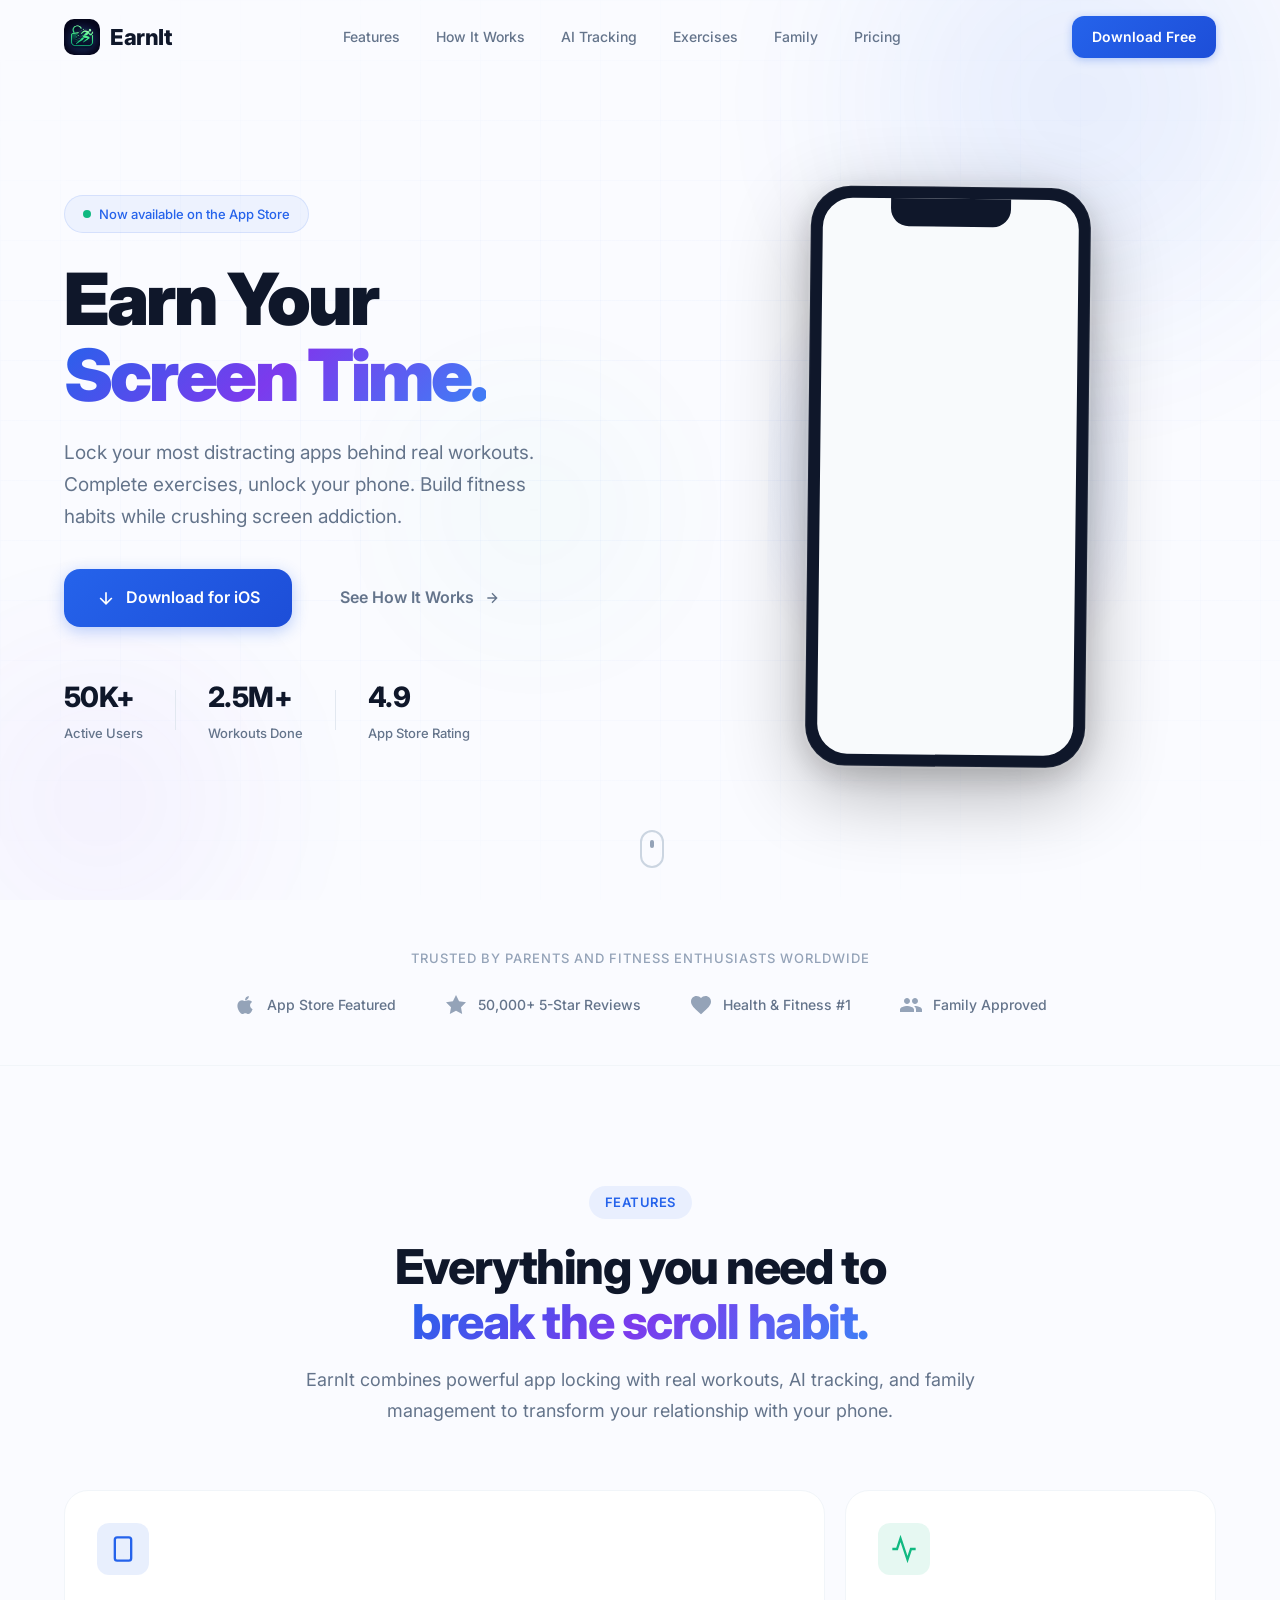
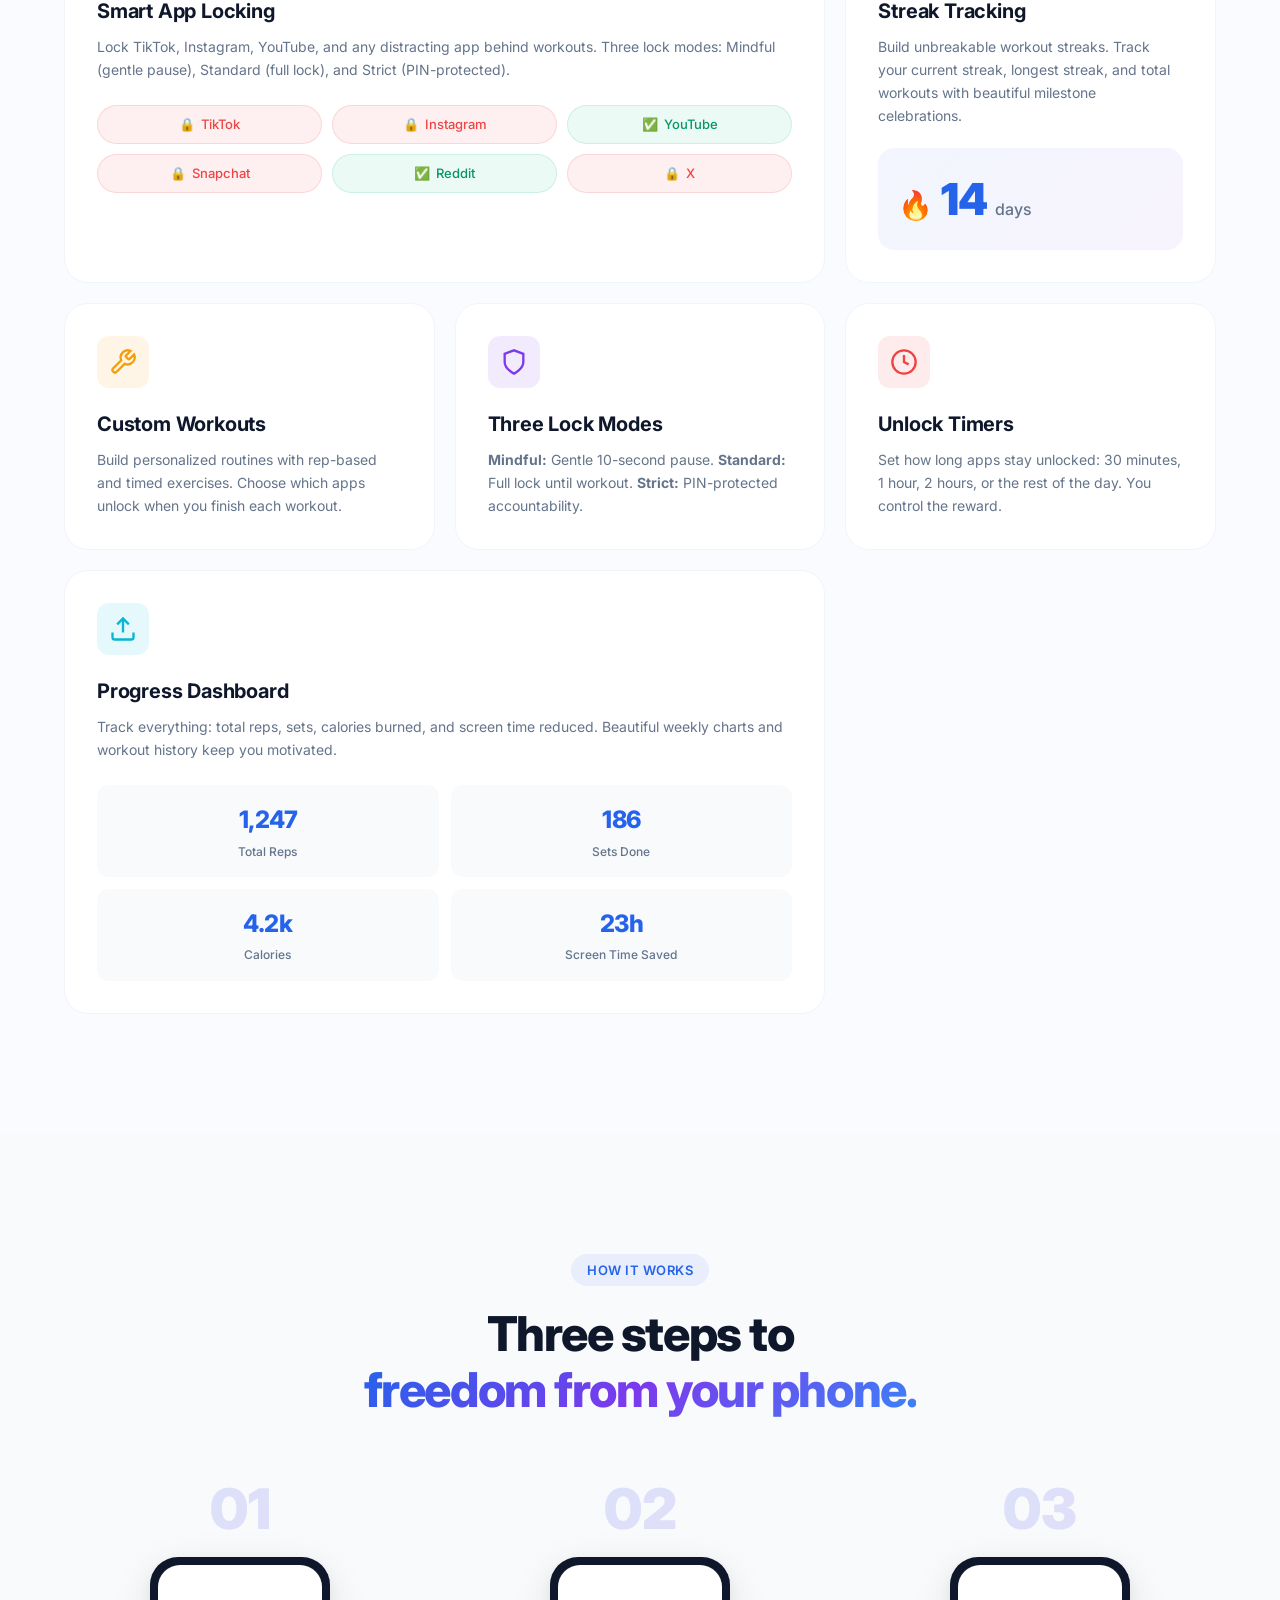
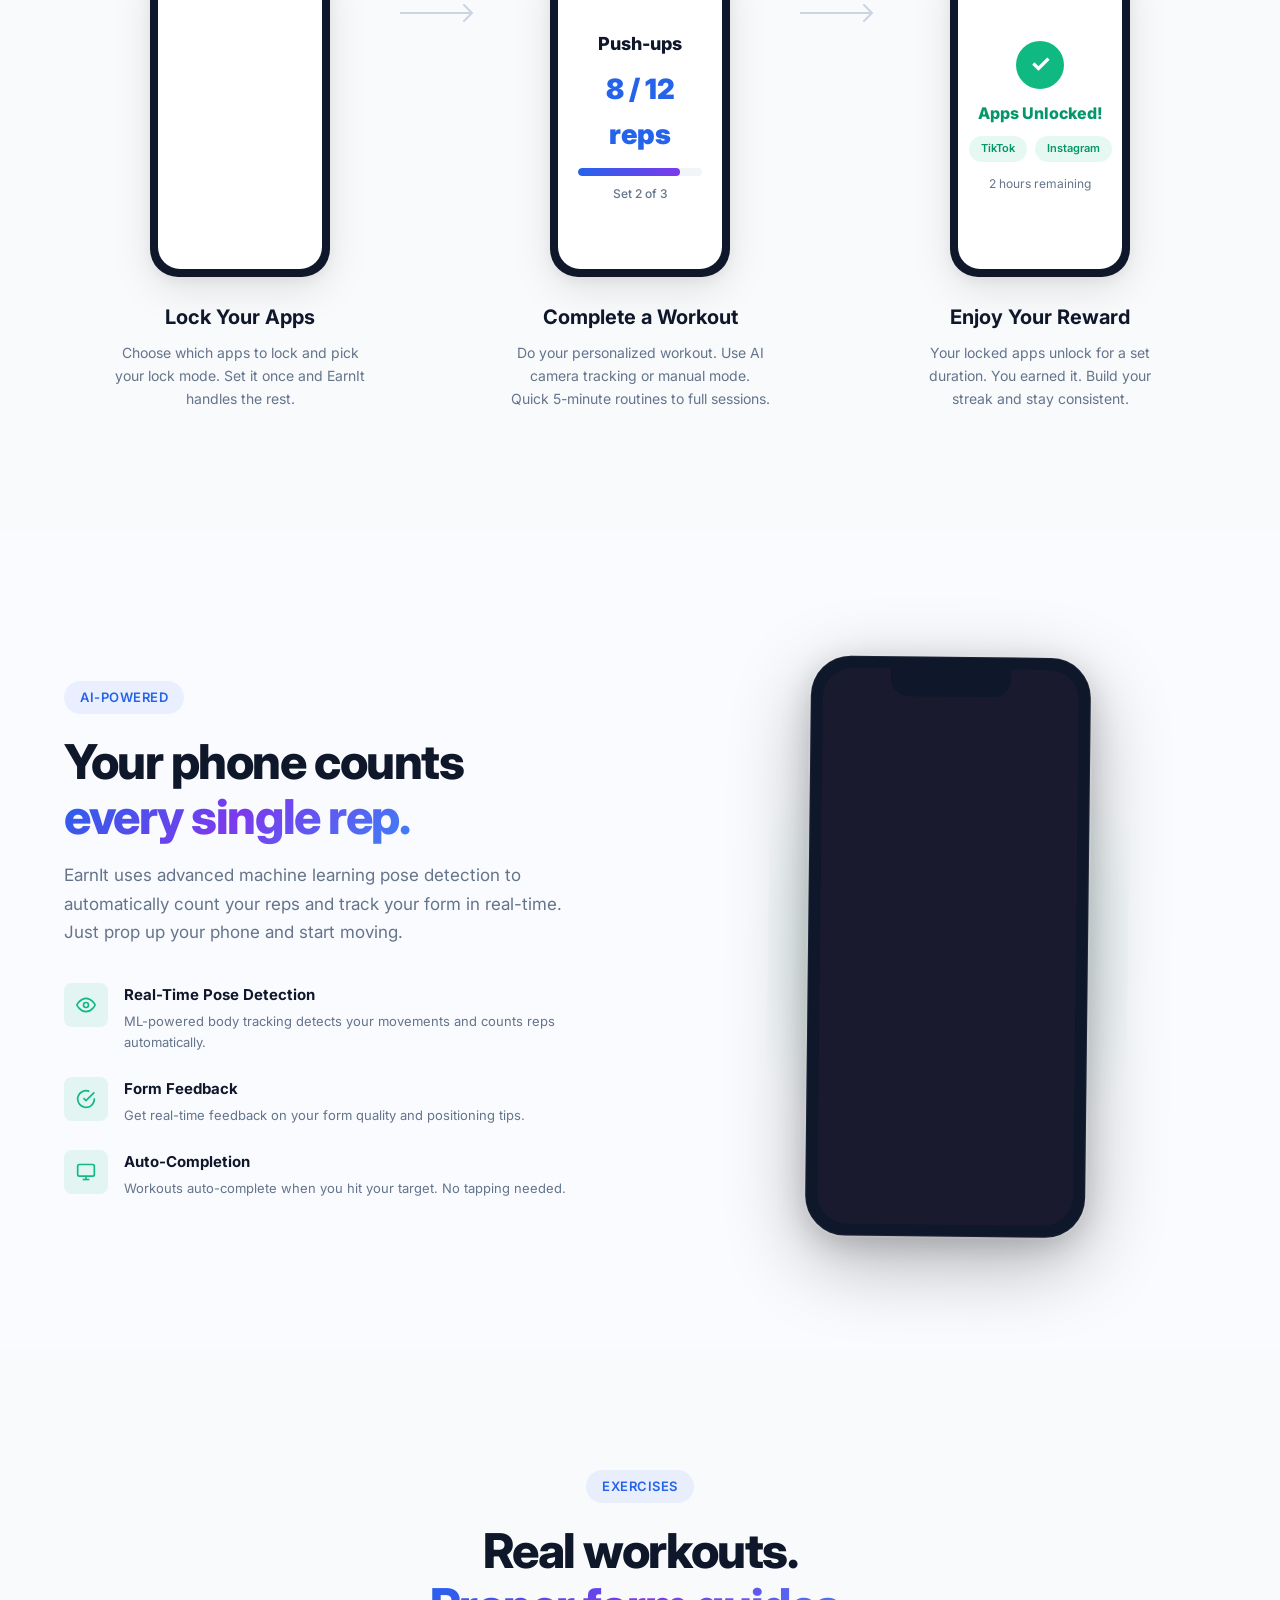
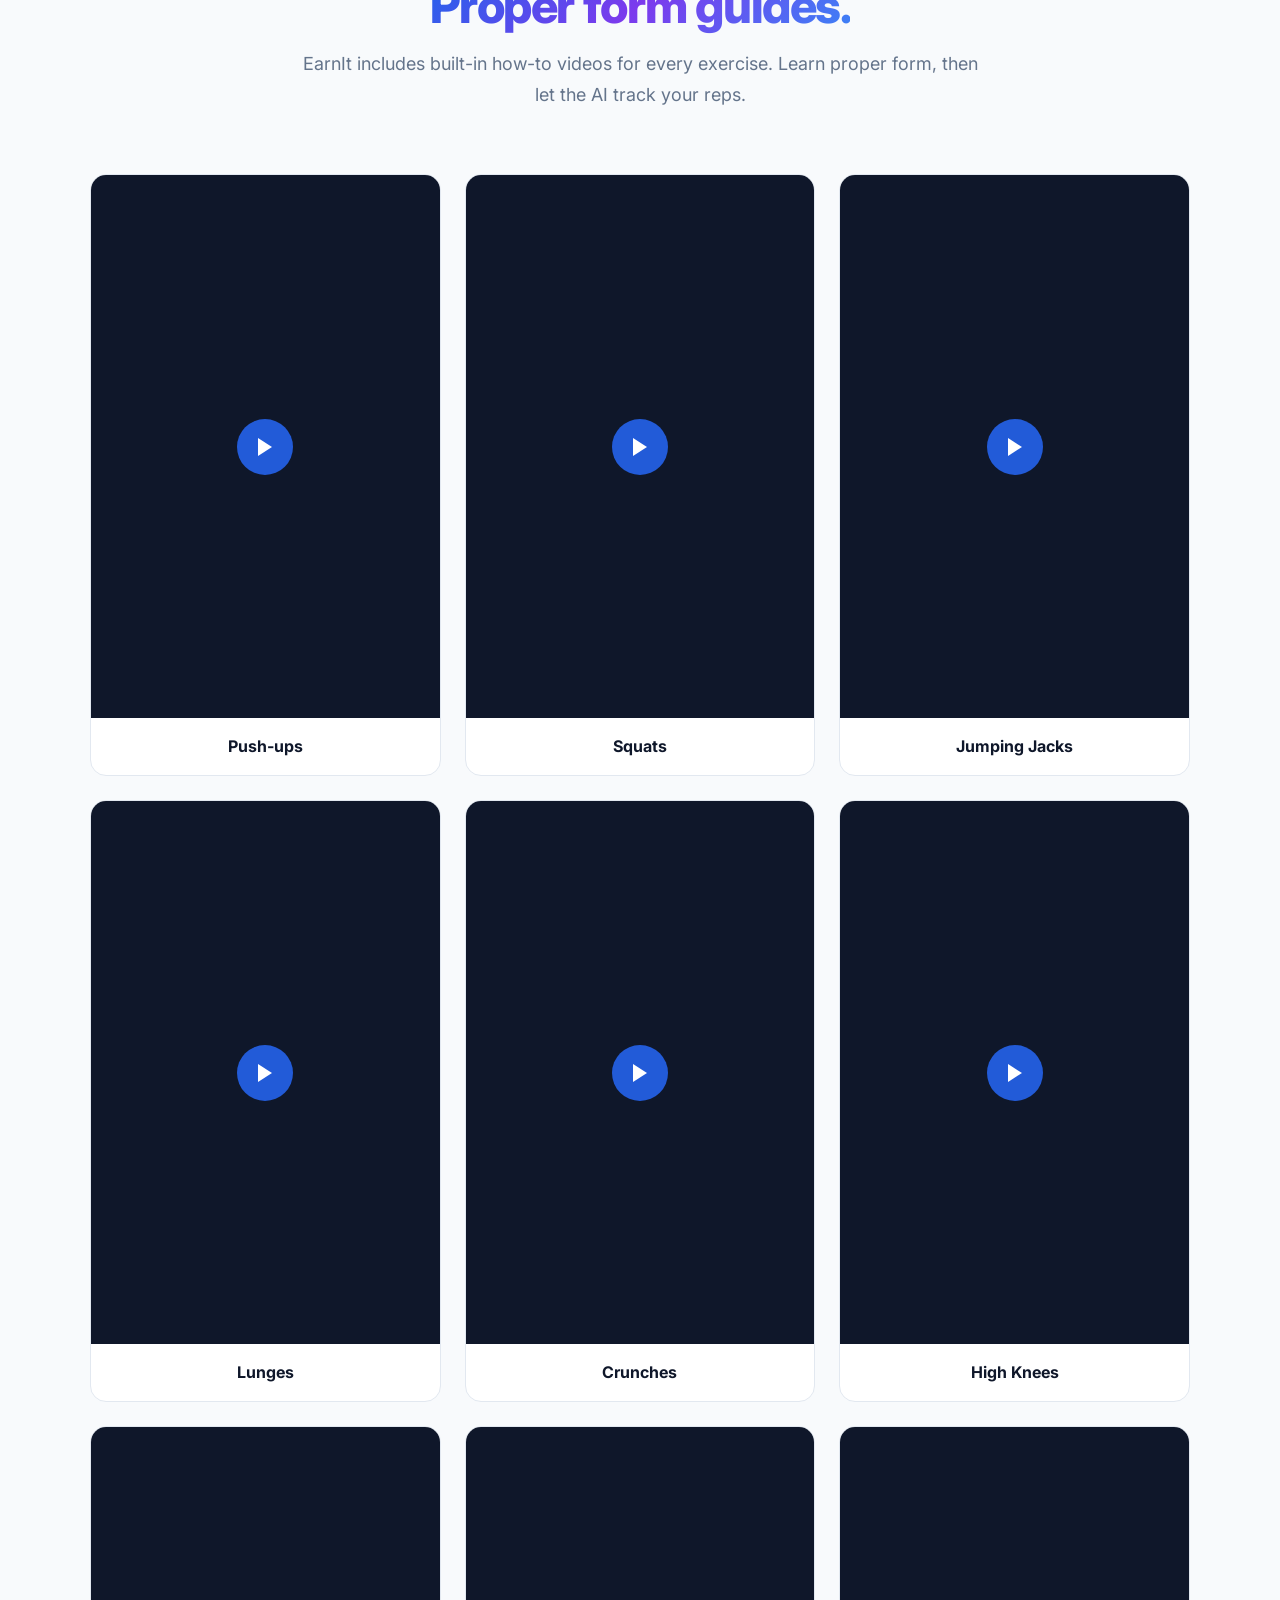
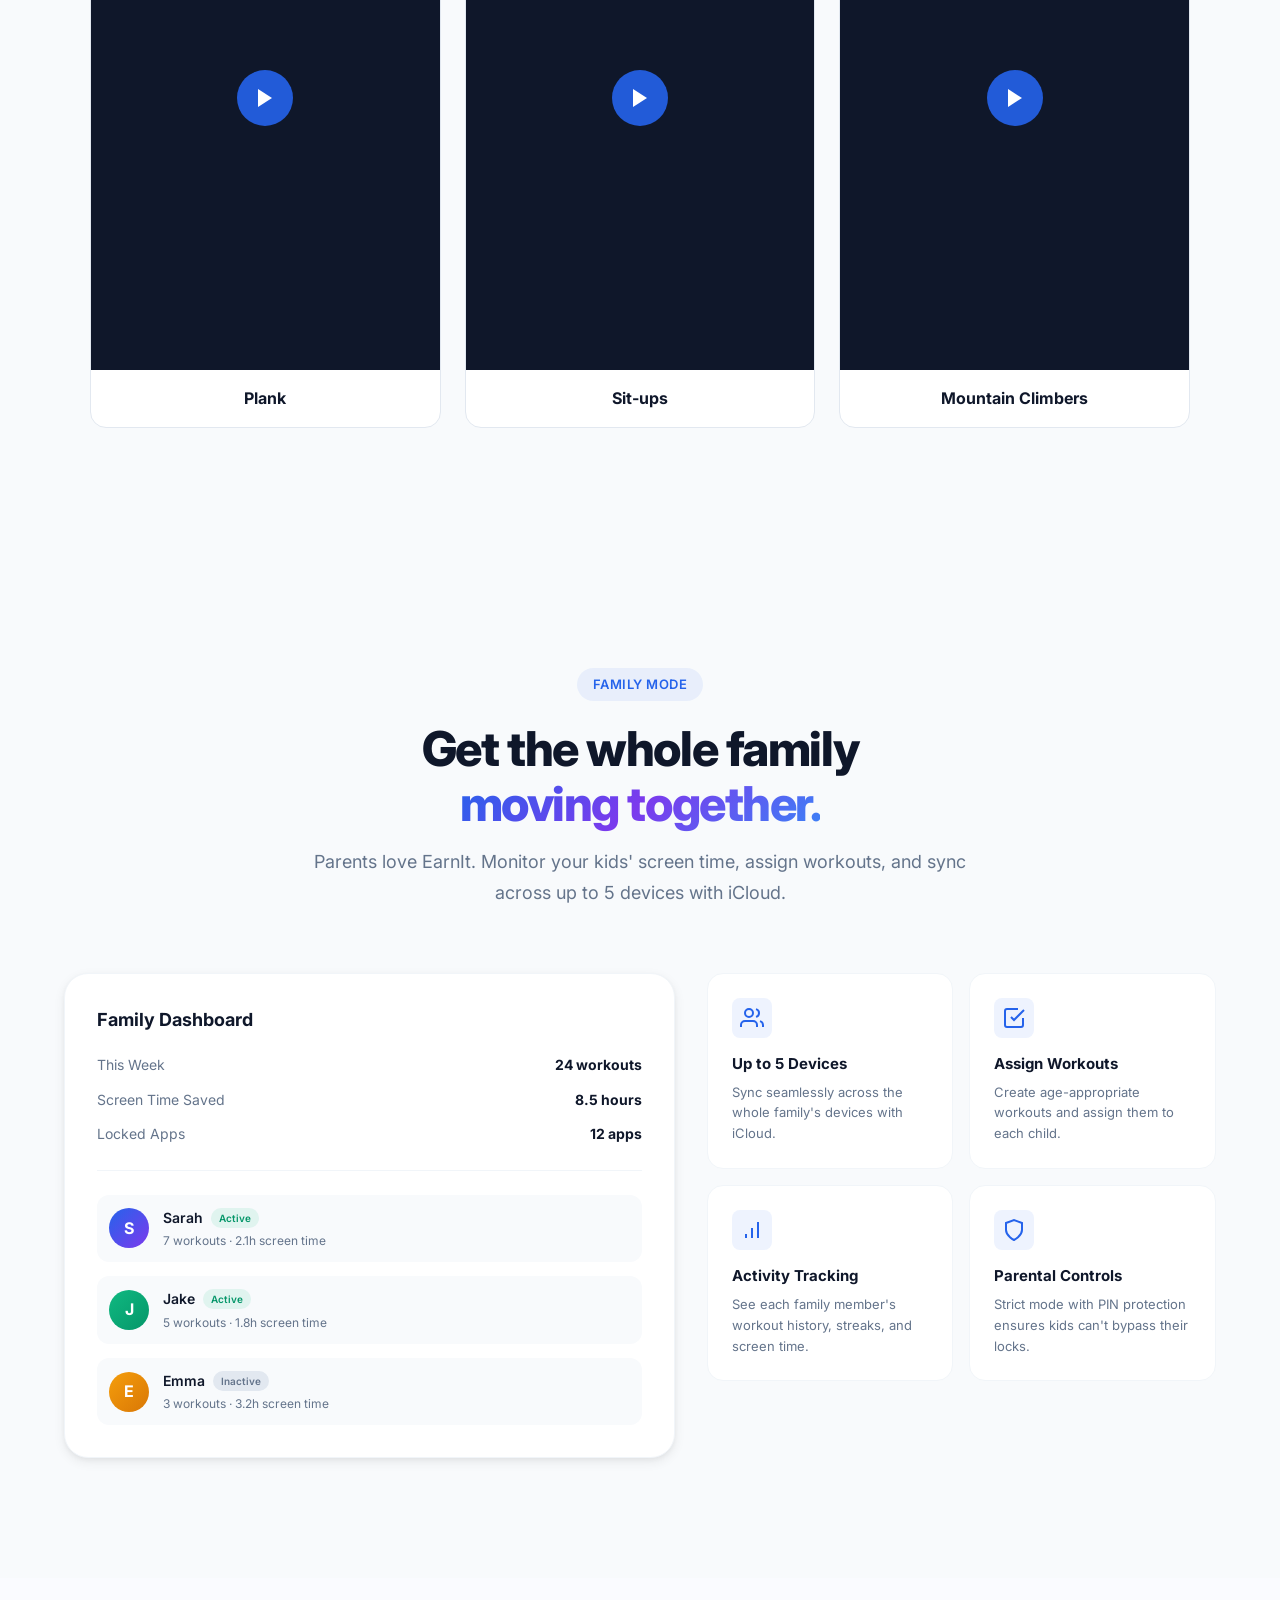
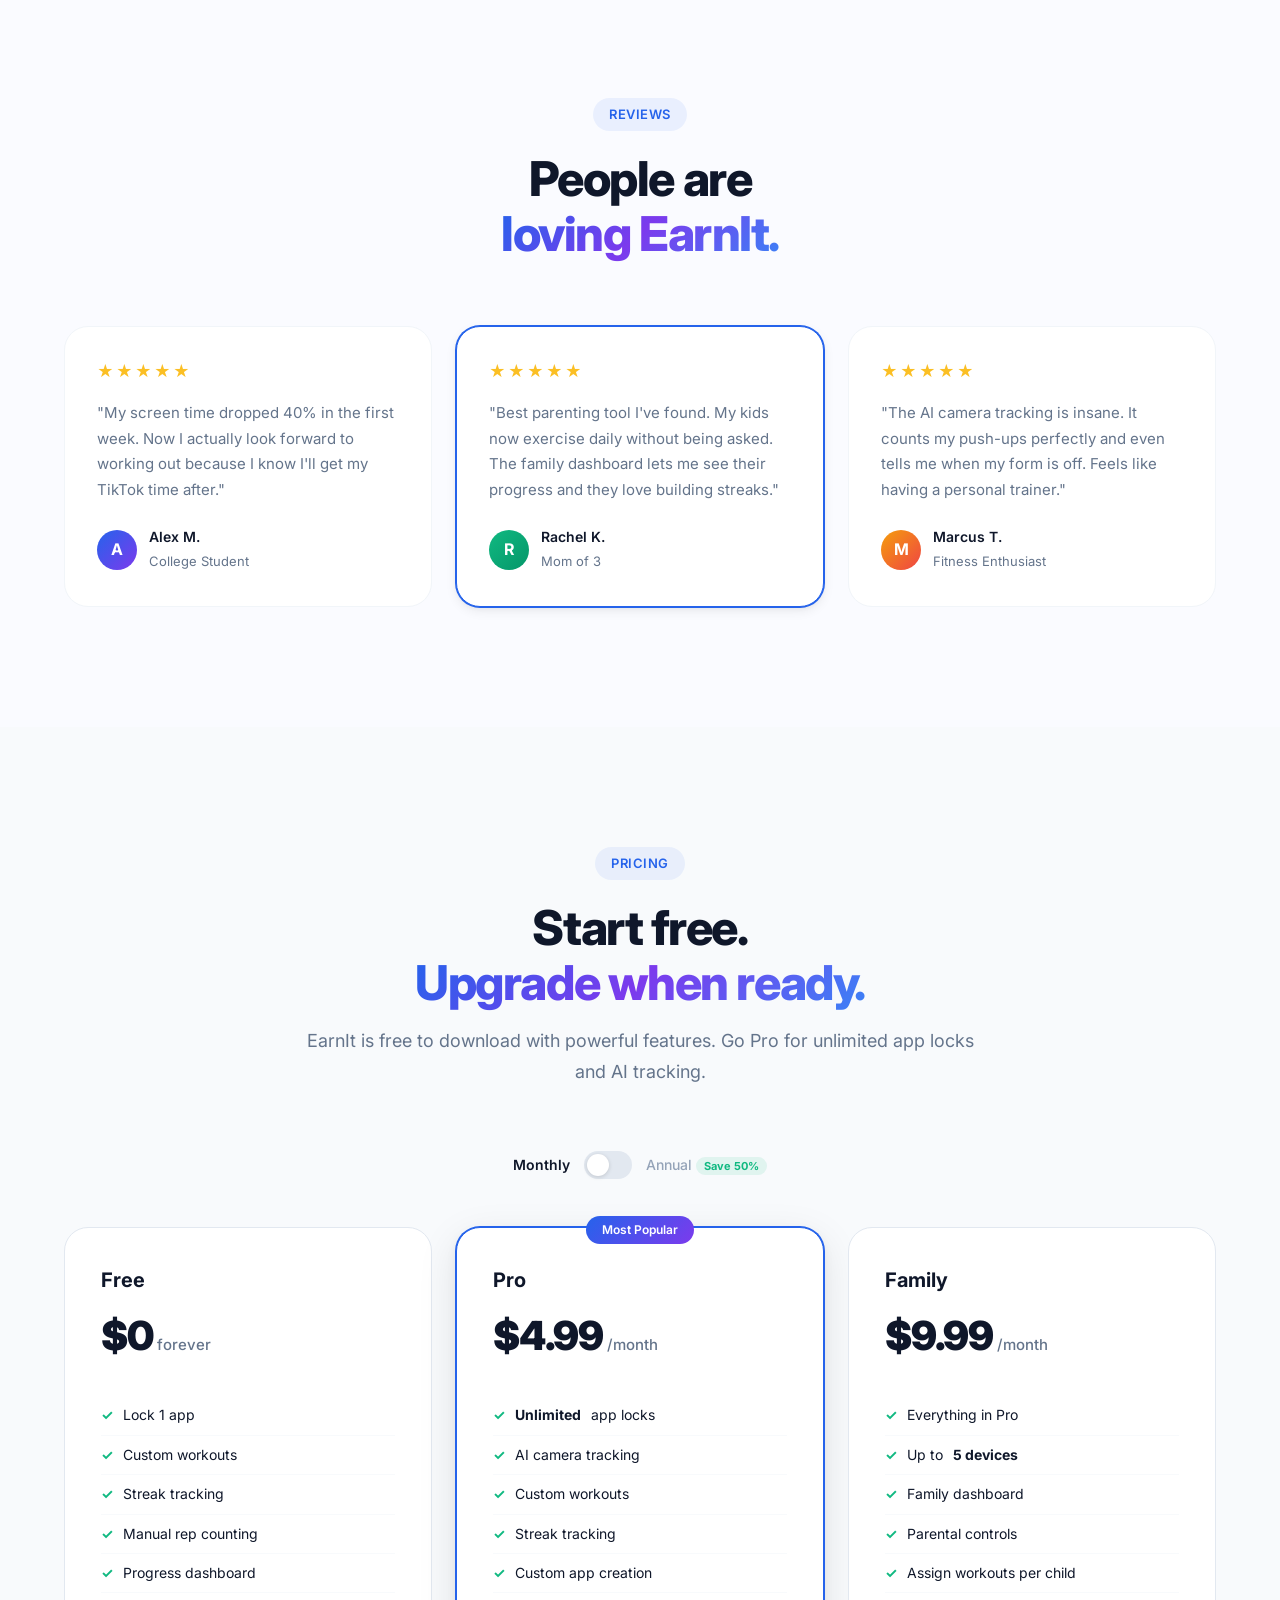
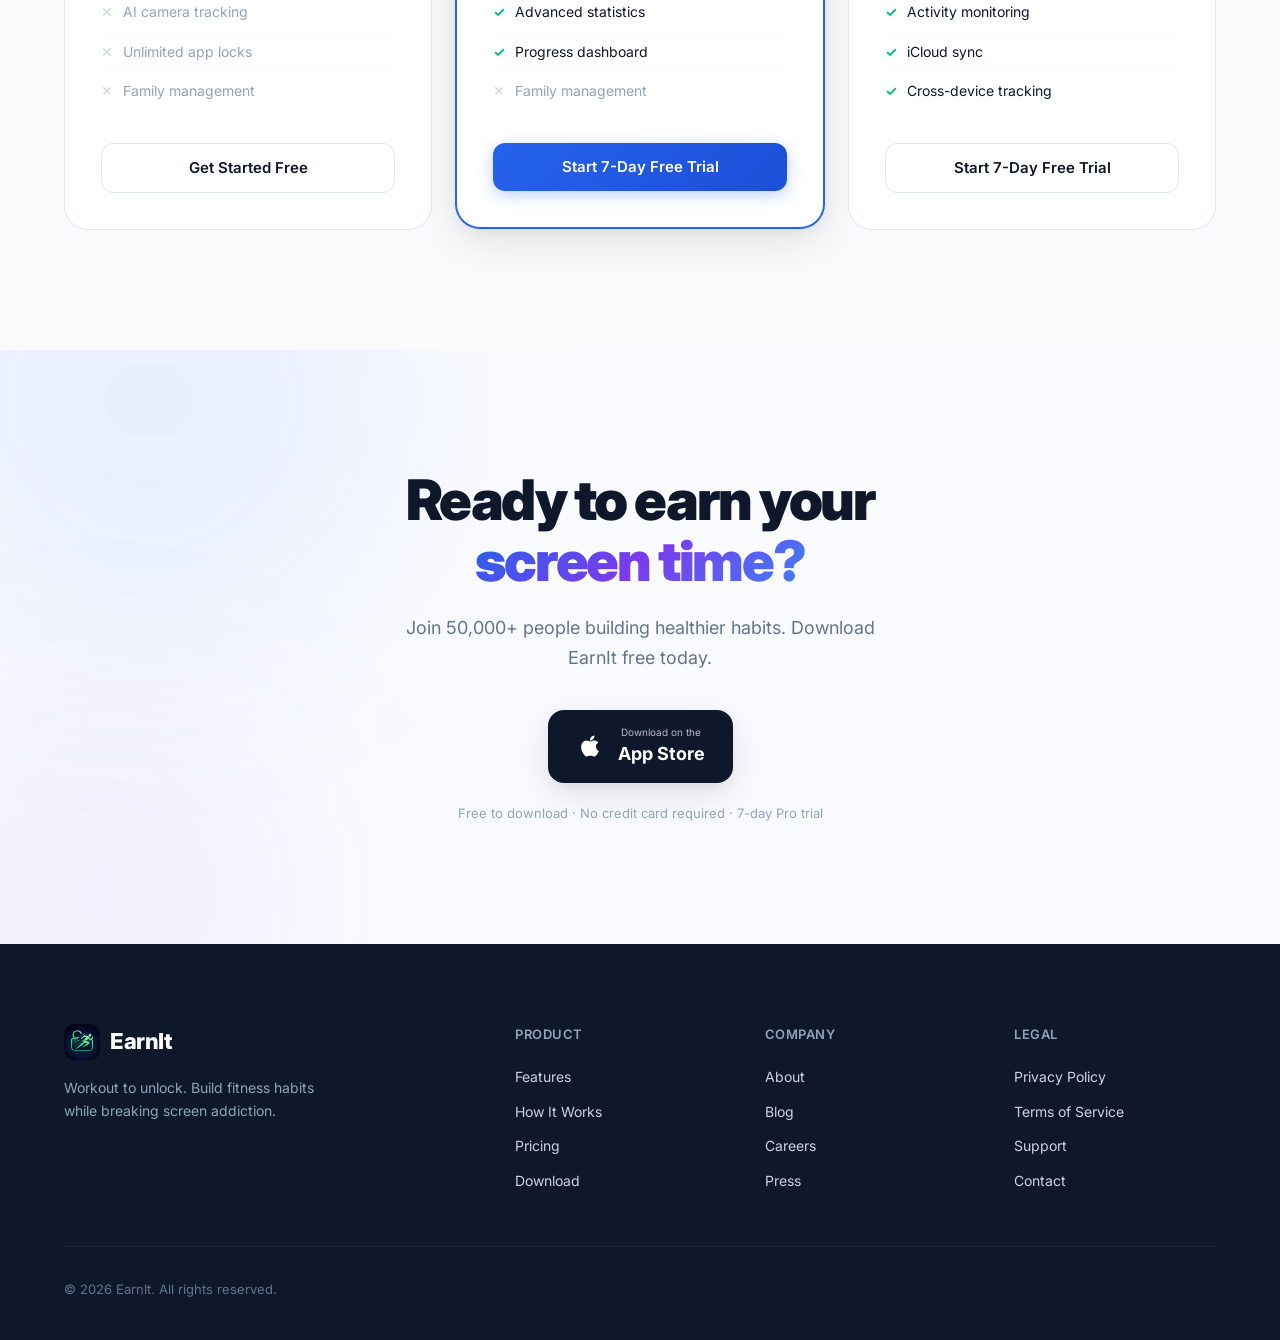
<file: index.html>
<!DOCTYPE html>
<html lang="en">
<head>
    <meta charset="UTF-8">
    <meta name="viewport" content="width=device-width, initial-scale=1.0">
    <title>EarnIt - Workout to Unlock Your Screen Time</title>
    <meta name="description" content="EarnIt transforms screen time into fitness motivation. Complete workouts to unlock your favorite apps. AI-powered pose detection, family management, and streak tracking.">
    <meta name="facebook-domain-verification" content="0tlsv6rp3xvr2057z1xq25v4c8hpdd" />
    <link rel="preconnect" href="https://fonts.googleapis.com">
    <link rel="preconnect" href="https://fonts.gstatic.com" crossorigin>
    <link href="https://fonts.googleapis.com/css2?family=Inter:wght@300;400;500;600;700;800;900&display=swap" rel="stylesheet">
    <link rel="stylesheet" href="styles.css">
    <link rel="icon" type="image/png" href="app-icon.png">
</head>
<body>
    <!-- Navigation -->
    <nav class="nav" id="nav">
        <div class="container nav-container">
            <a href="#" class="nav-logo">
                <img src="app-icon.png" alt="EarnIt" class="logo-icon-img">
                <span>EarnIt</span>
            </a>
            <div class="nav-links" id="navLinks">
                <a href="#features">Features</a>
                <a href="#how-it-works">How It Works</a>
                <a href="#ai-tracking">AI Tracking</a>
                <a href="#exercises">Exercises</a>
                <a href="#family">Family</a>
                <a href="#pricing">Pricing</a>
            </div>
            <a href="https://apps.apple.com/us/app/earnit-workout-to-unlock/id6760624453" class="nav-cta">Download Free</a>
            <button class="nav-toggle" id="navToggle" aria-label="Toggle menu">
                <span></span>
                <span></span>
                <span></span>
            </button>
        </div>
    </nav>

    <!-- Hero Section -->
    <section class="hero">
        <div class="hero-bg-effects">
            <div class="hero-gradient-orb orb-1"></div>
            <div class="hero-gradient-orb orb-2"></div>
            <div class="hero-gradient-orb orb-3"></div>
            <div class="hero-grid"></div>
        </div>
        <div class="container hero-container">
            <div class="hero-content">
                <div class="hero-badge">
                    <span class="badge-dot"></span>
                    Now available on the App Store
                </div>
                <h1 class="hero-title">
                    Earn Your
                    <span class="gradient-text">Screen Time.</span>
                </h1>
                <p class="hero-subtitle">
                    Lock your most distracting apps behind real workouts. Complete exercises, unlock your phone. Build fitness habits while crushing screen addiction.
                </p>
                <div class="hero-actions">
                    <a href="https://apps.apple.com/us/app/earnit-workout-to-unlock/id6760624453" class="btn btn-primary btn-lg">
                        <svg width="20" height="20" viewBox="0 0 24 24" fill="none" stroke="currentColor" stroke-width="2"><path d="M12 5v14M5 12l7 7 7-7"/></svg>
                        Download for iOS
                    </a>
                    <a href="#how-it-works" class="btn btn-ghost btn-lg">
                        See How It Works
                        <svg width="16" height="16" viewBox="0 0 24 24" fill="none" stroke="currentColor" stroke-width="2"><path d="M5 12h14M12 5l7 7-7 7"/></svg>
                    </a>
                </div>
                <div class="hero-stats">
                    <div class="hero-stat">
                        <span class="hero-stat-number" data-count="50000">0</span>
                        <span class="hero-stat-label">Active Users</span>
                    </div>
                    <div class="hero-stat-divider"></div>
                    <div class="hero-stat">
                        <span class="hero-stat-number" data-count="2500000">0</span>
                        <span class="hero-stat-label">Workouts Done</span>
                    </div>
                    <div class="hero-stat-divider"></div>
                    <div class="hero-stat">
                        <span class="hero-stat-number">4.9</span>
                        <span class="hero-stat-label">App Store Rating</span>
                    </div>
                </div>
            </div>
            <div class="hero-visual">
                <div class="phone-mockup">
                    <div class="phone-frame">
                        <div class="phone-notch"></div>
                        <div class="phone-screen">
                            <video class="phone-video" autoplay muted loop playsinline>
                                <source src="videos/onboarding-demo.mp4" type="video/mp4">
                            </video>
                        </div>
                    </div>
                    <div class="phone-glow"></div>
                </div>
            </div>
        </div>
        <div class="hero-scroll-indicator">
            <div class="scroll-arrow"></div>
        </div>
    </section>

    <!-- Logos / Social Proof -->
    <section class="social-proof">
        <div class="container">
            <p class="social-proof-text">Trusted by parents and fitness enthusiasts worldwide</p>
            <div class="social-proof-items">
                <div class="proof-item">
                    <svg width="24" height="24" viewBox="0 0 24 24" fill="currentColor"><path d="M17.05 20.28c-.98.95-2.05.8-3.08.35-1.09-.46-2.09-.48-3.24 0-1.44.62-2.2.44-3.06-.35C2.79 15.25 3.51 7.59 9.05 7.31c1.35.07 2.29.74 3.08.8 1.18-.24 2.31-.93 3.57-.84 1.51.12 2.65.72 3.4 1.8-3.12 1.87-2.38 5.98.48 7.13-.57 1.5-1.31 2.99-2.54 4.09zM12.03 7.25c-.15-2.23 1.66-4.07 3.74-4.25.29 2.58-2.34 4.5-3.74 4.25z"/></svg>
                    <span>App Store Featured</span>
                </div>
                <div class="proof-item">
                    <svg width="24" height="24" viewBox="0 0 24 24" fill="currentColor"><path d="M12 2l3.09 6.26L22 9.27l-5 4.87 1.18 6.88L12 17.77l-6.18 3.25L7 14.14 2 9.27l6.91-1.01L12 2z"/></svg>
                    <span>50,000+ 5-Star Reviews</span>
                </div>
                <div class="proof-item">
                    <svg width="24" height="24" viewBox="0 0 24 24" fill="currentColor"><path d="M12 21.35l-1.45-1.32C5.4 15.36 2 12.28 2 8.5 2 5.42 4.42 3 7.5 3c1.74 0 3.41.81 4.5 2.09C13.09 3.81 14.76 3 16.5 3 19.58 3 22 5.42 22 8.5c0 3.78-3.4 6.86-8.55 11.54L12 21.35z"/></svg>
                    <span>Health & Fitness #1</span>
                </div>
                <div class="proof-item">
                    <svg width="24" height="24" viewBox="0 0 24 24" fill="currentColor"><path d="M16 11c1.66 0 2.99-1.34 2.99-3S17.66 5 16 5c-1.66 0-3 1.34-3 3s1.34 3 3 3zm-8 0c1.66 0 2.99-1.34 2.99-3S9.66 5 8 5C6.34 5 5 6.34 5 8s1.34 3 3 3zm0 2c-2.33 0-7 1.17-7 3.5V19h14v-2.5c0-2.33-4.67-3.5-7-3.5zm8 0c-.29 0-.62.02-.97.05 1.16.84 1.97 1.97 1.97 3.45V19h6v-2.5c0-2.33-4.67-3.5-7-3.5z"/></svg>
                    <span>Family Approved</span>
                </div>
            </div>
        </div>
    </section>

    <!-- Features Section -->
    <section class="features" id="features">
        <div class="container">
            <div class="section-header">
                <span class="section-tag">Features</span>
                <h2 class="section-title">Everything you need to<br><span class="gradient-text">break the scroll habit.</span></h2>
                <p class="section-subtitle">EarnIt combines powerful app locking with real workouts, AI tracking, and family management to transform your relationship with your phone.</p>
            </div>

            <div class="features-grid">
                <div class="feature-card feature-card-large">
                    <div class="feature-card-icon blue">
                        <svg width="28" height="28" viewBox="0 0 24 24" fill="none" stroke="currentColor" stroke-width="2"><rect x="5" y="2" width="14" height="20" rx="2" ry="2"/><line x1="12" y1="18" x2="12.01" y2="18"/></svg>
                    </div>
                    <h3>Smart App Locking</h3>
                    <p>Lock TikTok, Instagram, YouTube, and any distracting app behind workouts. Three lock modes: Mindful (gentle pause), Standard (full lock), and Strict (PIN-protected).</p>
                    <div class="feature-visual app-lock-visual">
                        <div class="lock-demo">
                            <div class="lock-app-row">
                                <div class="lock-app-pill locked">
                                    <span>🔒</span> TikTok
                                </div>
                                <div class="lock-app-pill locked">
                                    <span>🔒</span> Instagram
                                </div>
                                <div class="lock-app-pill unlocked">
                                    <span>✅</span> YouTube
                                </div>
                            </div>
                            <div class="lock-app-row">
                                <div class="lock-app-pill locked">
                                    <span>🔒</span> Snapchat
                                </div>
                                <div class="lock-app-pill unlocked">
                                    <span>✅</span> Reddit
                                </div>
                                <div class="lock-app-pill locked">
                                    <span>🔒</span> X
                                </div>
                            </div>
                        </div>
                    </div>
                </div>

                <div class="feature-card">
                    <div class="feature-card-icon green">
                        <svg width="28" height="28" viewBox="0 0 24 24" fill="none" stroke="currentColor" stroke-width="2"><path d="M22 12h-4l-3 9L9 3l-3 9H2"/></svg>
                    </div>
                    <h3>Streak Tracking</h3>
                    <p>Build unbreakable workout streaks. Track your current streak, longest streak, and total workouts with beautiful milestone celebrations.</p>
                    <div class="feature-mini-visual">
                        <div class="streak-display">
                            <span class="streak-fire">🔥</span>
                            <span class="streak-num">14</span>
                            <span class="streak-text">days</span>
                        </div>
                    </div>
                </div>

                <div class="feature-card">
                    <div class="feature-card-icon orange">
                        <svg width="28" height="28" viewBox="0 0 24 24" fill="none" stroke="currentColor" stroke-width="2"><path d="M14.7 6.3a1 1 0 0 0 0 1.4l1.6 1.6a1 1 0 0 0 1.4 0l3.77-3.77a6 6 0 0 1-7.94 7.94l-6.91 6.91a2.12 2.12 0 0 1-3-3l6.91-6.91a6 6 0 0 1 7.94-7.94l-3.76 3.76z"/></svg>
                    </div>
                    <h3>Custom Workouts</h3>
                    <p>Build personalized routines with rep-based and timed exercises. Choose which apps unlock when you finish each workout.</p>
                </div>

                <div class="feature-card">
                    <div class="feature-card-icon purple">
                        <svg width="28" height="28" viewBox="0 0 24 24" fill="none" stroke="currentColor" stroke-width="2"><path d="M12 22s8-4 8-10V5l-8-3-8 3v7c0 6 8 10 8 10z"/></svg>
                    </div>
                    <h3>Three Lock Modes</h3>
                    <p><strong>Mindful:</strong> Gentle 10-second pause. <strong>Standard:</strong> Full lock until workout. <strong>Strict:</strong> PIN-protected accountability.</p>
                </div>

                <div class="feature-card">
                    <div class="feature-card-icon red">
                        <svg width="28" height="28" viewBox="0 0 24 24" fill="none" stroke="currentColor" stroke-width="2"><circle cx="12" cy="12" r="10"/><polyline points="12 6 12 12 16 14"/></svg>
                    </div>
                    <h3>Unlock Timers</h3>
                    <p>Set how long apps stay unlocked: 30 minutes, 1 hour, 2 hours, or the rest of the day. You control the reward.</p>
                </div>

                <div class="feature-card feature-card-large">
                    <div class="feature-card-icon teal">
                        <svg width="28" height="28" viewBox="0 0 24 24" fill="none" stroke="currentColor" stroke-width="2"><path d="M21 15v4a2 2 0 0 1-2 2H5a2 2 0 0 1-2-2v-4"/><polyline points="17 8 12 3 7 8"/><line x1="12" y1="3" x2="12" y2="15"/></svg>
                    </div>
                    <h3>Progress Dashboard</h3>
                    <p>Track everything: total reps, sets, calories burned, and screen time reduced. Beautiful weekly charts and workout history keep you motivated.</p>
                    <div class="feature-visual stats-visual">
                        <div class="stats-grid-demo">
                            <div class="stat-box">
                                <div class="stat-val">1,247</div>
                                <div class="stat-lbl">Total Reps</div>
                            </div>
                            <div class="stat-box">
                                <div class="stat-val">186</div>
                                <div class="stat-lbl">Sets Done</div>
                            </div>
                            <div class="stat-box">
                                <div class="stat-val">4.2k</div>
                                <div class="stat-lbl">Calories</div>
                            </div>
                            <div class="stat-box">
                                <div class="stat-val">23h</div>
                                <div class="stat-lbl">Screen Time Saved</div>
                            </div>
                        </div>
                    </div>
                </div>
            </div>
        </div>
    </section>

    <!-- How It Works -->
    <section class="how-it-works" id="how-it-works">
        <div class="container">
            <div class="section-header">
                <span class="section-tag">How It Works</span>
                <h2 class="section-title">Three steps to<br><span class="gradient-text">freedom from your phone.</span></h2>
            </div>
            <div class="steps">
                <div class="step">
                    <div class="step-number">01</div>
                    <div class="step-visual">
                        <div class="step-phone">
                            <div class="step-screen">
                                <video class="step-video" autoplay muted loop playsinline>
                                    <source src="videos/block-apps.mp4" type="video/mp4">
                                </video>
                            </div>
                        </div>
                    </div>
                    <h3>Lock Your Apps</h3>
                    <p>Choose which apps to lock and pick your lock mode. Set it once and EarnIt handles the rest.</p>
                </div>
                <div class="step-connector">
                    <svg width="80" height="24" viewBox="0 0 80 24"><path d="M0 12h72M64 4l8 8-8 8" fill="none" stroke="currentColor" stroke-width="2" stroke-linecap="round"/></svg>
                </div>
                <div class="step">
                    <div class="step-number">02</div>
                    <div class="step-visual">
                        <div class="step-phone">
                            <div class="step-screen">
                                <div class="workout-screen-demo">
                                    <div class="workout-exercise">Push-ups</div>
                                    <div class="workout-reps">8 / 12 reps</div>
                                    <div class="workout-progress-bar">
                                        <div class="workout-progress-fill" style="width: 66%"></div>
                                    </div>
                                    <div class="workout-set-info">Set 2 of 3</div>
                                </div>
                            </div>
                        </div>
                    </div>
                    <h3>Complete a Workout</h3>
                    <p>Do your personalized workout. Use AI camera tracking or manual mode. Quick 5-minute routines to full sessions.</p>
                </div>
                <div class="step-connector">
                    <svg width="80" height="24" viewBox="0 0 80 24"><path d="M0 12h72M64 4l8 8-8 8" fill="none" stroke="currentColor" stroke-width="2" stroke-linecap="round"/></svg>
                </div>
                <div class="step">
                    <div class="step-number">03</div>
                    <div class="step-visual">
                        <div class="step-phone">
                            <div class="step-screen">
                                <div class="unlock-screen-demo">
                                    <div class="unlock-check">✓</div>
                                    <div class="unlock-title">Apps Unlocked!</div>
                                    <div class="unlock-apps">
                                        <span>TikTok</span>
                                        <span>Instagram</span>
                                    </div>
                                    <div class="unlock-timer">2 hours remaining</div>
                                </div>
                            </div>
                        </div>
                    </div>
                    <h3>Enjoy Your Reward</h3>
                    <p>Your locked apps unlock for a set duration. You earned it. Build your streak and stay consistent.</p>
                </div>
            </div>
        </div>
    </section>

    <!-- AI Camera Section -->
    <section class="ai-section" id="ai-tracking">
        <div class="container">
            <div class="ai-grid">
                <div class="ai-content">
                    <span class="section-tag">AI-Powered</span>
                    <h2 class="section-title">Your phone counts<br><span class="gradient-text">every single rep.</span></h2>
                    <p class="ai-description">
                        EarnIt uses advanced machine learning pose detection to automatically count your reps and track your form in real-time. Just prop up your phone and start moving.
                    </p>
                    <div class="ai-features">
                        <div class="ai-feature">
                            <div class="ai-feature-icon">
                                <svg width="20" height="20" viewBox="0 0 24 24" fill="none" stroke="currentColor" stroke-width="2"><path d="M1 12s4-8 11-8 11 8 11 8-4 8-11 8-11-8-11-8z"/><circle cx="12" cy="12" r="3"/></svg>
                            </div>
                            <div>
                                <h4>Real-Time Pose Detection</h4>
                                <p>ML-powered body tracking detects your movements and counts reps automatically.</p>
                            </div>
                        </div>
                        <div class="ai-feature">
                            <div class="ai-feature-icon">
                                <svg width="20" height="20" viewBox="0 0 24 24" fill="none" stroke="currentColor" stroke-width="2"><path d="M22 11.08V12a10 10 0 1 1-5.93-9.14"/><polyline points="22 4 12 14.01 9 11.01"/></svg>
                            </div>
                            <div>
                                <h4>Form Feedback</h4>
                                <p>Get real-time feedback on your form quality and positioning tips.</p>
                            </div>
                        </div>
                        <div class="ai-feature">
                            <div class="ai-feature-icon">
                                <svg width="20" height="20" viewBox="0 0 24 24" fill="none" stroke="currentColor" stroke-width="2"><rect x="2" y="3" width="20" height="14" rx="2" ry="2"/><line x1="8" y1="21" x2="16" y2="21"/><line x1="12" y1="17" x2="12" y2="21"/></svg>
                            </div>
                            <div>
                                <h4>Auto-Completion</h4>
                                <p>Workouts auto-complete when you hit your target. No tapping needed.</p>
                            </div>
                        </div>
                    </div>
                </div>
                <div class="ai-visual">
                    <div class="ai-phone">
                        <div class="phone-frame">
                            <div class="phone-notch"></div>
                            <div class="phone-screen ai-screen">
                                <video class="phone-video" autoplay muted loop playsinline>
                                    <source src="videos/pushups.mp4" type="video/mp4">
                                </video>
                            </div>
                        </div>
                        <div class="phone-glow green-glow"></div>
                    </div>
                </div>
            </div>
        </div>
    </section>

    <!-- Exercises Section -->
    <section class="exercises-section" id="exercises">
        <div class="container">
            <div class="section-header">
                <span class="section-tag">Exercises</span>
                <h2 class="section-title">Real workouts.<br><span class="gradient-text">Proper form guides.</span></h2>
                <p class="section-subtitle">EarnIt includes built-in how-to videos for every exercise. Learn proper form, then let the AI track your reps.</p>
            </div>
            <div class="exercises-grid">
                <div class="exercise-card">
                    <div class="exercise-video-wrapper">
                        <video class="exercise-video" muted loop playsinline preload="metadata">
                            <source src="videos/pushups.mp4" type="video/mp4">
                        </video>
                        <div class="exercise-play-btn">
                            <svg width="24" height="24" viewBox="0 0 24 24" fill="white"><polygon points="5,3 19,12 5,21"/></svg>
                        </div>
                    </div>
                    <h4>Push-ups</h4>
                </div>
                <div class="exercise-card">
                    <div class="exercise-video-wrapper">
                        <video class="exercise-video" muted loop playsinline preload="metadata">
                            <source src="videos/squats.mp4" type="video/mp4">
                        </video>
                        <div class="exercise-play-btn">
                            <svg width="24" height="24" viewBox="0 0 24 24" fill="white"><polygon points="5,3 19,12 5,21"/></svg>
                        </div>
                    </div>
                    <h4>Squats</h4>
                </div>
                <div class="exercise-card">
                    <div class="exercise-video-wrapper">
                        <video class="exercise-video" muted loop playsinline preload="metadata">
                            <source src="videos/jumping-jacks.mp4" type="video/mp4">
                        </video>
                        <div class="exercise-play-btn">
                            <svg width="24" height="24" viewBox="0 0 24 24" fill="white"><polygon points="5,3 19,12 5,21"/></svg>
                        </div>
                    </div>
                    <h4>Jumping Jacks</h4>
                </div>
                <div class="exercise-card">
                    <div class="exercise-video-wrapper">
                        <video class="exercise-video" muted loop playsinline preload="metadata">
                            <source src="videos/lunges.mp4" type="video/mp4">
                        </video>
                        <div class="exercise-play-btn">
                            <svg width="24" height="24" viewBox="0 0 24 24" fill="white"><polygon points="5,3 19,12 5,21"/></svg>
                        </div>
                    </div>
                    <h4>Lunges</h4>
                </div>
                <div class="exercise-card">
                    <div class="exercise-video-wrapper">
                        <video class="exercise-video" muted loop playsinline preload="metadata">
                            <source src="videos/crunches.mp4" type="video/mp4">
                        </video>
                        <div class="exercise-play-btn">
                            <svg width="24" height="24" viewBox="0 0 24 24" fill="white"><polygon points="5,3 19,12 5,21"/></svg>
                        </div>
                    </div>
                    <h4>Crunches</h4>
                </div>
                <div class="exercise-card">
                    <div class="exercise-video-wrapper">
                        <video class="exercise-video" muted loop playsinline preload="metadata">
                            <source src="videos/high-knees.mp4" type="video/mp4">
                        </video>
                        <div class="exercise-play-btn">
                            <svg width="24" height="24" viewBox="0 0 24 24" fill="white"><polygon points="5,3 19,12 5,21"/></svg>
                        </div>
                    </div>
                    <h4>High Knees</h4>
                </div>
                <div class="exercise-card">
                    <div class="exercise-video-wrapper">
                        <video class="exercise-video" muted loop playsinline preload="metadata">
                            <source src="videos/plank.mp4" type="video/mp4">
                        </video>
                        <div class="exercise-play-btn">
                            <svg width="24" height="24" viewBox="0 0 24 24" fill="white"><polygon points="5,3 19,12 5,21"/></svg>
                        </div>
                    </div>
                    <h4>Plank</h4>
                </div>
                <div class="exercise-card">
                    <div class="exercise-video-wrapper">
                        <video class="exercise-video" muted loop playsinline preload="metadata">
                            <source src="videos/situps.mp4" type="video/mp4">
                        </video>
                        <div class="exercise-play-btn">
                            <svg width="24" height="24" viewBox="0 0 24 24" fill="white"><polygon points="5,3 19,12 5,21"/></svg>
                        </div>
                    </div>
                    <h4>Sit-ups</h4>
                </div>
                <div class="exercise-card">
                    <div class="exercise-video-wrapper">
                        <video class="exercise-video" muted loop playsinline preload="metadata">
                            <source src="videos/mountain-climber.mp4" type="video/mp4">
                        </video>
                        <div class="exercise-play-btn">
                            <svg width="24" height="24" viewBox="0 0 24 24" fill="white"><polygon points="5,3 19,12 5,21"/></svg>
                        </div>
                    </div>
                    <h4>Mountain Climbers</h4>
                </div>
            </div>
        </div>
    </section>

    <!-- Family Section -->
    <section class="family-section" id="family">
        <div class="container">
            <div class="section-header">
                <span class="section-tag">Family Mode</span>
                <h2 class="section-title">Get the whole family<br><span class="gradient-text">moving together.</span></h2>
                <p class="section-subtitle">Parents love EarnIt. Monitor your kids' screen time, assign workouts, and sync across up to 5 devices with iCloud.</p>
            </div>
            <div class="family-grid">
                <div class="family-card">
                    <div class="family-card-header">
                        <h3>Family Dashboard</h3>
                    </div>
                    <div class="family-demo">
                        <div class="family-overview">
                            <div class="family-stat-row">
                                <span>This Week</span>
                                <strong>24 workouts</strong>
                            </div>
                            <div class="family-stat-row">
                                <span>Screen Time Saved</span>
                                <strong>8.5 hours</strong>
                            </div>
                            <div class="family-stat-row">
                                <span>Locked Apps</span>
                                <strong>12 apps</strong>
                            </div>
                        </div>
                        <div class="family-members-demo">
                            <div class="family-member">
                                <div class="member-avatar" style="background: linear-gradient(135deg, #2563EB, #7C3AED)">S</div>
                                <div class="member-info">
                                    <div class="member-name">Sarah <span class="member-badge active">Active</span></div>
                                    <div class="member-stats">7 workouts  ·  2.1h screen time</div>
                                </div>
                            </div>
                            <div class="family-member">
                                <div class="member-avatar" style="background: linear-gradient(135deg, #10B981, #059669)">J</div>
                                <div class="member-info">
                                    <div class="member-name">Jake <span class="member-badge active">Active</span></div>
                                    <div class="member-stats">5 workouts  ·  1.8h screen time</div>
                                </div>
                            </div>
                            <div class="family-member">
                                <div class="member-avatar" style="background: linear-gradient(135deg, #F59E0B, #D97706)">E</div>
                                <div class="member-info">
                                    <div class="member-name">Emma <span class="member-badge">Inactive</span></div>
                                    <div class="member-stats">3 workouts  ·  3.2h screen time</div>
                                </div>
                            </div>
                        </div>
                    </div>
                </div>
                <div class="family-features">
                    <div class="family-feature-card">
                        <div class="ff-icon">
                            <svg width="24" height="24" viewBox="0 0 24 24" fill="none" stroke="currentColor" stroke-width="2"><path d="M17 21v-2a4 4 0 0 0-4-4H5a4 4 0 0 0-4 4v2"/><circle cx="9" cy="7" r="4"/><path d="M23 21v-2a4 4 0 0 0-3-3.87"/><path d="M16 3.13a4 4 0 0 1 0 7.75"/></svg>
                        </div>
                        <h4>Up to 5 Devices</h4>
                        <p>Sync seamlessly across the whole family's devices with iCloud.</p>
                    </div>
                    <div class="family-feature-card">
                        <div class="ff-icon">
                            <svg width="24" height="24" viewBox="0 0 24 24" fill="none" stroke="currentColor" stroke-width="2"><path d="M9 11l3 3L22 4"/><path d="M21 12v7a2 2 0 0 1-2 2H5a2 2 0 0 1-2-2V5a2 2 0 0 1 2-2h11"/></svg>
                        </div>
                        <h4>Assign Workouts</h4>
                        <p>Create age-appropriate workouts and assign them to each child.</p>
                    </div>
                    <div class="family-feature-card">
                        <div class="ff-icon">
                            <svg width="24" height="24" viewBox="0 0 24 24" fill="none" stroke="currentColor" stroke-width="2"><path d="M12 20V10"/><path d="M18 20V4"/><path d="M6 20v-4"/></svg>
                        </div>
                        <h4>Activity Tracking</h4>
                        <p>See each family member's workout history, streaks, and screen time.</p>
                    </div>
                    <div class="family-feature-card">
                        <div class="ff-icon">
                            <svg width="24" height="24" viewBox="0 0 24 24" fill="none" stroke="currentColor" stroke-width="2"><path d="M12 22s8-4 8-10V5l-8-3-8 3v7c0 6 8 10 8 10z"/></svg>
                        </div>
                        <h4>Parental Controls</h4>
                        <p>Strict mode with PIN protection ensures kids can't bypass their locks.</p>
                    </div>
                </div>
            </div>
        </div>
    </section>

    <!-- Testimonials -->
    <section class="testimonials">
        <div class="container">
            <div class="section-header">
                <span class="section-tag">Reviews</span>
                <h2 class="section-title">People are<br><span class="gradient-text">loving EarnIt.</span></h2>
            </div>
            <div class="testimonial-grid">
                <div class="testimonial-card">
                    <div class="testimonial-stars">★★★★★</div>
                    <p>"My screen time dropped 40% in the first week. Now I actually look forward to working out because I know I'll get my TikTok time after."</p>
                    <div class="testimonial-author">
                        <div class="author-avatar" style="background: linear-gradient(135deg, #2563EB, #7C3AED)">A</div>
                        <div>
                            <strong>Alex M.</strong>
                            <span>College Student</span>
                        </div>
                    </div>
                </div>
                <div class="testimonial-card featured">
                    <div class="testimonial-stars">★★★★★</div>
                    <p>"Best parenting tool I've found. My kids now exercise daily without being asked. The family dashboard lets me see their progress and they love building streaks."</p>
                    <div class="testimonial-author">
                        <div class="author-avatar" style="background: linear-gradient(135deg, #10B981, #059669)">R</div>
                        <div>
                            <strong>Rachel K.</strong>
                            <span>Mom of 3</span>
                        </div>
                    </div>
                </div>
                <div class="testimonial-card">
                    <div class="testimonial-stars">★★★★★</div>
                    <p>"The AI camera tracking is insane. It counts my push-ups perfectly and even tells me when my form is off. Feels like having a personal trainer."</p>
                    <div class="testimonial-author">
                        <div class="author-avatar" style="background: linear-gradient(135deg, #F59E0B, #EF4444)">M</div>
                        <div>
                            <strong>Marcus T.</strong>
                            <span>Fitness Enthusiast</span>
                        </div>
                    </div>
                </div>
            </div>
        </div>
    </section>

    <!-- Pricing Section -->
    <section class="pricing" id="pricing">
        <div class="container">
            <div class="section-header">
                <span class="section-tag">Pricing</span>
                <h2 class="section-title">Start free.<br><span class="gradient-text">Upgrade when ready.</span></h2>
                <p class="section-subtitle">EarnIt is free to download with powerful features. Go Pro for unlimited app locks and AI tracking.</p>
            </div>
            <div class="pricing-toggle">
                <span class="toggle-label active" id="monthlyLabel">Monthly</span>
                <button class="toggle-switch" id="pricingToggle" aria-label="Toggle annual pricing">
                    <div class="toggle-knob"></div>
                </button>
                <span class="toggle-label" id="annualLabel">Annual <span class="save-badge">Save 50%</span></span>
            </div>
            <div class="pricing-grid">
                <div class="pricing-card">
                    <div class="pricing-card-header">
                        <h3>Free</h3>
                        <div class="pricing-price">
                            <span class="price-amount">$0</span>
                            <span class="price-period">forever</span>
                        </div>
                    </div>
                    <ul class="pricing-features">
                        <li><span class="check">✓</span> Lock 1 app</li>
                        <li><span class="check">✓</span> Custom workouts</li>
                        <li><span class="check">✓</span> Streak tracking</li>
                        <li><span class="check">✓</span> Manual rep counting</li>
                        <li><span class="check">✓</span> Progress dashboard</li>
                        <li class="disabled"><span class="x">✕</span> AI camera tracking</li>
                        <li class="disabled"><span class="x">✕</span> Unlimited app locks</li>
                        <li class="disabled"><span class="x">✕</span> Family management</li>
                    </ul>
                    <a href="https://apps.apple.com/us/app/earnit-workout-to-unlock/id6760624453" class="btn btn-secondary btn-full">Get Started Free</a>
                </div>
                <div class="pricing-card popular">
                    <div class="popular-badge">Most Popular</div>
                    <div class="pricing-card-header">
                        <h3>Pro</h3>
                        <div class="pricing-price">
                            <span class="price-amount" data-monthly="$4.99" data-annual="$29.99">$4.99</span>
                            <span class="price-period" data-monthly="/month" data-annual="/year">/month</span>
                        </div>
                    </div>
                    <ul class="pricing-features">
                        <li><span class="check">✓</span> <strong>Unlimited</strong> app locks</li>
                        <li><span class="check">✓</span> AI camera tracking</li>
                        <li><span class="check">✓</span> Custom workouts</li>
                        <li><span class="check">✓</span> Streak tracking</li>
                        <li><span class="check">✓</span> Custom app creation</li>
                        <li><span class="check">✓</span> Advanced statistics</li>
                        <li><span class="check">✓</span> Progress dashboard</li>
                        <li class="disabled"><span class="x">✕</span> Family management</li>
                    </ul>
                    <a href="https://apps.apple.com/us/app/earnit-workout-to-unlock/id6760624453" class="btn btn-primary btn-full">Start 7-Day Free Trial</a>
                </div>
                <div class="pricing-card">
                    <div class="pricing-card-header">
                        <h3>Family</h3>
                        <div class="pricing-price">
                            <span class="price-amount" data-monthly="$9.99" data-annual="$59.99">$9.99</span>
                            <span class="price-period" data-monthly="/month" data-annual="/year">/month</span>
                        </div>
                    </div>
                    <ul class="pricing-features">
                        <li><span class="check">✓</span> Everything in Pro</li>
                        <li><span class="check">✓</span> Up to <strong>5 devices</strong></li>
                        <li><span class="check">✓</span> Family dashboard</li>
                        <li><span class="check">✓</span> Parental controls</li>
                        <li><span class="check">✓</span> Assign workouts per child</li>
                        <li><span class="check">✓</span> Activity monitoring</li>
                        <li><span class="check">✓</span> iCloud sync</li>
                        <li><span class="check">✓</span> Cross-device tracking</li>
                    </ul>
                    <a href="https://apps.apple.com/us/app/earnit-workout-to-unlock/id6760624453" class="btn btn-secondary btn-full">Start 7-Day Free Trial</a>
                </div>
            </div>
        </div>
    </section>

    <!-- Download CTA -->
    <section class="download-cta" id="download">
        <div class="download-bg-effects">
            <div class="download-orb orb-1"></div>
            <div class="download-orb orb-2"></div>
        </div>
        <div class="container">
            <div class="download-content">
                <h2 class="download-title">Ready to earn your<br><span class="gradient-text">screen time?</span></h2>
                <p class="download-subtitle">Join 50,000+ people building healthier habits. Download EarnIt free today.</p>
                <div class="download-actions">
                    <a href="https://apps.apple.com/us/app/earnit-workout-to-unlock/id6760624453" class="app-store-btn">
                        <svg width="28" height="28" viewBox="0 0 24 24" fill="currentColor"><path d="M17.05 20.28c-.98.95-2.05.8-3.08.35-1.09-.46-2.09-.48-3.24 0-1.44.62-2.2.44-3.06-.35C2.79 15.25 3.51 7.59 9.05 7.31c1.35.07 2.29.74 3.08.8 1.18-.24 2.31-.93 3.57-.84 1.51.12 2.65.72 3.4 1.8-3.12 1.87-2.38 5.98.48 7.13-.57 1.5-1.31 2.99-2.54 4.09zM12.03 7.25c-.15-2.23 1.66-4.07 3.74-4.25.29 2.58-2.34 4.5-3.74 4.25z"/></svg>
                        <div>
                            <small>Download on the</small>
                            <strong>App Store</strong>
                        </div>
                    </a>
                </div>
                <p class="download-note">Free to download  ·  No credit card required  ·  7-day Pro trial</p>
            </div>
        </div>
    </section>

    <!-- Footer -->
    <footer class="footer">
        <div class="container">
            <div class="footer-grid">
                <div class="footer-brand">
                    <a href="#" class="nav-logo">
                        <img src="app-icon.png" alt="EarnIt" class="logo-icon-img">
                        <span>EarnIt</span>
                    </a>
                    <p>Workout to unlock. Build fitness habits while breaking screen addiction.</p>
                </div>
                <div class="footer-links">
                    <h4>Product</h4>
                    <a href="#features">Features</a>
                    <a href="#how-it-works">How It Works</a>
                    <a href="#pricing">Pricing</a>
                    <a href="https://apps.apple.com/us/app/earnit-workout-to-unlock/id6760624453">Download</a>
                </div>
                <div class="footer-links">
                    <h4>Company</h4>
                    <a href="about.html">About</a>
                    <a href="blog.html">Blog</a>
                    <a href="careers.html">Careers</a>
                    <a href="press.html">Press</a>
                </div>
                <div class="footer-links">
                    <h4>Legal</h4>
                    <a href="privacy.html">Privacy Policy</a>
                    <a href="terms.html">Terms of Service</a>
                    <a href="support.html">Support</a>
                    <a href="contact.html">Contact</a>
                </div>
            </div>
            <div class="footer-bottom">
                <p>&copy; 2026 EarnIt. All rights reserved.</p>
            </div>
        </div>
    </footer>

    <script src="script.js"></script>
</body>
</html>
</file>
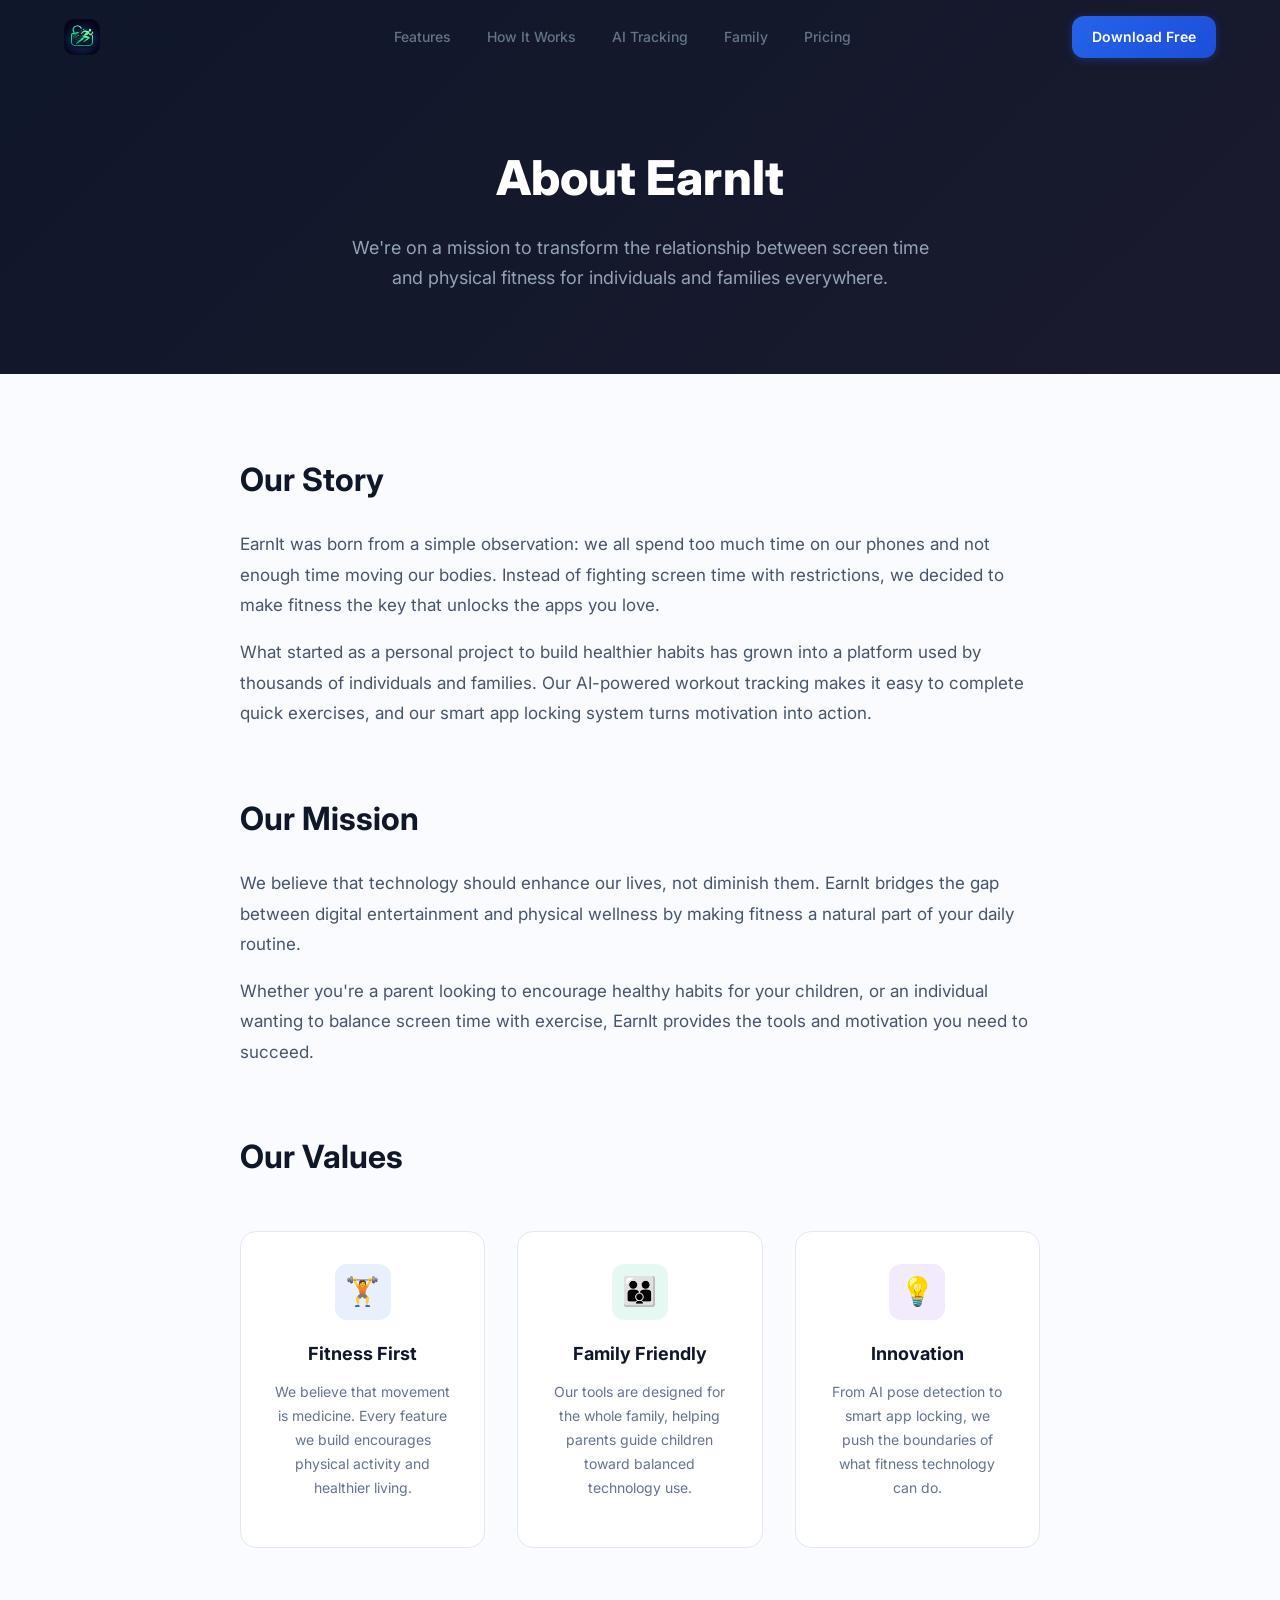
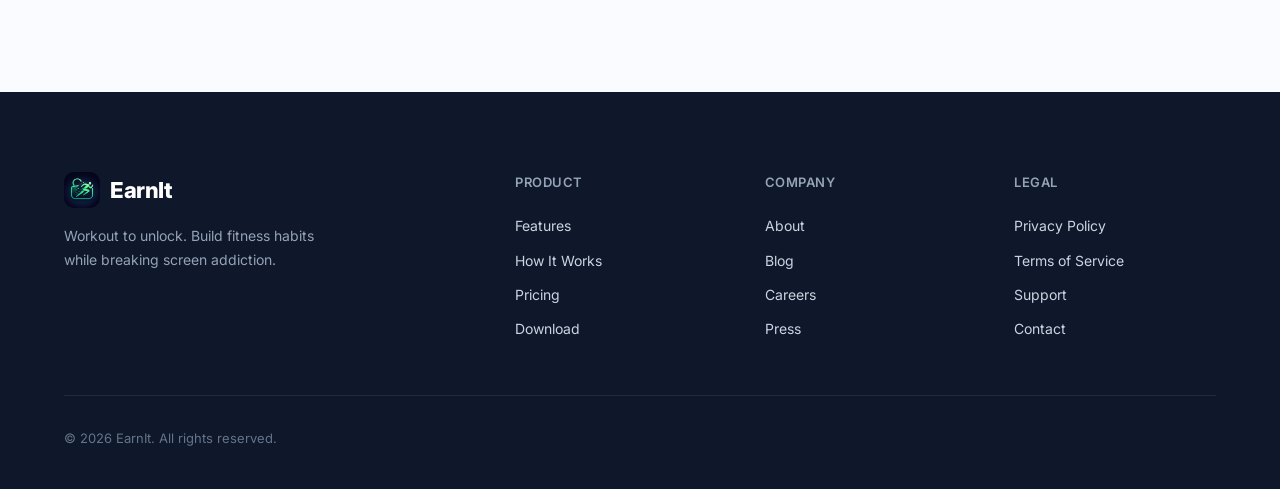
<file: about.html>
<!DOCTYPE html>
<html lang="en">
<head>
    <meta charset="UTF-8">
    <meta name="viewport" content="width=device-width, initial-scale=1.0">
    <title>About - EarnIt</title>
    <meta name="description" content="Learn about EarnIt's mission to transform screen time into fitness motivation.">
    <link rel="preconnect" href="https://fonts.googleapis.com">
    <link rel="preconnect" href="https://fonts.gstatic.com" crossorigin>
    <link href="https://fonts.googleapis.com/css2?family=Inter:wght@300;400;500;600;700;800;900&display=swap" rel="stylesheet">
    <link rel="stylesheet" href="styles.css">
    <link rel="icon" type="image/png" href="app-icon.png">
    <style>
        .page-header {
            background: linear-gradient(135deg, var(--gray-900) 0%, #1a1a2e 100%);
            padding: 140px 0 80px;
            text-align: center;
            color: white;
        }
        .page-header h1 {
            font-size: 48px;
            font-weight: 800;
            margin-bottom: 16px;
        }
        .page-header p {
            font-size: 18px;
            color: var(--gray-400);
            max-width: 600px;
            margin: 0 auto;
            line-height: 1.7;
        }
        .page-content {
            padding: 80px 0;
        }
        .content-section {
            max-width: 800px;
            margin: 0 auto 64px;
        }
        .content-section h2 {
            font-size: 32px;
            font-weight: 700;
            color: var(--gray-900);
            margin-bottom: 24px;
        }
        .content-section p {
            font-size: 17px;
            color: var(--gray-600);
            line-height: 1.8;
            margin-bottom: 16px;
        }
        .values-grid {
            display: grid;
            grid-template-columns: repeat(3, 1fr);
            gap: 32px;
            margin-top: 48px;
        }
        .value-card {
            background: var(--card-bg);
            border: 1px solid var(--gray-200);
            border-radius: var(--radius-lg);
            padding: 32px;
            text-align: center;
        }
        .value-card .value-icon {
            width: 56px;
            height: 56px;
            border-radius: var(--radius-md);
            display: flex;
            align-items: center;
            justify-content: center;
            margin: 0 auto 20px;
            font-size: 28px;
        }
        .value-card h3 {
            font-size: 18px;
            font-weight: 700;
            color: var(--gray-900);
            margin-bottom: 12px;
        }
        .value-card p {
            font-size: 14px;
            color: var(--gray-500);
            line-height: 1.7;
        }
        .team-section {
            background: var(--gray-50);
            padding: 80px 0;
        }
        .team-section h2 {
            text-align: center;
            font-size: 32px;
            font-weight: 700;
            margin-bottom: 48px;
        }
        @media (max-width: 768px) {
            .page-header h1 { font-size: 32px; }
            .values-grid { grid-template-columns: 1fr; }
        }
    </style>
</head>
<body>
    <nav class="nav" id="nav">
        <div class="container nav-container">
            <a href="index.html" class="nav-logo">
                <img src="app-icon.png" alt="EarnIt" class="logo-icon-img">
                <span>EarnIt</span>
            </a>
            <div class="nav-links" id="navLinks">
                <a href="index.html#features">Features</a>
                <a href="index.html#how-it-works">How It Works</a>
                <a href="index.html#ai-tracking">AI Tracking</a>
                <a href="index.html#family">Family</a>
                <a href="index.html#pricing">Pricing</a>
            </div>
            <a href="https://apps.apple.com/us/app/earnit-workout-to-unlock/id6760624453" class="nav-cta">Download Free</a>
            <button class="nav-toggle" id="navToggle" aria-label="Toggle menu">
                <span></span><span></span><span></span>
            </button>
        </div>
    </nav>

    <section class="page-header">
        <div class="container">
            <h1>About EarnIt</h1>
            <p>We're on a mission to transform the relationship between screen time and physical fitness for individuals and families everywhere.</p>
        </div>
    </section>

    <section class="page-content">
        <div class="container">
            <div class="content-section">
                <h2>Our Story</h2>
                <p>EarnIt was born from a simple observation: we all spend too much time on our phones and not enough time moving our bodies. Instead of fighting screen time with restrictions, we decided to make fitness the key that unlocks the apps you love.</p>
                <p>What started as a personal project to build healthier habits has grown into a platform used by thousands of individuals and families. Our AI-powered workout tracking makes it easy to complete quick exercises, and our smart app locking system turns motivation into action.</p>
            </div>

            <div class="content-section">
                <h2>Our Mission</h2>
                <p>We believe that technology should enhance our lives, not diminish them. EarnIt bridges the gap between digital entertainment and physical wellness by making fitness a natural part of your daily routine.</p>
                <p>Whether you're a parent looking to encourage healthy habits for your children, or an individual wanting to balance screen time with exercise, EarnIt provides the tools and motivation you need to succeed.</p>
            </div>

            <div class="content-section">
                <h2>Our Values</h2>
                <div class="values-grid">
                    <div class="value-card">
                        <div class="value-icon" style="background: rgba(37,99,235,0.1); color: var(--blue);">&#x1F3CB;</div>
                        <h3>Fitness First</h3>
                        <p>We believe that movement is medicine. Every feature we build encourages physical activity and healthier living.</p>
                    </div>
                    <div class="value-card">
                        <div class="value-icon" style="background: rgba(16,185,129,0.1); color: var(--green);">&#x1F46A;</div>
                        <h3>Family Friendly</h3>
                        <p>Our tools are designed for the whole family, helping parents guide children toward balanced technology use.</p>
                    </div>
                    <div class="value-card">
                        <div class="value-icon" style="background: rgba(124,58,237,0.1); color: var(--purple);">&#x1F4A1;</div>
                        <h3>Innovation</h3>
                        <p>From AI pose detection to smart app locking, we push the boundaries of what fitness technology can do.</p>
                    </div>
                </div>
            </div>
        </div>
    </section>

    <footer class="footer">
        <div class="container">
            <div class="footer-grid">
                <div class="footer-brand">
                    <a href="index.html" class="nav-logo">
                        <img src="app-icon.png" alt="EarnIt" class="logo-icon-img">
                        <span>EarnIt</span>
                    </a>
                    <p>Workout to unlock. Build fitness habits while breaking screen addiction.</p>
                </div>
                <div class="footer-links">
                    <h4>Product</h4>
                    <a href="index.html#features">Features</a>
                    <a href="index.html#how-it-works">How It Works</a>
                    <a href="index.html#pricing">Pricing</a>
                    <a href="https://apps.apple.com/us/app/earnit-workout-to-unlock/id6760624453">Download</a>
                </div>
                <div class="footer-links">
                    <h4>Company</h4>
                    <a href="about.html">About</a>
                    <a href="blog.html">Blog</a>
                    <a href="careers.html">Careers</a>
                    <a href="press.html">Press</a>
                </div>
                <div class="footer-links">
                    <h4>Legal</h4>
                    <a href="privacy.html">Privacy Policy</a>
                    <a href="terms.html">Terms of Service</a>
                    <a href="support.html">Support</a>
                    <a href="contact.html">Contact</a>
                </div>
            </div>
            <div class="footer-bottom">
                <p>&copy; 2026 EarnIt. All rights reserved.</p>
            </div>
        </div>
    </footer>
    <script src="script.js"></script>
</body>
</html>
</file>
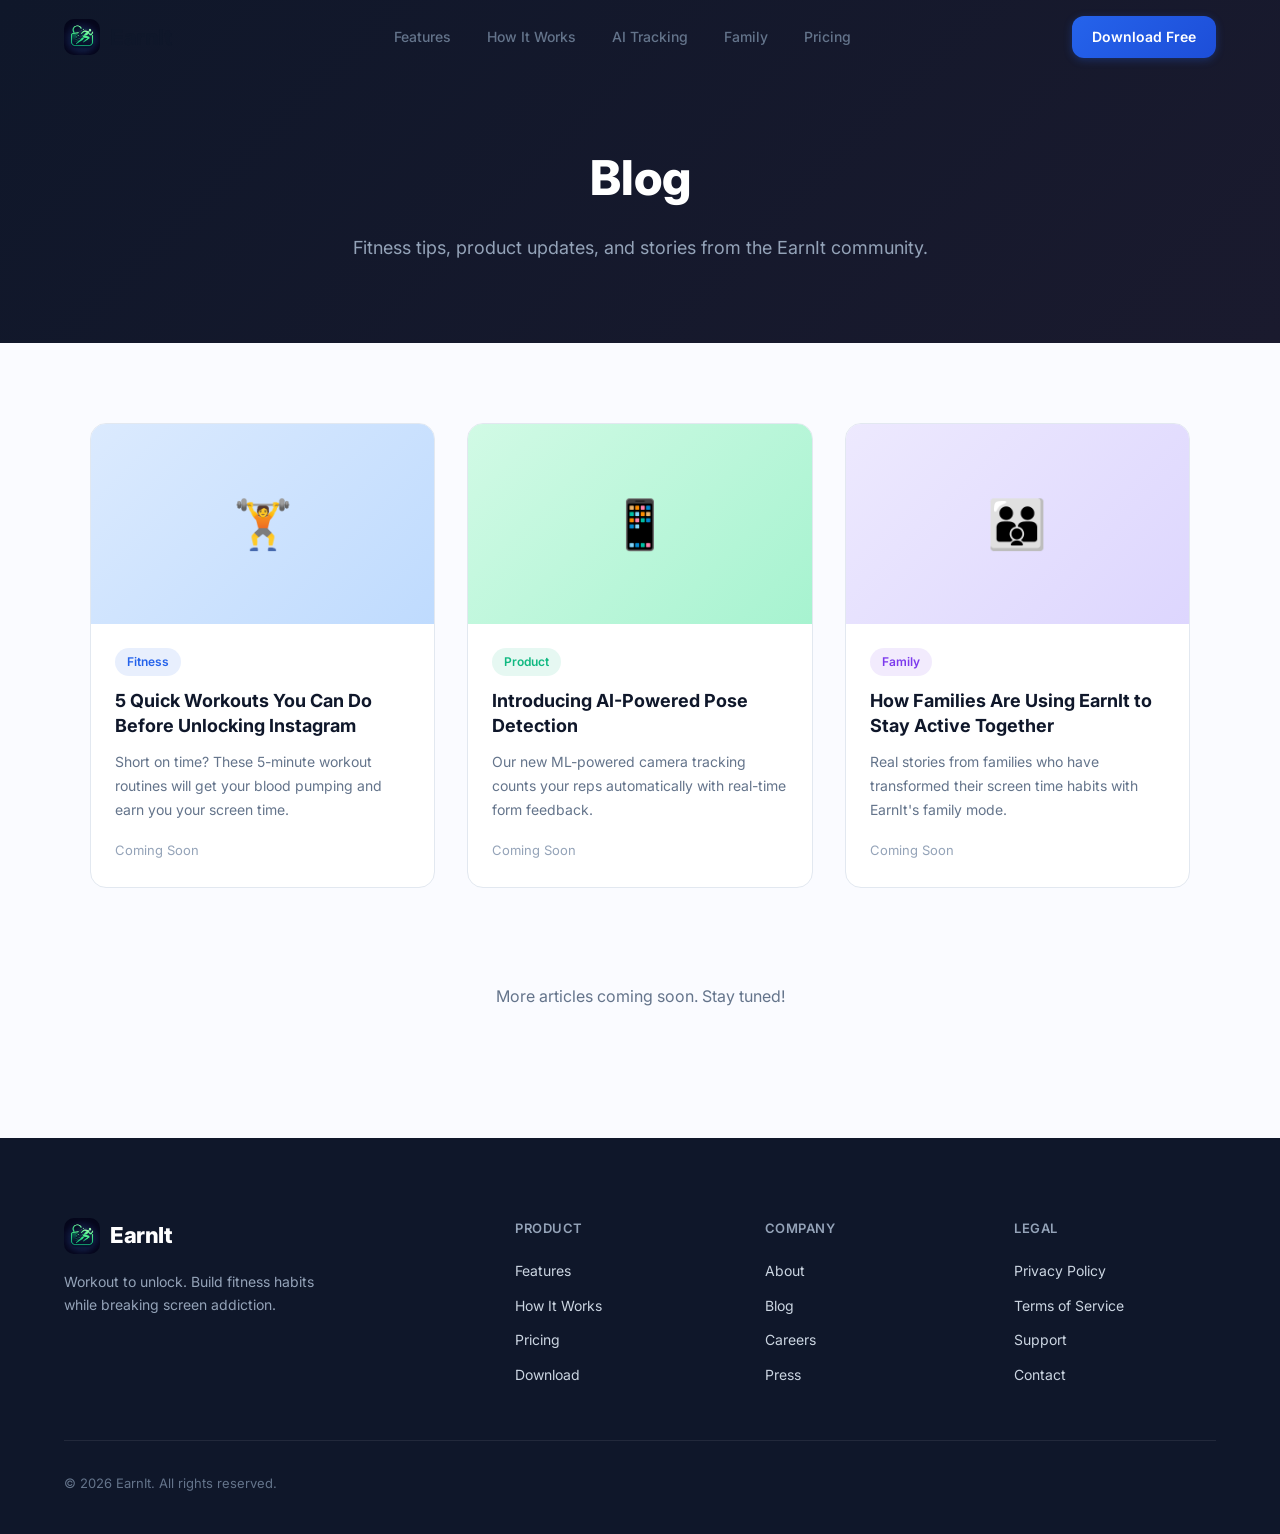
<file: blog.html>
<!DOCTYPE html>
<html lang="en">
<head>
    <meta charset="UTF-8">
    <meta name="viewport" content="width=device-width, initial-scale=1.0">
    <title>Blog - EarnIt</title>
    <meta name="description" content="Read the latest from EarnIt - fitness tips, product updates, and stories from our community.">
    <link rel="preconnect" href="https://fonts.googleapis.com">
    <link rel="preconnect" href="https://fonts.gstatic.com" crossorigin>
    <link href="https://fonts.googleapis.com/css2?family=Inter:wght@300;400;500;600;700;800;900&display=swap" rel="stylesheet">
    <link rel="stylesheet" href="styles.css">
    <link rel="icon" type="image/png" href="app-icon.png">
    <style>
        .page-header {
            background: linear-gradient(135deg, var(--gray-900) 0%, #1a1a2e 100%);
            padding: 140px 0 80px;
            text-align: center;
            color: white;
        }
        .page-header h1 { font-size: 48px; font-weight: 800; margin-bottom: 16px; }
        .page-header p { font-size: 18px; color: var(--gray-400); max-width: 600px; margin: 0 auto; line-height: 1.7; }
        .page-content { padding: 80px 0; }
        .blog-grid {
            display: grid;
            grid-template-columns: repeat(3, 1fr);
            gap: 32px;
            max-width: 1100px;
            margin: 0 auto;
        }
        .blog-card {
            background: var(--card-bg);
            border: 1px solid var(--gray-200);
            border-radius: var(--radius-lg);
            overflow: hidden;
            transition: transform var(--transition), box-shadow var(--transition);
        }
        .blog-card:hover {
            transform: translateY(-4px);
            box-shadow: var(--shadow-lg);
        }
        .blog-card-image {
            height: 200px;
            display: flex;
            align-items: center;
            justify-content: center;
            font-size: 48px;
        }
        .blog-card-body { padding: 24px; }
        .blog-card-tag {
            display: inline-block;
            padding: 4px 12px;
            border-radius: 20px;
            font-size: 12px;
            font-weight: 600;
            margin-bottom: 12px;
        }
        .blog-card-body h3 { font-size: 18px; font-weight: 700; color: var(--gray-900); margin-bottom: 12px; line-height: 1.4; }
        .blog-card-body p { font-size: 14px; color: var(--gray-500); line-height: 1.7; margin-bottom: 16px; }
        .blog-card-meta { font-size: 13px; color: var(--gray-400); }
        .blog-coming-soon {
            text-align: center;
            padding: 48px;
            color: var(--gray-500);
            font-size: 16px;
        }
        @media (max-width: 768px) {
            .page-header h1 { font-size: 32px; }
            .blog-grid { grid-template-columns: 1fr; }
        }
    </style>
</head>
<body>
    <nav class="nav" id="nav">
        <div class="container nav-container">
            <a href="index.html" class="nav-logo">
                <img src="app-icon.png" alt="EarnIt" class="logo-icon-img">
                <span>EarnIt</span>
            </a>
            <div class="nav-links" id="navLinks">
                <a href="index.html#features">Features</a>
                <a href="index.html#how-it-works">How It Works</a>
                <a href="index.html#ai-tracking">AI Tracking</a>
                <a href="index.html#family">Family</a>
                <a href="index.html#pricing">Pricing</a>
            </div>
            <a href="https://apps.apple.com/us/app/earnit-workout-to-unlock/id6760624453" class="nav-cta">Download Free</a>
            <button class="nav-toggle" id="navToggle" aria-label="Toggle menu">
                <span></span><span></span><span></span>
            </button>
        </div>
    </nav>

    <section class="page-header">
        <div class="container">
            <h1>Blog</h1>
            <p>Fitness tips, product updates, and stories from the EarnIt community.</p>
        </div>
    </section>

    <section class="page-content">
        <div class="container">
            <div class="blog-grid">
                <div class="blog-card">
                    <div class="blog-card-image" style="background: linear-gradient(135deg, #dbeafe, #bfdbfe);">&#x1F3CB;</div>
                    <div class="blog-card-body">
                        <span class="blog-card-tag" style="background: rgba(37,99,235,0.1); color: var(--blue);">Fitness</span>
                        <h3>5 Quick Workouts You Can Do Before Unlocking Instagram</h3>
                        <p>Short on time? These 5-minute workout routines will get your blood pumping and earn you your screen time.</p>
                        <span class="blog-card-meta">Coming Soon</span>
                    </div>
                </div>
                <div class="blog-card">
                    <div class="blog-card-image" style="background: linear-gradient(135deg, #d1fae5, #a7f3d0);">&#x1F4F1;</div>
                    <div class="blog-card-body">
                        <span class="blog-card-tag" style="background: rgba(16,185,129,0.1); color: var(--green);">Product</span>
                        <h3>Introducing AI-Powered Pose Detection</h3>
                        <p>Our new ML-powered camera tracking counts your reps automatically with real-time form feedback.</p>
                        <span class="blog-card-meta">Coming Soon</span>
                    </div>
                </div>
                <div class="blog-card">
                    <div class="blog-card-image" style="background: linear-gradient(135deg, #ede9fe, #ddd6fe);">&#x1F46A;</div>
                    <div class="blog-card-body">
                        <span class="blog-card-tag" style="background: rgba(124,58,237,0.1); color: var(--purple);">Family</span>
                        <h3>How Families Are Using EarnIt to Stay Active Together</h3>
                        <p>Real stories from families who have transformed their screen time habits with EarnIt's family mode.</p>
                        <span class="blog-card-meta">Coming Soon</span>
                    </div>
                </div>
            </div>
            <div class="blog-coming-soon">
                <p style="margin-top: 48px;">More articles coming soon. Stay tuned!</p>
            </div>
        </div>
    </section>

    <footer class="footer">
        <div class="container">
            <div class="footer-grid">
                <div class="footer-brand">
                    <a href="index.html" class="nav-logo">
                        <img src="app-icon.png" alt="EarnIt" class="logo-icon-img">
                        <span>EarnIt</span>
                    </a>
                    <p>Workout to unlock. Build fitness habits while breaking screen addiction.</p>
                </div>
                <div class="footer-links">
                    <h4>Product</h4>
                    <a href="index.html#features">Features</a>
                    <a href="index.html#how-it-works">How It Works</a>
                    <a href="index.html#pricing">Pricing</a>
                    <a href="https://apps.apple.com/us/app/earnit-workout-to-unlock/id6760624453">Download</a>
                </div>
                <div class="footer-links">
                    <h4>Company</h4>
                    <a href="about.html">About</a>
                    <a href="blog.html">Blog</a>
                    <a href="careers.html">Careers</a>
                    <a href="press.html">Press</a>
                </div>
                <div class="footer-links">
                    <h4>Legal</h4>
                    <a href="privacy.html">Privacy Policy</a>
                    <a href="terms.html">Terms of Service</a>
                    <a href="support.html">Support</a>
                    <a href="contact.html">Contact</a>
                </div>
            </div>
            <div class="footer-bottom">
                <p>&copy; 2026 EarnIt. All rights reserved.</p>
            </div>
        </div>
    </footer>
    <script src="script.js"></script>
</body>
</html>
</file>
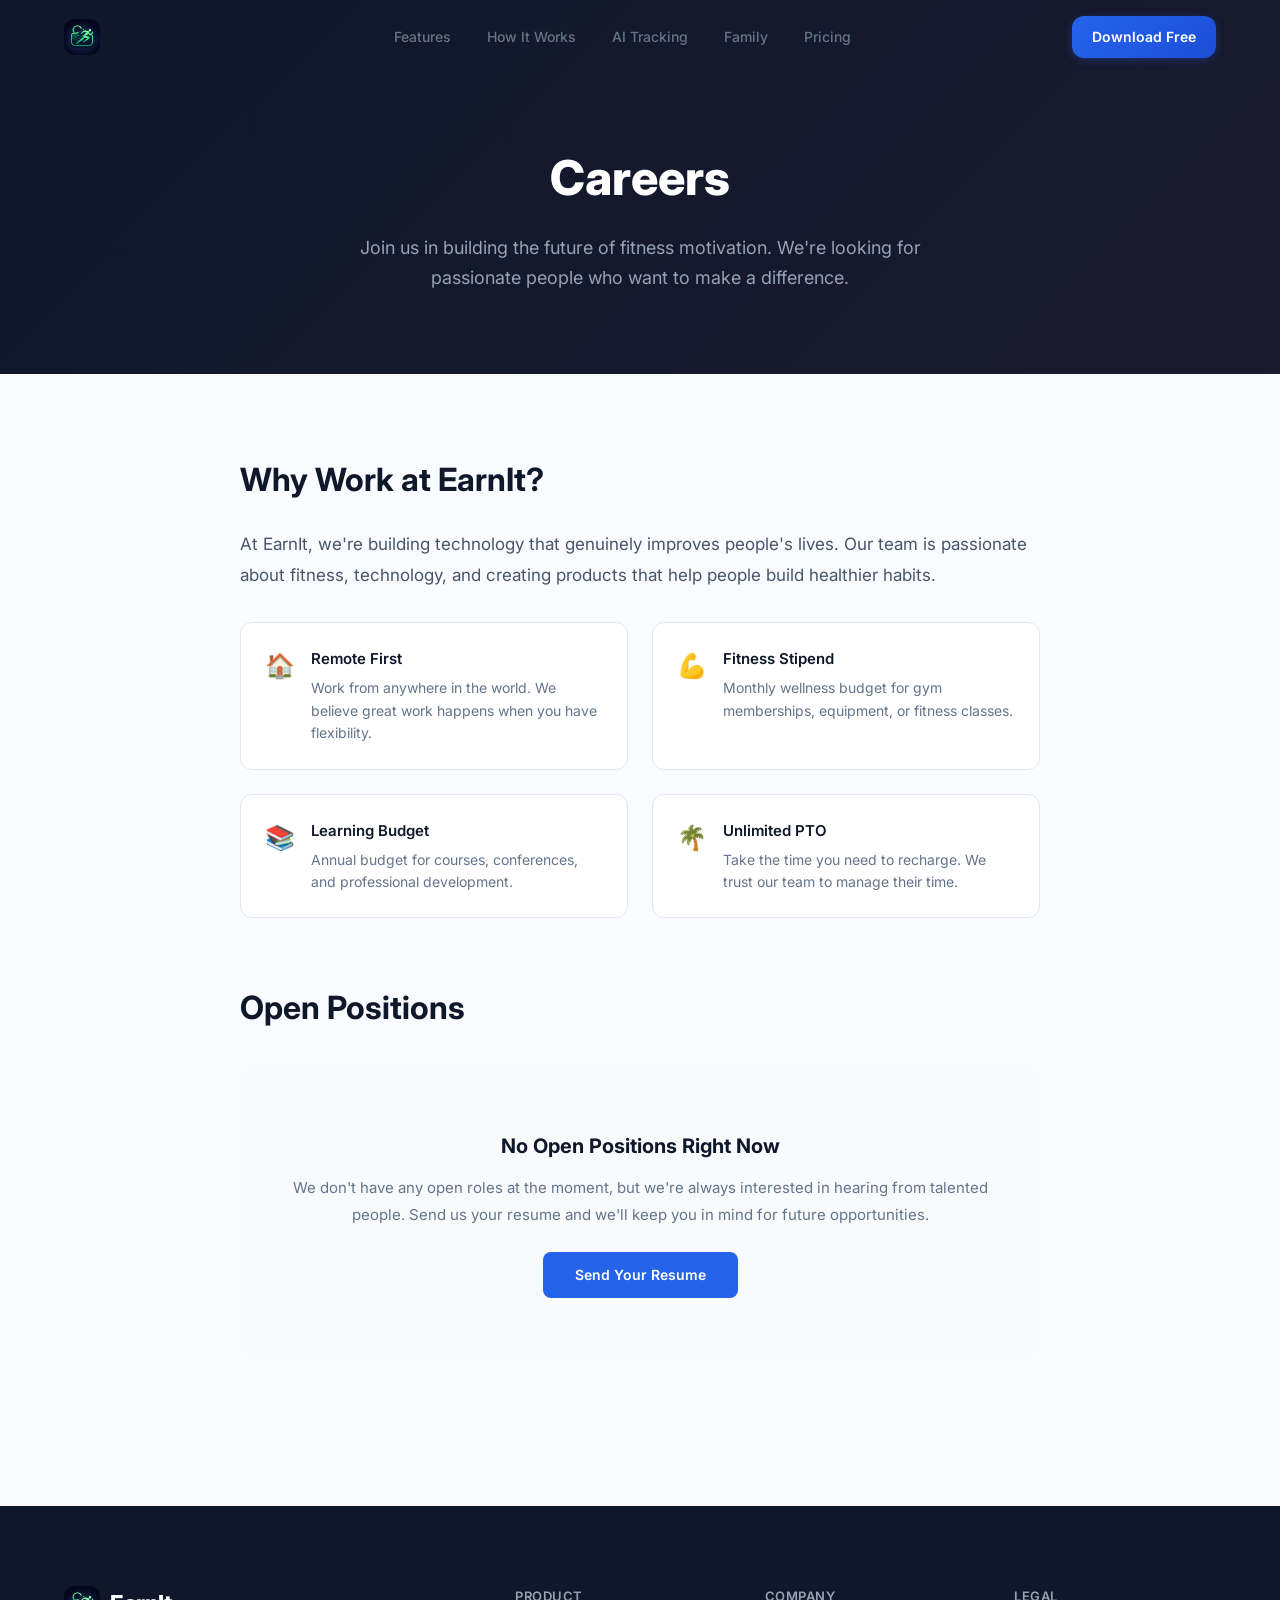
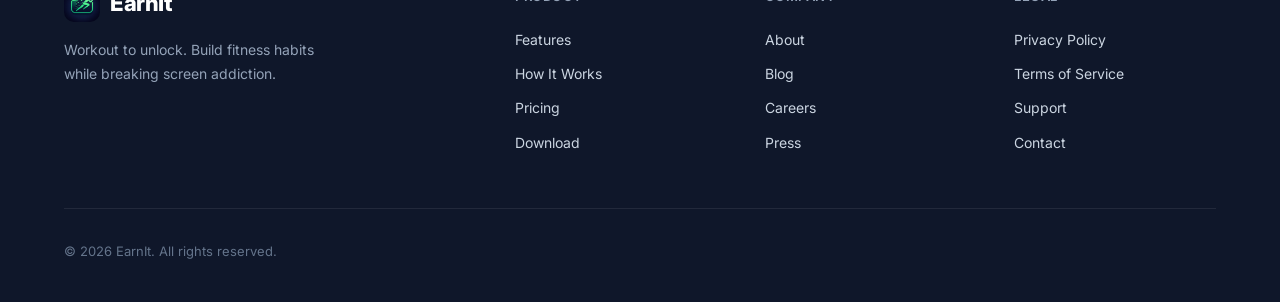
<file: careers.html>
<!DOCTYPE html>
<html lang="en">
<head>
    <meta charset="UTF-8">
    <meta name="viewport" content="width=device-width, initial-scale=1.0">
    <title>Careers - EarnIt</title>
    <meta name="description" content="Join the EarnIt team and help us transform the relationship between fitness and screen time.">
    <link rel="preconnect" href="https://fonts.googleapis.com">
    <link rel="preconnect" href="https://fonts.gstatic.com" crossorigin>
    <link href="https://fonts.googleapis.com/css2?family=Inter:wght@300;400;500;600;700;800;900&display=swap" rel="stylesheet">
    <link rel="stylesheet" href="styles.css">
    <link rel="icon" type="image/png" href="app-icon.png">
    <style>
        .page-header {
            background: linear-gradient(135deg, var(--gray-900) 0%, #1a1a2e 100%);
            padding: 140px 0 80px;
            text-align: center;
            color: white;
        }
        .page-header h1 { font-size: 48px; font-weight: 800; margin-bottom: 16px; }
        .page-header p { font-size: 18px; color: var(--gray-400); max-width: 600px; margin: 0 auto; line-height: 1.7; }
        .page-content { padding: 80px 0; }
        .content-section { max-width: 800px; margin: 0 auto 64px; }
        .content-section h2 { font-size: 32px; font-weight: 700; color: var(--gray-900); margin-bottom: 24px; }
        .content-section p { font-size: 17px; color: var(--gray-600); line-height: 1.8; margin-bottom: 16px; }
        .perks-grid {
            display: grid;
            grid-template-columns: repeat(2, 1fr);
            gap: 24px;
            margin-top: 32px;
        }
        .perk-item {
            display: flex;
            align-items: flex-start;
            gap: 16px;
            padding: 24px;
            background: var(--card-bg);
            border: 1px solid var(--gray-200);
            border-radius: var(--radius-md);
        }
        .perk-item .perk-icon { font-size: 24px; flex-shrink: 0; }
        .perk-item h4 { font-size: 15px; font-weight: 600; color: var(--gray-900); margin-bottom: 6px; }
        .perk-item p { font-size: 14px; color: var(--gray-500); line-height: 1.6; margin: 0; }
        .no-openings {
            text-align: center;
            padding: 64px 32px;
            background: var(--gray-50);
            border-radius: var(--radius-lg);
            margin-top: 32px;
        }
        .no-openings h3 { font-size: 20px; font-weight: 700; color: var(--gray-900); margin-bottom: 12px; }
        .no-openings p { font-size: 15px; color: var(--gray-500); margin-bottom: 24px; }
        .no-openings a {
            display: inline-block;
            padding: 12px 32px;
            background: var(--blue);
            color: white;
            border-radius: var(--radius-sm);
            font-weight: 600;
            font-size: 14px;
            text-decoration: none;
            transition: background var(--transition);
        }
        .no-openings a:hover { background: var(--blue-dark); }
        @media (max-width: 768px) {
            .page-header h1 { font-size: 32px; }
            .perks-grid { grid-template-columns: 1fr; }
        }
    </style>
</head>
<body>
    <nav class="nav" id="nav">
        <div class="container nav-container">
            <a href="index.html" class="nav-logo">
                <img src="app-icon.png" alt="EarnIt" class="logo-icon-img">
                <span>EarnIt</span>
            </a>
            <div class="nav-links" id="navLinks">
                <a href="index.html#features">Features</a>
                <a href="index.html#how-it-works">How It Works</a>
                <a href="index.html#ai-tracking">AI Tracking</a>
                <a href="index.html#family">Family</a>
                <a href="index.html#pricing">Pricing</a>
            </div>
            <a href="https://apps.apple.com/us/app/earnit-workout-to-unlock/id6760624453" class="nav-cta">Download Free</a>
            <button class="nav-toggle" id="navToggle" aria-label="Toggle menu">
                <span></span><span></span><span></span>
            </button>
        </div>
    </nav>

    <section class="page-header">
        <div class="container">
            <h1>Careers</h1>
            <p>Join us in building the future of fitness motivation. We're looking for passionate people who want to make a difference.</p>
        </div>
    </section>

    <section class="page-content">
        <div class="container">
            <div class="content-section">
                <h2>Why Work at EarnIt?</h2>
                <p>At EarnIt, we're building technology that genuinely improves people's lives. Our team is passionate about fitness, technology, and creating products that help people build healthier habits.</p>

                <div class="perks-grid">
                    <div class="perk-item">
                        <span class="perk-icon">&#x1F3E0;</span>
                        <div>
                            <h4>Remote First</h4>
                            <p>Work from anywhere in the world. We believe great work happens when you have flexibility.</p>
                        </div>
                    </div>
                    <div class="perk-item">
                        <span class="perk-icon">&#x1F4AA;</span>
                        <div>
                            <h4>Fitness Stipend</h4>
                            <p>Monthly wellness budget for gym memberships, equipment, or fitness classes.</p>
                        </div>
                    </div>
                    <div class="perk-item">
                        <span class="perk-icon">&#x1F4DA;</span>
                        <div>
                            <h4>Learning Budget</h4>
                            <p>Annual budget for courses, conferences, and professional development.</p>
                        </div>
                    </div>
                    <div class="perk-item">
                        <span class="perk-icon">&#x1F334;</span>
                        <div>
                            <h4>Unlimited PTO</h4>
                            <p>Take the time you need to recharge. We trust our team to manage their time.</p>
                        </div>
                    </div>
                </div>
            </div>

            <div class="content-section">
                <h2>Open Positions</h2>
                <div class="no-openings">
                    <h3>No Open Positions Right Now</h3>
                    <p>We don't have any open roles at the moment, but we're always interested in hearing from talented people. Send us your resume and we'll keep you in mind for future opportunities.</p>
                    <a href="mailto:dbromberg1@gmail.com">Send Your Resume</a>
                </div>
            </div>
        </div>
    </section>

    <footer class="footer">
        <div class="container">
            <div class="footer-grid">
                <div class="footer-brand">
                    <a href="index.html" class="nav-logo">
                        <img src="app-icon.png" alt="EarnIt" class="logo-icon-img">
                        <span>EarnIt</span>
                    </a>
                    <p>Workout to unlock. Build fitness habits while breaking screen addiction.</p>
                </div>
                <div class="footer-links">
                    <h4>Product</h4>
                    <a href="index.html#features">Features</a>
                    <a href="index.html#how-it-works">How It Works</a>
                    <a href="index.html#pricing">Pricing</a>
                    <a href="https://apps.apple.com/us/app/earnit-workout-to-unlock/id6760624453">Download</a>
                </div>
                <div class="footer-links">
                    <h4>Company</h4>
                    <a href="about.html">About</a>
                    <a href="blog.html">Blog</a>
                    <a href="careers.html">Careers</a>
                    <a href="press.html">Press</a>
                </div>
                <div class="footer-links">
                    <h4>Legal</h4>
                    <a href="privacy.html">Privacy Policy</a>
                    <a href="terms.html">Terms of Service</a>
                    <a href="support.html">Support</a>
                    <a href="contact.html">Contact</a>
                </div>
            </div>
            <div class="footer-bottom">
                <p>&copy; 2026 EarnIt. All rights reserved.</p>
            </div>
        </div>
    </footer>
    <script src="script.js"></script>
</body>
</html>
</file>
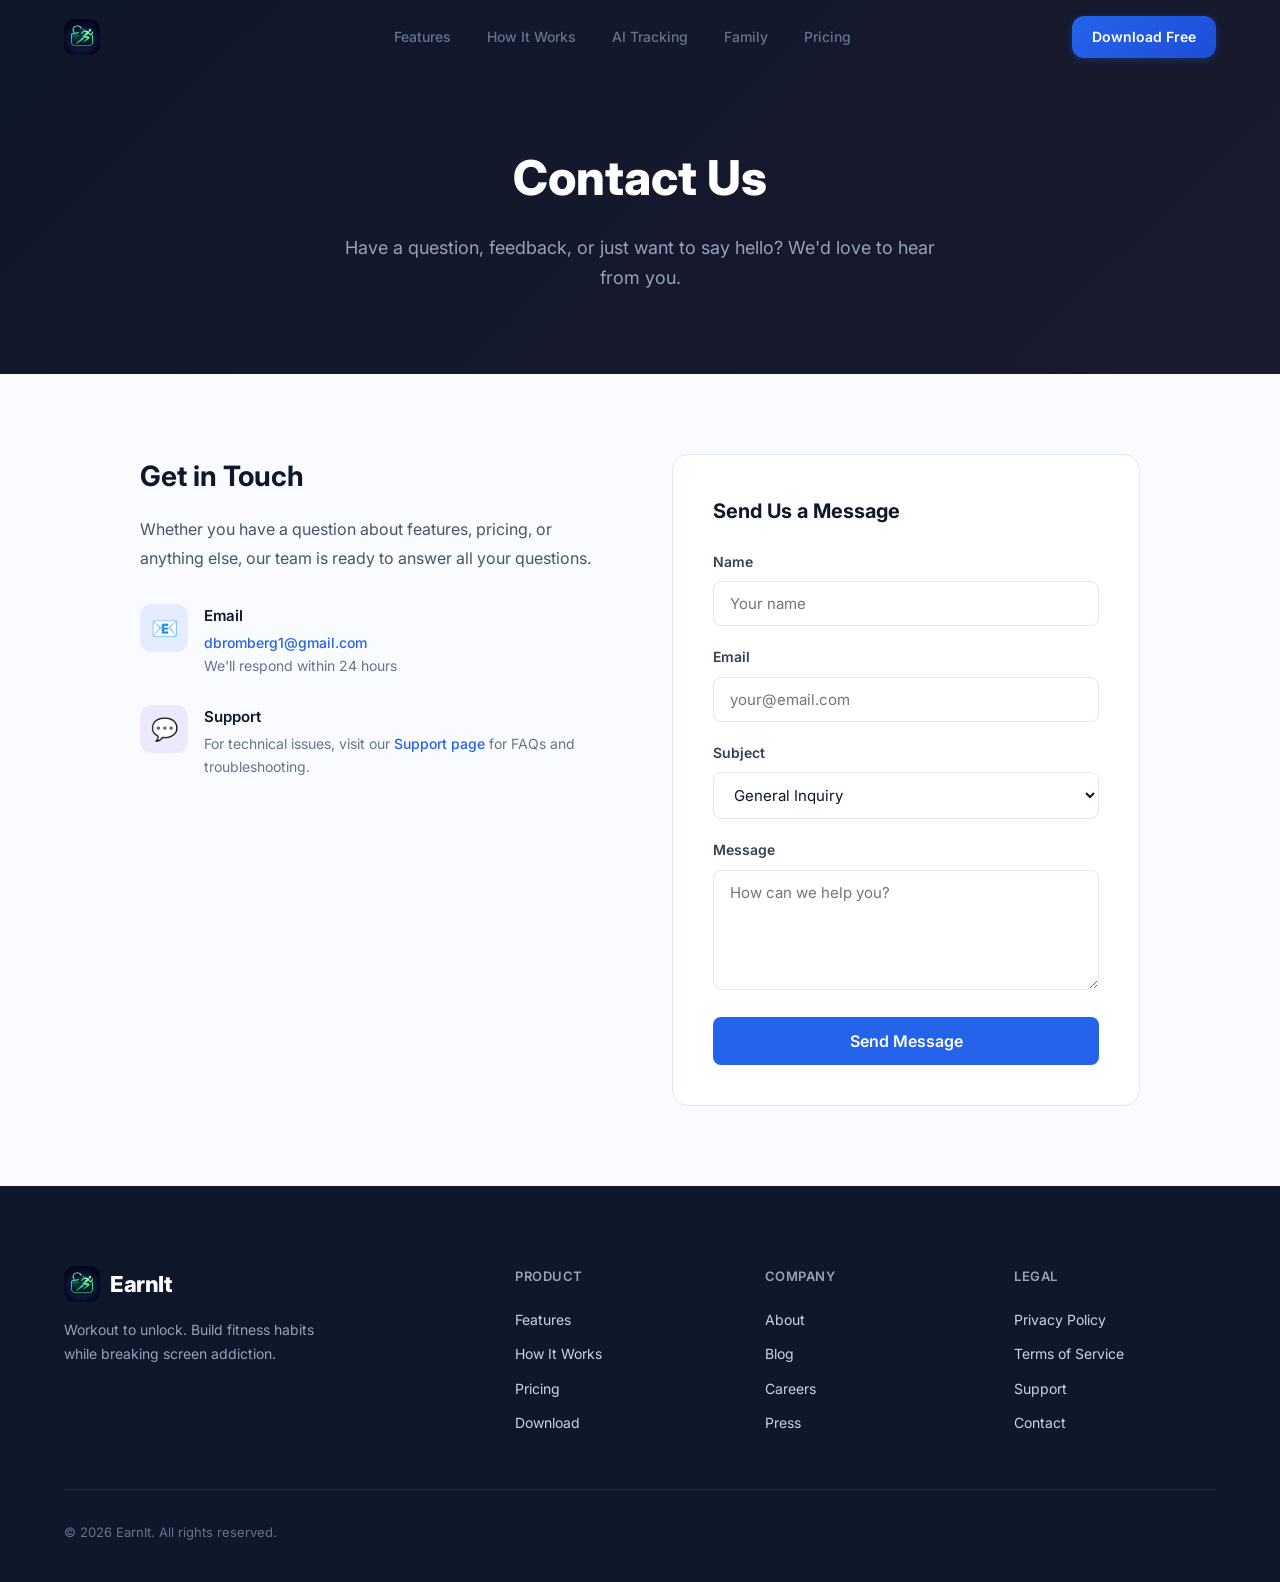
<file: contact.html>
<!DOCTYPE html>
<html lang="en">
<head>
    <meta charset="UTF-8">
    <meta name="viewport" content="width=device-width, initial-scale=1.0">
    <title>Contact - EarnIt</title>
    <meta name="description" content="Get in touch with the EarnIt team. We'd love to hear from you.">
    <link rel="preconnect" href="https://fonts.googleapis.com">
    <link rel="preconnect" href="https://fonts.gstatic.com" crossorigin>
    <link href="https://fonts.googleapis.com/css2?family=Inter:wght@300;400;500;600;700;800;900&display=swap" rel="stylesheet">
    <link rel="stylesheet" href="styles.css">
    <link rel="icon" type="image/png" href="app-icon.png">
    <style>
        .page-header {
            background: linear-gradient(135deg, var(--gray-900) 0%, #1a1a2e 100%);
            padding: 140px 0 80px;
            text-align: center;
            color: white;
        }
        .page-header h1 { font-size: 48px; font-weight: 800; margin-bottom: 16px; }
        .page-header p { font-size: 18px; color: var(--gray-400); max-width: 600px; margin: 0 auto; line-height: 1.7; }
        .page-content { padding: 80px 0; }
        .contact-grid {
            display: grid;
            grid-template-columns: 1fr 1fr;
            gap: 64px;
            max-width: 1000px;
            margin: 0 auto;
        }
        .contact-info h2 { font-size: 28px; font-weight: 700; color: var(--gray-900); margin-bottom: 16px; }
        .contact-info > p { font-size: 16px; color: var(--gray-600); line-height: 1.8; margin-bottom: 32px; }
        .contact-method {
            display: flex;
            align-items: flex-start;
            gap: 16px;
            margin-bottom: 28px;
        }
        .contact-method .method-icon {
            width: 48px; height: 48px; border-radius: var(--radius-md);
            display: flex; align-items: center; justify-content: center;
            font-size: 22px; flex-shrink: 0;
        }
        .contact-method h4 { font-size: 15px; font-weight: 600; color: var(--gray-900); margin-bottom: 4px; }
        .contact-method p { font-size: 14px; color: var(--gray-500); line-height: 1.6; }
        .contact-method a { color: var(--blue); text-decoration: none; font-weight: 500; }
        .contact-method a:hover { text-decoration: underline; }
        .contact-form {
            background: var(--card-bg);
            border: 1px solid var(--gray-200);
            border-radius: var(--radius-lg);
            padding: 40px;
        }
        .contact-form h3 { font-size: 20px; font-weight: 700; color: var(--gray-900); margin-bottom: 24px; }
        .form-group { margin-bottom: 20px; }
        .form-group label {
            display: block; font-size: 14px; font-weight: 600;
            color: var(--gray-700); margin-bottom: 8px;
        }
        .form-group input, .form-group textarea, .form-group select {
            width: 100%; padding: 12px 16px; border: 1px solid var(--gray-200);
            border-radius: var(--radius-sm); font-size: 15px; font-family: 'Inter', sans-serif;
            color: var(--gray-900); background: white;
            transition: border-color var(--transition);
            box-sizing: border-box;
        }
        .form-group input:focus, .form-group textarea:focus, .form-group select:focus {
            outline: none; border-color: var(--blue);
            box-shadow: 0 0 0 3px rgba(37,99,235,0.1);
        }
        .form-group textarea { resize: vertical; min-height: 120px; }
        .form-submit {
            width: 100%; padding: 14px 32px; background: var(--blue);
            color: white; border: none; border-radius: var(--radius-sm);
            font-size: 16px; font-weight: 600; font-family: 'Inter', sans-serif;
            cursor: pointer; transition: background var(--transition);
        }
        .form-submit:hover { background: var(--blue-dark); }
        @media (max-width: 768px) {
            .page-header h1 { font-size: 32px; }
            .contact-grid { grid-template-columns: 1fr; gap: 48px; }
        }
    </style>
</head>
<body>
    <nav class="nav" id="nav">
        <div class="container nav-container">
            <a href="index.html" class="nav-logo">
                <img src="app-icon.png" alt="EarnIt" class="logo-icon-img">
                <span>EarnIt</span>
            </a>
            <div class="nav-links" id="navLinks">
                <a href="index.html#features">Features</a>
                <a href="index.html#how-it-works">How It Works</a>
                <a href="index.html#ai-tracking">AI Tracking</a>
                <a href="index.html#family">Family</a>
                <a href="index.html#pricing">Pricing</a>
            </div>
            <a href="https://apps.apple.com/us/app/earnit-workout-to-unlock/id6760624453" class="nav-cta">Download Free</a>
            <button class="nav-toggle" id="navToggle" aria-label="Toggle menu">
                <span></span><span></span><span></span>
            </button>
        </div>
    </nav>

    <section class="page-header">
        <div class="container">
            <h1>Contact Us</h1>
            <p>Have a question, feedback, or just want to say hello? We'd love to hear from you.</p>
        </div>
    </section>

    <section class="page-content">
        <div class="container">
            <div class="contact-grid">
                <div class="contact-info">
                    <h2>Get in Touch</h2>
                    <p>Whether you have a question about features, pricing, or anything else, our team is ready to answer all your questions.</p>

                    <div class="contact-method">
                        <div class="method-icon" style="background: rgba(37,99,235,0.1); color: var(--blue);">&#x1F4E7;</div>
                        <div>
                            <h4>Email</h4>
                            <p><a href="mailto:dbromberg1@gmail.com">dbromberg1@gmail.com</a></p>
                            <p>We'll respond within 24 hours</p>
                        </div>
                    </div>


                    <div class="contact-method">
                        <div class="method-icon" style="background: rgba(124,58,237,0.1); color: var(--purple);">&#x1F4AC;</div>
                        <div>
                            <h4>Support</h4>
                            <p>For technical issues, visit our <a href="support.html">Support page</a> for FAQs and troubleshooting.</p>
                        </div>
                    </div>
                </div>

                <div class="contact-form">
                    <h3>Send Us a Message</h3>
                    <form action="https://formspree.io/f/placeholder" method="POST">
                        <div class="form-group">
                            <label for="name">Name</label>
                            <input type="text" id="name" name="name" placeholder="Your name" required>
                        </div>
                        <div class="form-group">
                            <label for="email">Email</label>
                            <input type="email" id="email" name="email" placeholder="your@email.com" required>
                        </div>
                        <div class="form-group">
                            <label for="subject">Subject</label>
                            <select id="subject" name="subject">
                                <option value="general">General Inquiry</option>
                                <option value="support">Technical Support</option>
                                <option value="billing">Billing Question</option>
                                <option value="partnership">Partnership</option>
                                <option value="press">Press Inquiry</option>
                                <option value="other">Other</option>
                            </select>
                        </div>
                        <div class="form-group">
                            <label for="message">Message</label>
                            <textarea id="message" name="message" placeholder="How can we help you?" required></textarea>
                        </div>
                        <button type="submit" class="form-submit" onclick="event.preventDefault(); window.location.href='mailto:dbromberg1@gmail.com?subject=' + encodeURIComponent(document.getElementById('subject').value) + '&body=' + encodeURIComponent('Name: ' + document.getElementById('name').value + '\nEmail: ' + document.getElementById('email').value + '\n\n' + document.getElementById('message').value);">Send Message</button>
                    </form>
                </div>
            </div>
        </div>
    </section>

    <footer class="footer">
        <div class="container">
            <div class="footer-grid">
                <div class="footer-brand">
                    <a href="index.html" class="nav-logo">
                        <img src="app-icon.png" alt="EarnIt" class="logo-icon-img">
                        <span>EarnIt</span>
                    </a>
                    <p>Workout to unlock. Build fitness habits while breaking screen addiction.</p>
                </div>
                <div class="footer-links">
                    <h4>Product</h4>
                    <a href="index.html#features">Features</a>
                    <a href="index.html#how-it-works">How It Works</a>
                    <a href="index.html#pricing">Pricing</a>
                    <a href="https://apps.apple.com/us/app/earnit-workout-to-unlock/id6760624453">Download</a>
                </div>
                <div class="footer-links">
                    <h4>Company</h4>
                    <a href="about.html">About</a>
                    <a href="blog.html">Blog</a>
                    <a href="careers.html">Careers</a>
                    <a href="press.html">Press</a>
                </div>
                <div class="footer-links">
                    <h4>Legal</h4>
                    <a href="privacy.html">Privacy Policy</a>
                    <a href="terms.html">Terms of Service</a>
                    <a href="support.html">Support</a>
                    <a href="contact.html">Contact</a>
                </div>
            </div>
            <div class="footer-bottom">
                <p>&copy; 2026 EarnIt. All rights reserved.</p>
            </div>
        </div>
    </footer>
    <script src="script.js"></script>
</body>
</html>
</file>
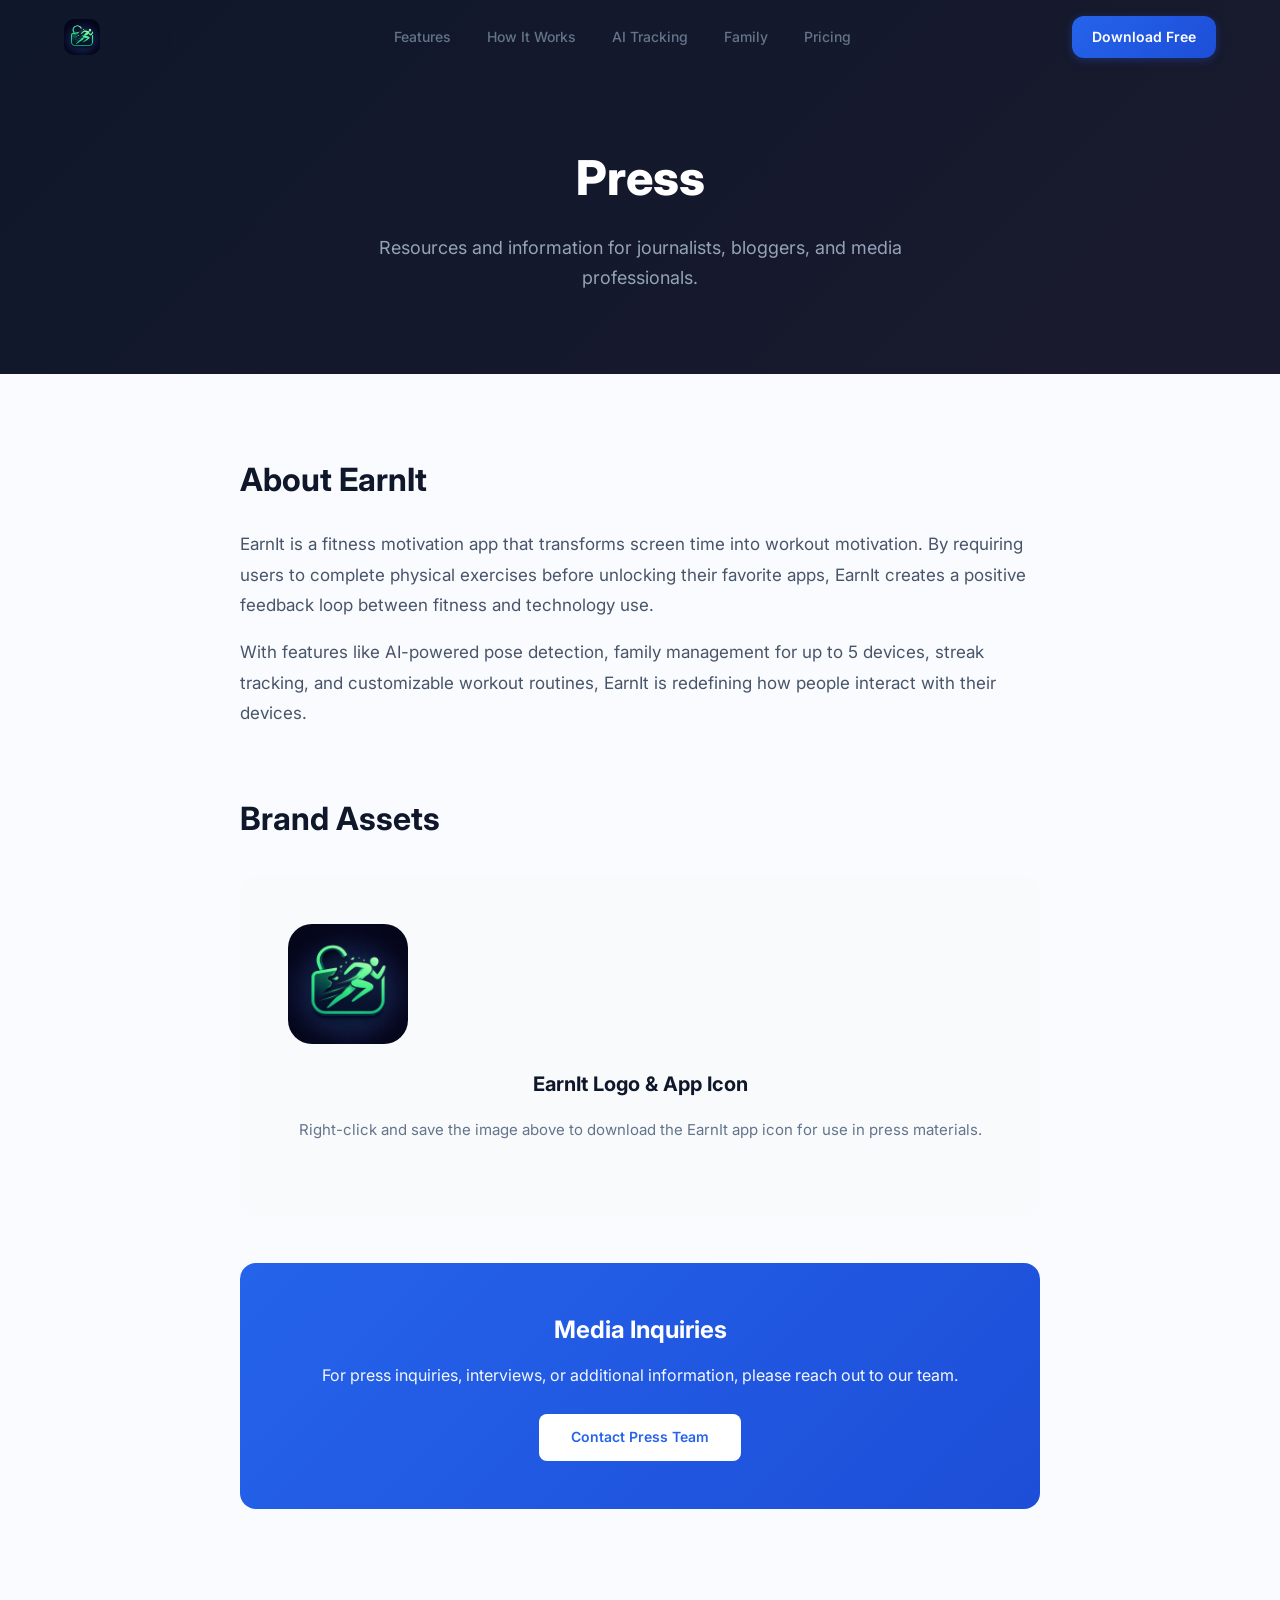
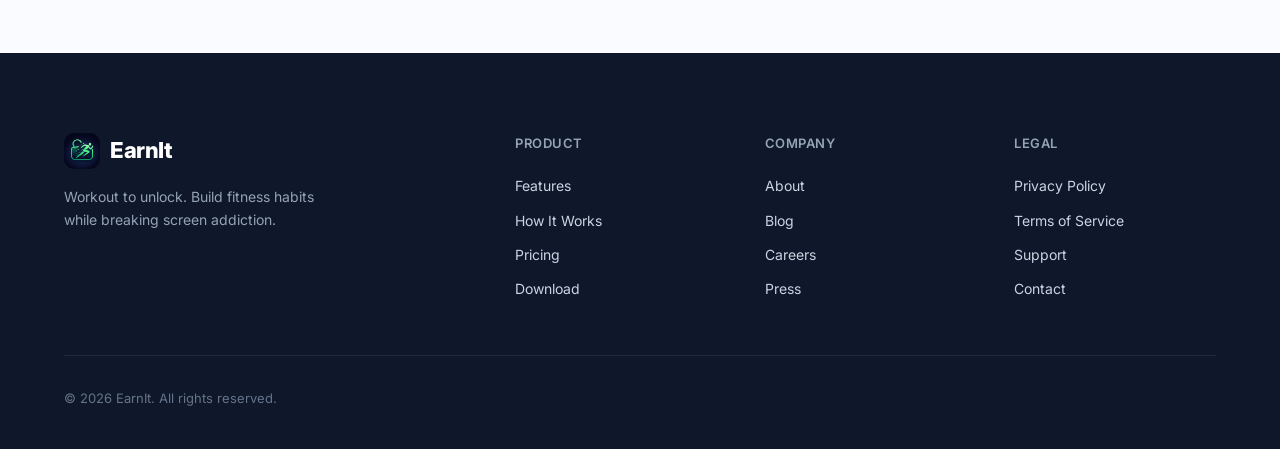
<file: press.html>
<!DOCTYPE html>
<html lang="en">
<head>
    <meta charset="UTF-8">
    <meta name="viewport" content="width=device-width, initial-scale=1.0">
    <title>Press - EarnIt</title>
    <meta name="description" content="EarnIt press resources, media kit, and company information for journalists and media.">
    <link rel="preconnect" href="https://fonts.googleapis.com">
    <link rel="preconnect" href="https://fonts.gstatic.com" crossorigin>
    <link href="https://fonts.googleapis.com/css2?family=Inter:wght@300;400;500;600;700;800;900&display=swap" rel="stylesheet">
    <link rel="stylesheet" href="styles.css">
    <link rel="icon" type="image/png" href="app-icon.png">
    <style>
        .page-header {
            background: linear-gradient(135deg, var(--gray-900) 0%, #1a1a2e 100%);
            padding: 140px 0 80px;
            text-align: center;
            color: white;
        }
        .page-header h1 { font-size: 48px; font-weight: 800; margin-bottom: 16px; }
        .page-header p { font-size: 18px; color: var(--gray-400); max-width: 600px; margin: 0 auto; line-height: 1.7; }
        .page-content { padding: 80px 0; }
        .content-section { max-width: 800px; margin: 0 auto 64px; }
        .content-section h2 { font-size: 32px; font-weight: 700; color: var(--gray-900); margin-bottom: 24px; }
        .content-section p { font-size: 17px; color: var(--gray-600); line-height: 1.8; margin-bottom: 16px; }
        .press-stats {
            display: grid;
            grid-template-columns: repeat(4, 1fr);
            gap: 24px;
            margin: 48px 0;
        }
        .press-stat {
            text-align: center;
            padding: 32px 16px;
            background: var(--card-bg);
            border: 1px solid var(--gray-200);
            border-radius: var(--radius-md);
        }
        .press-stat .number { font-size: 36px; font-weight: 800; color: var(--blue); margin-bottom: 8px; }
        .press-stat .label { font-size: 14px; color: var(--gray-500); }
        .brand-assets {
            background: var(--gray-50);
            border-radius: var(--radius-lg);
            padding: 48px;
            text-align: center;
            margin-top: 32px;
        }
        .brand-assets h3 { font-size: 20px; font-weight: 700; margin-bottom: 16px; }
        .brand-assets p { font-size: 15px; color: var(--gray-500); margin-bottom: 24px; }
        .brand-assets img {
            width: 120px;
            height: 120px;
            border-radius: 24px;
            margin-bottom: 24px;
        }
        .press-contact {
            background: linear-gradient(135deg, var(--blue), var(--blue-dark));
            border-radius: var(--radius-lg);
            padding: 48px;
            text-align: center;
            color: white;
            margin-top: 48px;
        }
        .press-contact h3 { font-size: 24px; font-weight: 700; margin-bottom: 12px; }
        .press-contact p { font-size: 16px; color: rgba(255,255,255,0.95); margin-bottom: 24px; }
        .press-contact a {
            display: inline-block;
            padding: 12px 32px;
            background: white;
            color: var(--blue);
            border-radius: var(--radius-sm);
            font-weight: 600;
            font-size: 14px;
            text-decoration: none;
            transition: transform var(--transition);
        }
        .press-contact a:hover { transform: translateY(-2px); }
        @media (max-width: 768px) {
            .page-header h1 { font-size: 32px; }
            .press-stats { grid-template-columns: repeat(2, 1fr); }
        }
    </style>
</head>
<body>
    <nav class="nav" id="nav">
        <div class="container nav-container">
            <a href="index.html" class="nav-logo">
                <img src="app-icon.png" alt="EarnIt" class="logo-icon-img">
                <span>EarnIt</span>
            </a>
            <div class="nav-links" id="navLinks">
                <a href="index.html#features">Features</a>
                <a href="index.html#how-it-works">How It Works</a>
                <a href="index.html#ai-tracking">AI Tracking</a>
                <a href="index.html#family">Family</a>
                <a href="index.html#pricing">Pricing</a>
            </div>
            <a href="https://apps.apple.com/us/app/earnit-workout-to-unlock/id6760624453" class="nav-cta">Download Free</a>
            <button class="nav-toggle" id="navToggle" aria-label="Toggle menu">
                <span></span><span></span><span></span>
            </button>
        </div>
    </nav>

    <section class="page-header">
        <div class="container">
            <h1>Press</h1>
            <p>Resources and information for journalists, bloggers, and media professionals.</p>
        </div>
    </section>

    <section class="page-content">
        <div class="container">
            <div class="content-section">
                <h2>About EarnIt</h2>
                <p>EarnIt is a fitness motivation app that transforms screen time into workout motivation. By requiring users to complete physical exercises before unlocking their favorite apps, EarnIt creates a positive feedback loop between fitness and technology use.</p>
                <p>With features like AI-powered pose detection, family management for up to 5 devices, streak tracking, and customizable workout routines, EarnIt is redefining how people interact with their devices.</p>

            </div>

            <div class="content-section">
                <h2>Brand Assets</h2>
                <div class="brand-assets">
                    <img src="app-icon.png" alt="EarnIt App Icon">
                    <h3>EarnIt Logo & App Icon</h3>
                    <p>Right-click and save the image above to download the EarnIt app icon for use in press materials.</p>
                </div>

                <div class="press-contact">
                    <h3>Media Inquiries</h3>
                    <p>For press inquiries, interviews, or additional information, please reach out to our team.</p>
                    <a href="mailto:dbromberg1@gmail.com">Contact Press Team</a>
                </div>
            </div>
        </div>
    </section>

    <footer class="footer">
        <div class="container">
            <div class="footer-grid">
                <div class="footer-brand">
                    <a href="index.html" class="nav-logo">
                        <img src="app-icon.png" alt="EarnIt" class="logo-icon-img">
                        <span>EarnIt</span>
                    </a>
                    <p>Workout to unlock. Build fitness habits while breaking screen addiction.</p>
                </div>
                <div class="footer-links">
                    <h4>Product</h4>
                    <a href="index.html#features">Features</a>
                    <a href="index.html#how-it-works">How It Works</a>
                    <a href="index.html#pricing">Pricing</a>
                    <a href="https://apps.apple.com/us/app/earnit-workout-to-unlock/id6760624453">Download</a>
                </div>
                <div class="footer-links">
                    <h4>Company</h4>
                    <a href="about.html">About</a>
                    <a href="blog.html">Blog</a>
                    <a href="careers.html">Careers</a>
                    <a href="press.html">Press</a>
                </div>
                <div class="footer-links">
                    <h4>Legal</h4>
                    <a href="privacy.html">Privacy Policy</a>
                    <a href="terms.html">Terms of Service</a>
                    <a href="support.html">Support</a>
                    <a href="contact.html">Contact</a>
                </div>
            </div>
            <div class="footer-bottom">
                <p>&copy; 2026 EarnIt. All rights reserved.</p>
            </div>
        </div>
    </footer>
    <script src="script.js"></script>
</body>
</html>
</file>
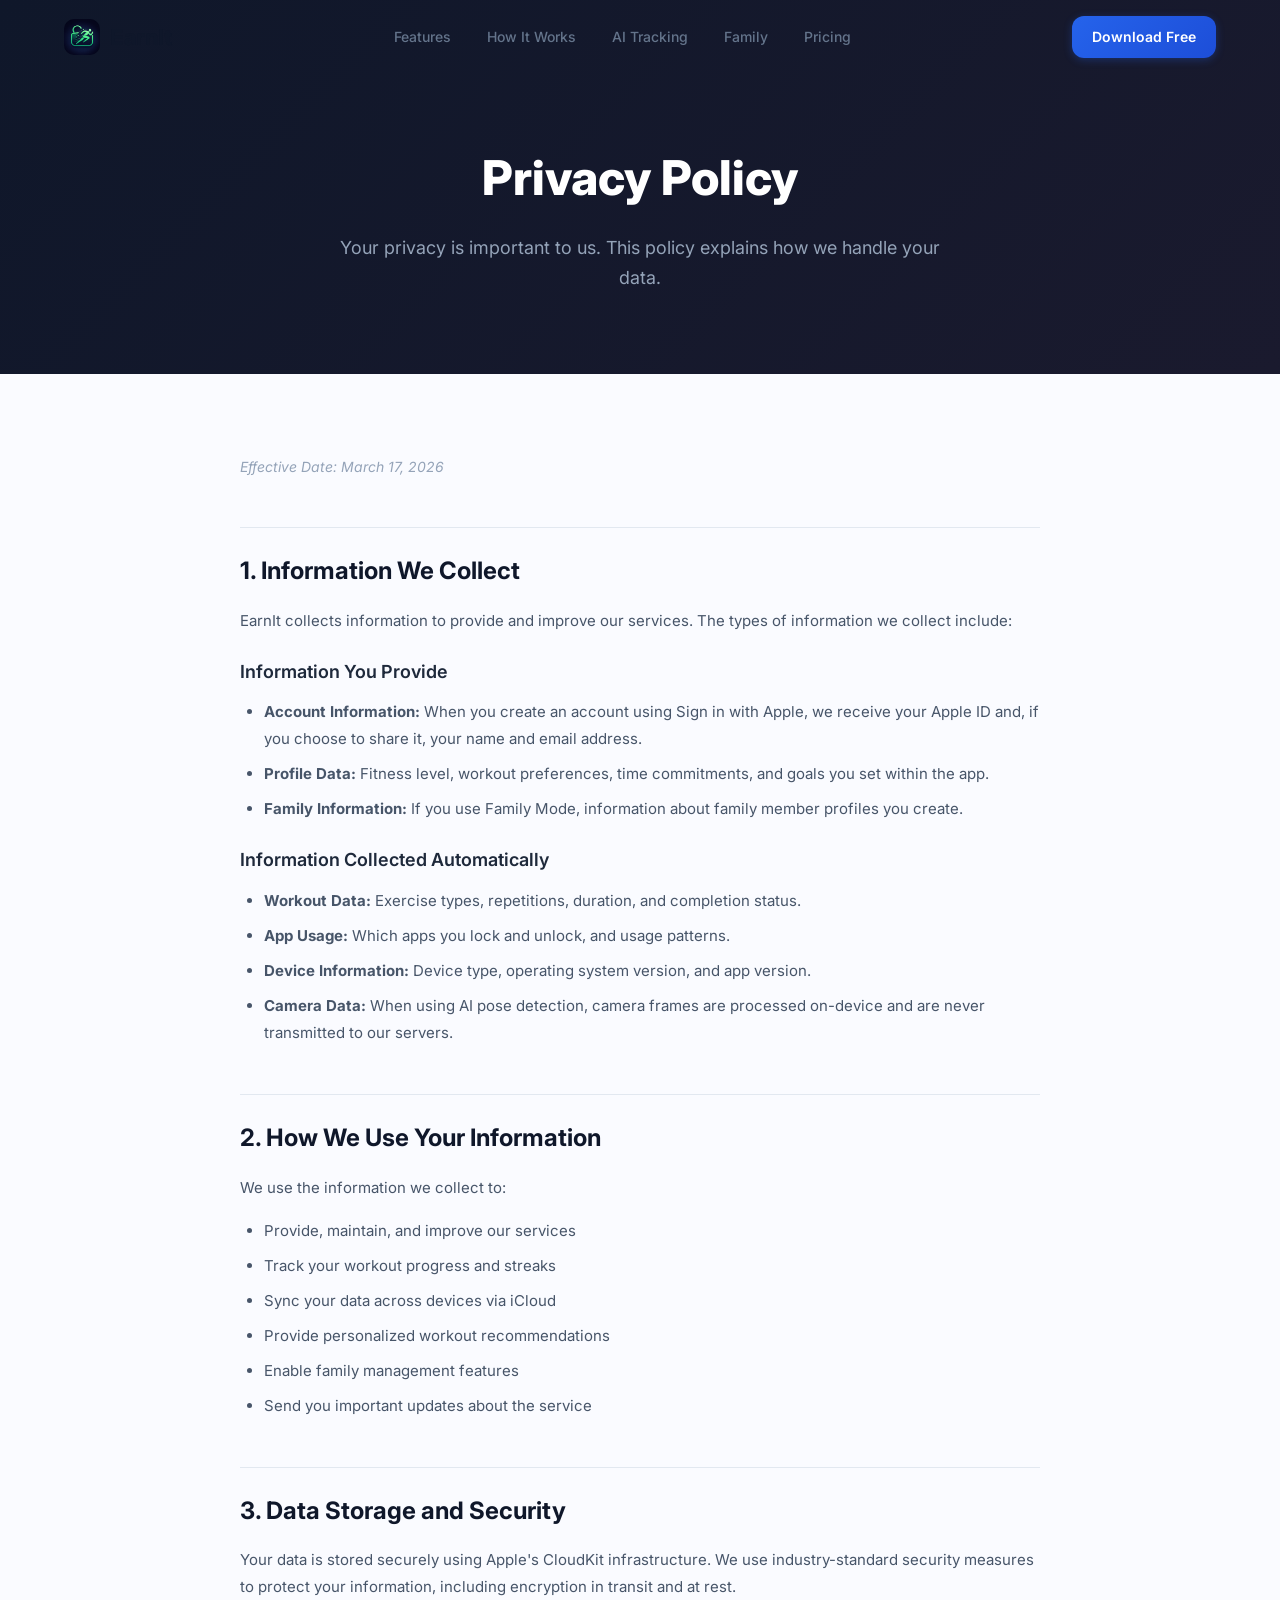
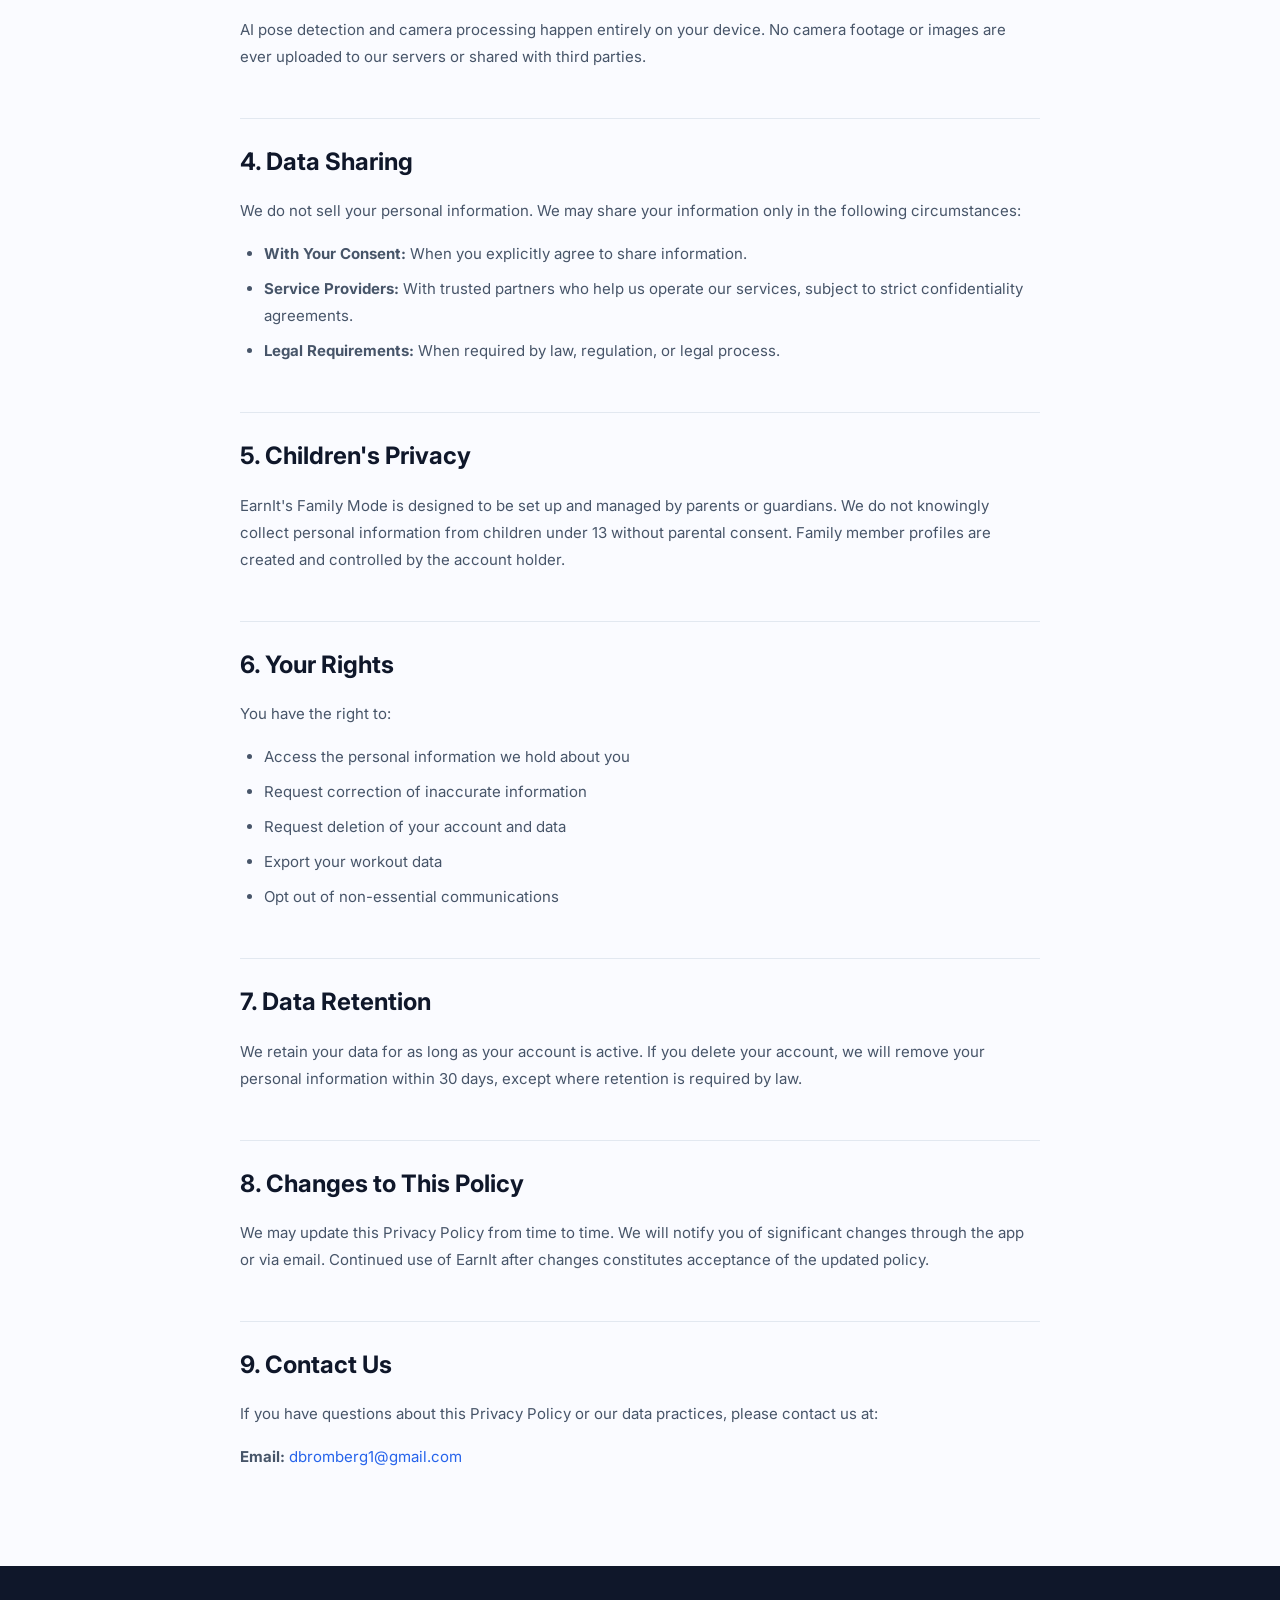
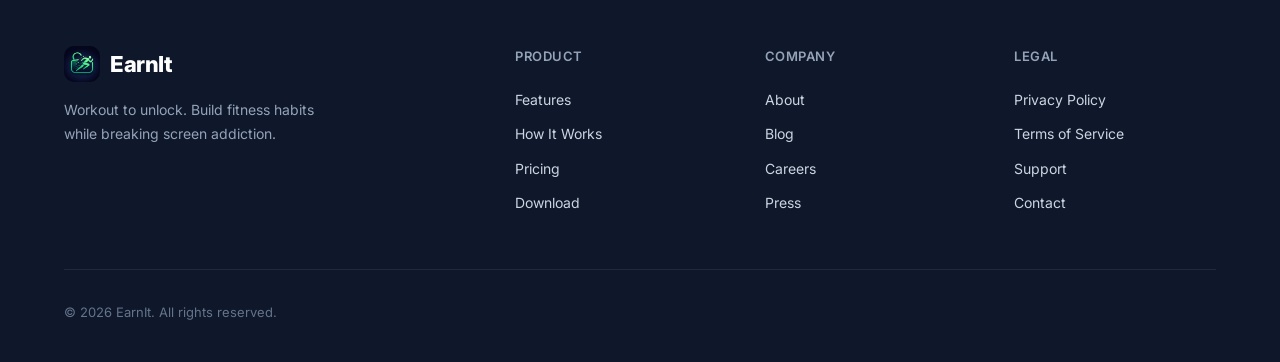
<file: privacy.html>
<!DOCTYPE html>
<html lang="en">
<head>
    <meta charset="UTF-8">
    <meta name="viewport" content="width=device-width, initial-scale=1.0">
    <title>Privacy Policy - EarnIt</title>
    <meta name="description" content="EarnIt Privacy Policy - Learn how we collect, use, and protect your personal information.">
    <link rel="preconnect" href="https://fonts.googleapis.com">
    <link rel="preconnect" href="https://fonts.gstatic.com" crossorigin>
    <link href="https://fonts.googleapis.com/css2?family=Inter:wght@300;400;500;600;700;800;900&display=swap" rel="stylesheet">
    <link rel="stylesheet" href="styles.css">
    <link rel="icon" type="image/png" href="app-icon.png">
    <style>
        .page-header {
            background: linear-gradient(135deg, var(--gray-900) 0%, #1a1a2e 100%);
            padding: 140px 0 80px;
            text-align: center;
            color: white;
        }
        .page-header h1 { font-size: 48px; font-weight: 800; margin-bottom: 16px; }
        .page-header p { font-size: 18px; color: var(--gray-400); max-width: 600px; margin: 0 auto; line-height: 1.7; }
        .page-content { padding: 80px 0; }
        .legal-content {
            max-width: 800px;
            margin: 0 auto;
        }
        .legal-content h2 {
            font-size: 24px;
            font-weight: 700;
            color: var(--gray-900);
            margin: 48px 0 16px;
            padding-top: 24px;
            border-top: 1px solid var(--gray-200);
        }
        .legal-content h2:first-child { margin-top: 0; border-top: none; padding-top: 0; }
        .legal-content h3 { font-size: 18px; font-weight: 600; color: var(--gray-800); margin: 24px 0 12px; }
        .legal-content p { font-size: 15px; color: var(--gray-600); line-height: 1.8; margin-bottom: 16px; }
        .legal-content ul { margin: 12px 0 16px 24px; }
        .legal-content li { font-size: 15px; color: var(--gray-600); line-height: 1.8; margin-bottom: 8px; }
        .legal-content .effective-date { font-size: 14px; color: var(--gray-400); font-style: italic; }
        @media (max-width: 768px) {
            .page-header h1 { font-size: 32px; }
        }
    </style>
</head>
<body>
    <nav class="nav" id="nav">
        <div class="container nav-container">
            <a href="index.html" class="nav-logo">
                <img src="app-icon.png" alt="EarnIt" class="logo-icon-img">
                <span>EarnIt</span>
            </a>
            <div class="nav-links" id="navLinks">
                <a href="index.html#features">Features</a>
                <a href="index.html#how-it-works">How It Works</a>
                <a href="index.html#ai-tracking">AI Tracking</a>
                <a href="index.html#family">Family</a>
                <a href="index.html#pricing">Pricing</a>
            </div>
            <a href="https://apps.apple.com/us/app/earnit-workout-to-unlock/id6760624453" class="nav-cta">Download Free</a>
            <button class="nav-toggle" id="navToggle" aria-label="Toggle menu">
                <span></span><span></span><span></span>
            </button>
        </div>
    </nav>

    <section class="page-header">
        <div class="container">
            <h1>Privacy Policy</h1>
            <p>Your privacy is important to us. This policy explains how we handle your data.</p>
        </div>
    </section>

    <section class="page-content">
        <div class="container">
            <div class="legal-content">
                <p class="effective-date">Effective Date: March 17, 2026</p>

                <h2>1. Information We Collect</h2>
                <p>EarnIt collects information to provide and improve our services. The types of information we collect include:</p>

                <h3>Information You Provide</h3>
                <ul>
                    <li><strong>Account Information:</strong> When you create an account using Sign in with Apple, we receive your Apple ID and, if you choose to share it, your name and email address.</li>
                    <li><strong>Profile Data:</strong> Fitness level, workout preferences, time commitments, and goals you set within the app.</li>
                    <li><strong>Family Information:</strong> If you use Family Mode, information about family member profiles you create.</li>
                </ul>

                <h3>Information Collected Automatically</h3>
                <ul>
                    <li><strong>Workout Data:</strong> Exercise types, repetitions, duration, and completion status.</li>
                    <li><strong>App Usage:</strong> Which apps you lock and unlock, and usage patterns.</li>
                    <li><strong>Device Information:</strong> Device type, operating system version, and app version.</li>
                    <li><strong>Camera Data:</strong> When using AI pose detection, camera frames are processed on-device and are never transmitted to our servers.</li>
                </ul>

                <h2>2. How We Use Your Information</h2>
                <p>We use the information we collect to:</p>
                <ul>
                    <li>Provide, maintain, and improve our services</li>
                    <li>Track your workout progress and streaks</li>
                    <li>Sync your data across devices via iCloud</li>
                    <li>Provide personalized workout recommendations</li>
                    <li>Enable family management features</li>
                    <li>Send you important updates about the service</li>
                </ul>

                <h2>3. Data Storage and Security</h2>
                <p>Your data is stored securely using Apple's CloudKit infrastructure. We use industry-standard security measures to protect your information, including encryption in transit and at rest.</p>
                <p>AI pose detection and camera processing happen entirely on your device. No camera footage or images are ever uploaded to our servers or shared with third parties.</p>

                <h2>4. Data Sharing</h2>
                <p>We do not sell your personal information. We may share your information only in the following circumstances:</p>
                <ul>
                    <li><strong>With Your Consent:</strong> When you explicitly agree to share information.</li>
                    <li><strong>Service Providers:</strong> With trusted partners who help us operate our services, subject to strict confidentiality agreements.</li>
                    <li><strong>Legal Requirements:</strong> When required by law, regulation, or legal process.</li>
                </ul>

                <h2>5. Children's Privacy</h2>
                <p>EarnIt's Family Mode is designed to be set up and managed by parents or guardians. We do not knowingly collect personal information from children under 13 without parental consent. Family member profiles are created and controlled by the account holder.</p>

                <h2>6. Your Rights</h2>
                <p>You have the right to:</p>
                <ul>
                    <li>Access the personal information we hold about you</li>
                    <li>Request correction of inaccurate information</li>
                    <li>Request deletion of your account and data</li>
                    <li>Export your workout data</li>
                    <li>Opt out of non-essential communications</li>
                </ul>

                <h2>7. Data Retention</h2>
                <p>We retain your data for as long as your account is active. If you delete your account, we will remove your personal information within 30 days, except where retention is required by law.</p>

                <h2>8. Changes to This Policy</h2>
                <p>We may update this Privacy Policy from time to time. We will notify you of significant changes through the app or via email. Continued use of EarnIt after changes constitutes acceptance of the updated policy.</p>

                <h2>9. Contact Us</h2>
                <p>If you have questions about this Privacy Policy or our data practices, please contact us at:</p>
                <p><strong>Email:</strong> <a href="mailto:dbromberg1@gmail.com" style="color: var(--blue);">dbromberg1@gmail.com</a></p>
            </div>
        </div>
    </section>

    <footer class="footer">
        <div class="container">
            <div class="footer-grid">
                <div class="footer-brand">
                    <a href="index.html" class="nav-logo">
                        <img src="app-icon.png" alt="EarnIt" class="logo-icon-img">
                        <span>EarnIt</span>
                    </a>
                    <p>Workout to unlock. Build fitness habits while breaking screen addiction.</p>
                </div>
                <div class="footer-links">
                    <h4>Product</h4>
                    <a href="index.html#features">Features</a>
                    <a href="index.html#how-it-works">How It Works</a>
                    <a href="index.html#pricing">Pricing</a>
                    <a href="https://apps.apple.com/us/app/earnit-workout-to-unlock/id6760624453">Download</a>
                </div>
                <div class="footer-links">
                    <h4>Company</h4>
                    <a href="about.html">About</a>
                    <a href="blog.html">Blog</a>
                    <a href="careers.html">Careers</a>
                    <a href="press.html">Press</a>
                </div>
                <div class="footer-links">
                    <h4>Legal</h4>
                    <a href="privacy.html">Privacy Policy</a>
                    <a href="terms.html">Terms of Service</a>
                    <a href="support.html">Support</a>
                    <a href="contact.html">Contact</a>
                </div>
            </div>
            <div class="footer-bottom">
                <p>&copy; 2026 EarnIt. All rights reserved.</p>
            </div>
        </div>
    </footer>
    <script src="script.js"></script>
</body>
</html>
</file>
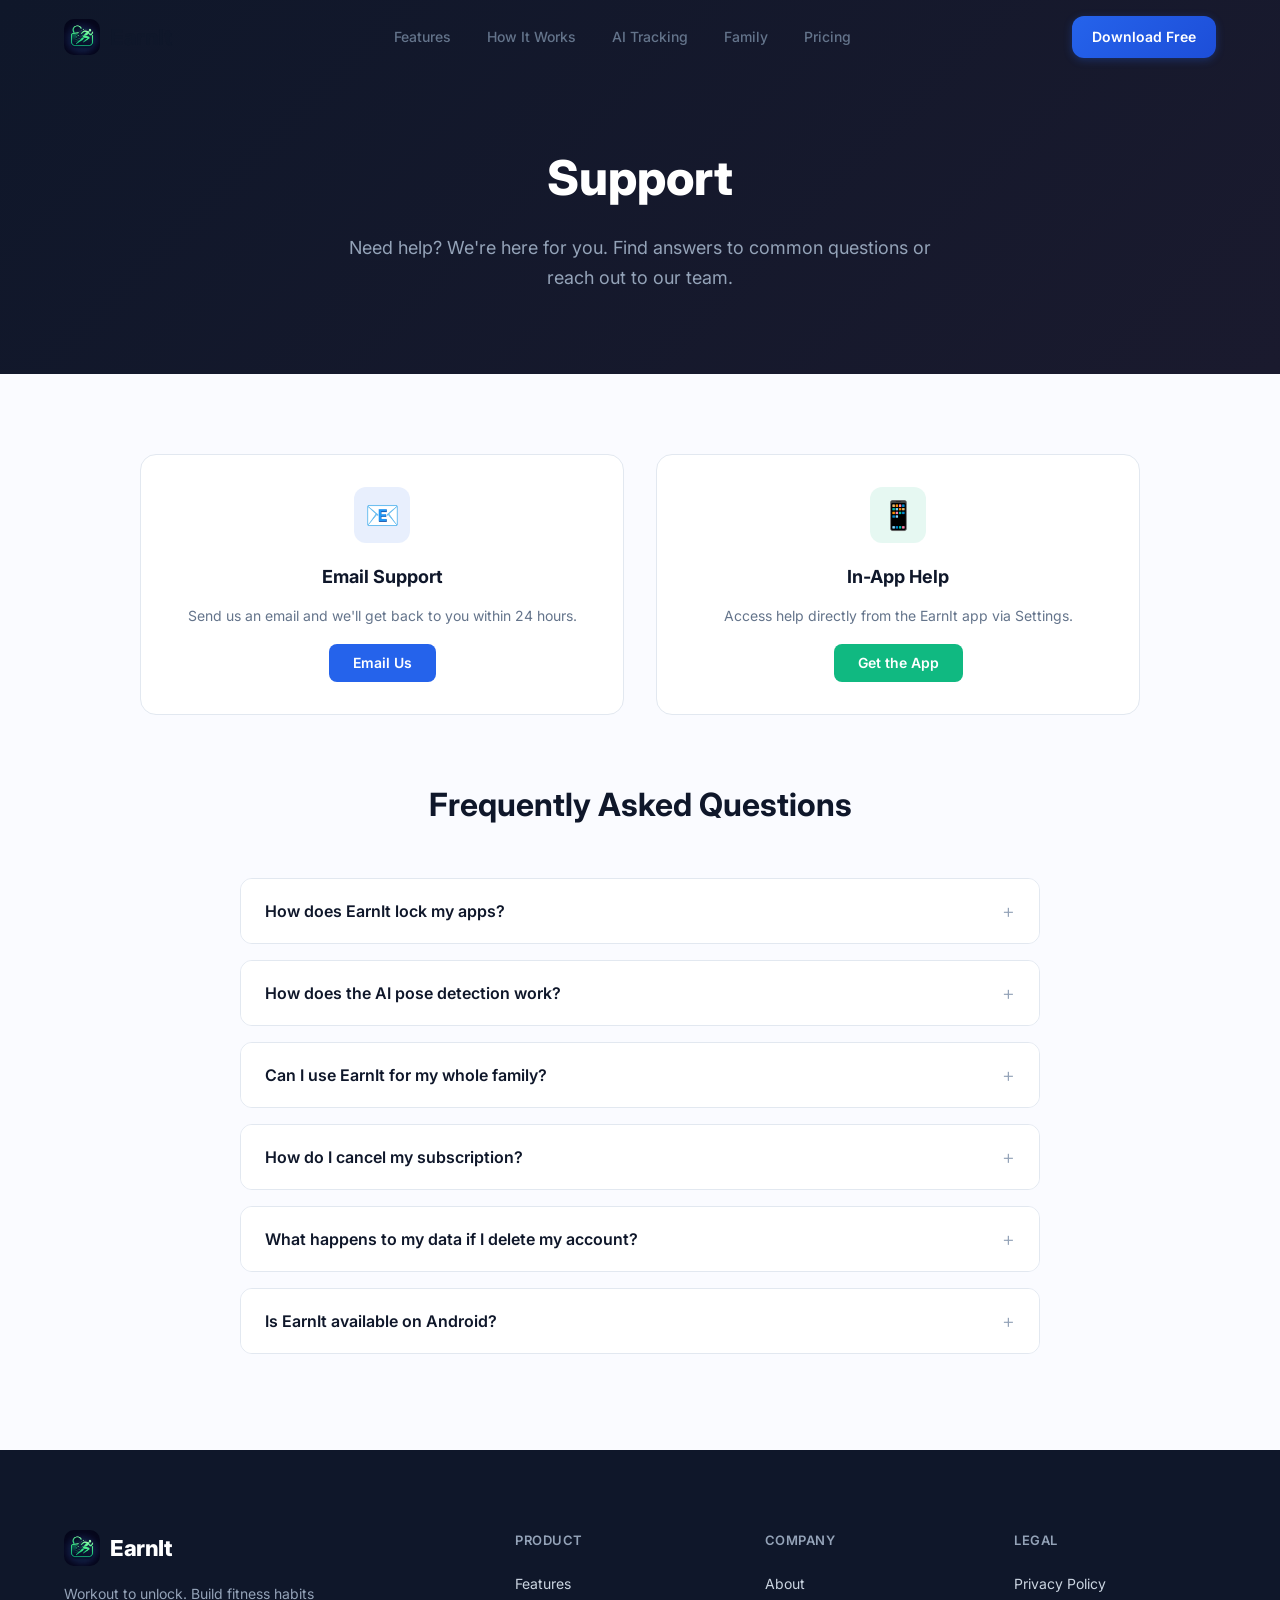
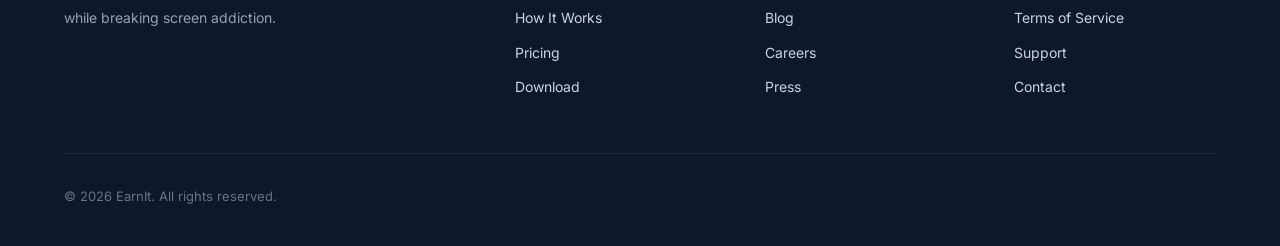
<file: support.html>
<!DOCTYPE html>
<html lang="en">
<head>
    <meta charset="UTF-8">
    <meta name="viewport" content="width=device-width, initial-scale=1.0">
    <title>Support - EarnIt</title>
    <meta name="description" content="Get help with EarnIt - FAQs, troubleshooting, and contact support.">
    <link rel="preconnect" href="https://fonts.googleapis.com">
    <link rel="preconnect" href="https://fonts.gstatic.com" crossorigin>
    <link href="https://fonts.googleapis.com/css2?family=Inter:wght@300;400;500;600;700;800;900&display=swap" rel="stylesheet">
    <link rel="stylesheet" href="styles.css">
    <link rel="icon" type="image/png" href="app-icon.png">
    <style>
        .page-header {
            background: linear-gradient(135deg, var(--gray-900) 0%, #1a1a2e 100%);
            padding: 140px 0 80px;
            text-align: center;
            color: white;
        }
        .page-header h1 { font-size: 48px; font-weight: 800; margin-bottom: 16px; }
        .page-header p { font-size: 18px; color: var(--gray-400); max-width: 600px; margin: 0 auto; line-height: 1.7; }
        .page-content { padding: 80px 0; }
        .support-grid {
            display: grid;
            grid-template-columns: repeat(2, 1fr);
            gap: 32px;
            max-width: 1000px;
            margin: 0 auto 64px;
        }
        .support-card {
            background: var(--card-bg);
            border: 1px solid var(--gray-200);
            border-radius: var(--radius-lg);
            padding: 32px;
            text-align: center;
            transition: transform var(--transition), box-shadow var(--transition);
        }
        .support-card:hover { transform: translateY(-4px); box-shadow: var(--shadow-lg); }
        .support-card .card-icon {
            width: 56px; height: 56px; border-radius: var(--radius-md);
            display: flex; align-items: center; justify-content: center;
            margin: 0 auto 20px; font-size: 28px;
        }
        .support-card h3 { font-size: 18px; font-weight: 700; color: var(--gray-900); margin-bottom: 12px; }
        .support-card p { font-size: 14px; color: var(--gray-500); line-height: 1.7; margin-bottom: 16px; }
        .support-card a {
            display: inline-block; padding: 8px 24px; border-radius: var(--radius-sm);
            font-size: 14px; font-weight: 600; text-decoration: none; transition: all var(--transition);
        }
        .faq-section { max-width: 800px; margin: 0 auto; }
        .faq-section h2 { font-size: 32px; font-weight: 700; text-align: center; margin-bottom: 48px; }
        .faq-item {
            border: 1px solid var(--gray-200);
            border-radius: var(--radius-md);
            margin-bottom: 16px;
            overflow: hidden;
        }
        .faq-question {
            padding: 20px 24px;
            font-size: 16px;
            font-weight: 600;
            color: var(--gray-900);
            cursor: pointer;
            display: flex;
            justify-content: space-between;
            align-items: center;
            background: var(--card-bg);
            border: none;
            width: 100%;
            text-align: left;
        }
        .faq-question:hover { background: var(--gray-50); }
        .faq-question::after { content: "+"; font-size: 20px; color: var(--gray-400); font-weight: 300; }
        .faq-item.active .faq-question::after { content: "-"; }
        .faq-answer {
            padding: 0 24px;
            max-height: 0;
            overflow: hidden;
            transition: max-height 0.3s ease, padding 0.3s ease;
        }
        .faq-item.active .faq-answer {
            padding: 0 24px 20px;
            max-height: 300px;
        }
        .faq-answer p { font-size: 15px; color: var(--gray-600); line-height: 1.8; }
        @media (max-width: 768px) {
            .page-header h1 { font-size: 32px; }
            .support-grid { grid-template-columns: 1fr; }
        }
    </style>
</head>
<body>
    <nav class="nav" id="nav">
        <div class="container nav-container">
            <a href="index.html" class="nav-logo">
                <img src="app-icon.png" alt="EarnIt" class="logo-icon-img">
                <span>EarnIt</span>
            </a>
            <div class="nav-links" id="navLinks">
                <a href="index.html#features">Features</a>
                <a href="index.html#how-it-works">How It Works</a>
                <a href="index.html#ai-tracking">AI Tracking</a>
                <a href="index.html#family">Family</a>
                <a href="index.html#pricing">Pricing</a>
            </div>
            <a href="https://apps.apple.com/us/app/earnit-workout-to-unlock/id6760624453" class="nav-cta">Download Free</a>
            <button class="nav-toggle" id="navToggle" aria-label="Toggle menu">
                <span></span><span></span><span></span>
            </button>
        </div>
    </nav>

    <section class="page-header">
        <div class="container">
            <h1>Support</h1>
            <p>Need help? We're here for you. Find answers to common questions or reach out to our team.</p>
        </div>
    </section>

    <section class="page-content">
        <div class="container">
            <div class="support-grid">
                <div class="support-card">
                    <div class="card-icon" style="background: rgba(37,99,235,0.1); color: var(--blue);">&#x1F4E7;</div>
                    <h3>Email Support</h3>
                    <p>Send us an email and we'll get back to you within 24 hours.</p>
                    <a href="mailto:dbromberg1@gmail.com" style="background: var(--blue); color: white;">Email Us</a>
                </div>
                <div class="support-card">
                    <div class="card-icon" style="background: rgba(16,185,129,0.1); color: var(--green);">&#x1F4F1;</div>
                    <h3>In-App Help</h3>
                    <p>Access help directly from the EarnIt app via Settings.</p>
                    <a href="https://apps.apple.com/us/app/earnit-workout-to-unlock/id6760624453" style="background: var(--green); color: white;">Get the App</a>
                </div>
            </div>

            <div class="faq-section">
                <h2>Frequently Asked Questions</h2>

                <div class="faq-item">
                    <button class="faq-question">How does EarnIt lock my apps?</button>
                    <div class="faq-answer">
                        <p>EarnIt uses iOS Screen Time APIs to manage app access. When you select apps to lock, they become inaccessible until you complete your assigned workout. You can choose from three lock modes: Mindful (10-second pause), Standard (full lock), or Strict (PIN-protected).</p>
                    </div>
                </div>

                <div class="faq-item">
                    <button class="faq-question">How does the AI pose detection work?</button>
                    <div class="faq-answer">
                        <p>Our ML-powered camera uses on-device pose detection to track your movements in real-time. It recognizes exercises, counts your reps automatically, and provides form feedback. All processing happens on your device - no video is ever uploaded to our servers.</p>
                    </div>
                </div>

                <div class="faq-item">
                    <button class="faq-question">Can I use EarnIt for my whole family?</button>
                    <div class="faq-answer">
                        <p>Yes! Our Family plan supports up to 5 family members across multiple devices. Parents can assign workouts, monitor activity, and manage lock settings for each family member through the Family Dashboard.</p>
                    </div>
                </div>

                <div class="faq-item">
                    <button class="faq-question">How do I cancel my subscription?</button>
                    <div class="faq-answer">
                        <p>You can cancel your subscription at any time through your Apple ID settings. Go to Settings > Apple ID > Subscriptions on your iPhone, find EarnIt, and tap Cancel. You'll continue to have access until the end of your current billing period.</p>
                    </div>
                </div>

                <div class="faq-item">
                    <button class="faq-question">What happens to my data if I delete my account?</button>
                    <div class="faq-answer">
                        <p>When you delete your account, all your personal data, workout history, and settings are permanently removed within 30 days. This action cannot be undone. You can request account deletion through the app's Settings page.</p>
                    </div>
                </div>

                <div class="faq-item">
                    <button class="faq-question">Is EarnIt available on Android?</button>
                    <div class="faq-answer">
                        <p>EarnIt is currently available on iOS only. We're exploring Android development and will announce any updates through our blog and social media channels.</p>
                    </div>
                </div>
            </div>
        </div>
    </section>

    <footer class="footer">
        <div class="container">
            <div class="footer-grid">
                <div class="footer-brand">
                    <a href="index.html" class="nav-logo">
                        <img src="app-icon.png" alt="EarnIt" class="logo-icon-img">
                        <span>EarnIt</span>
                    </a>
                    <p>Workout to unlock. Build fitness habits while breaking screen addiction.</p>
                </div>
                <div class="footer-links">
                    <h4>Product</h4>
                    <a href="index.html#features">Features</a>
                    <a href="index.html#how-it-works">How It Works</a>
                    <a href="index.html#pricing">Pricing</a>
                    <a href="https://apps.apple.com/us/app/earnit-workout-to-unlock/id6760624453">Download</a>
                </div>
                <div class="footer-links">
                    <h4>Company</h4>
                    <a href="about.html">About</a>
                    <a href="blog.html">Blog</a>
                    <a href="careers.html">Careers</a>
                    <a href="press.html">Press</a>
                </div>
                <div class="footer-links">
                    <h4>Legal</h4>
                    <a href="privacy.html">Privacy Policy</a>
                    <a href="terms.html">Terms of Service</a>
                    <a href="support.html">Support</a>
                    <a href="contact.html">Contact</a>
                </div>
            </div>
            <div class="footer-bottom">
                <p>&copy; 2026 EarnIt. All rights reserved.</p>
            </div>
        </div>
    </footer>
    <script>
        // FAQ toggle
        document.querySelectorAll('.faq-question').forEach(button => {
            button.addEventListener('click', () => {
                const item = button.parentElement;
                const isActive = item.classList.contains('active');
                document.querySelectorAll('.faq-item').forEach(i => i.classList.remove('active'));
                if (!isActive) item.classList.add('active');
            });
        });
    </script>
    <script src="script.js"></script>
</body>
</html>
</file>
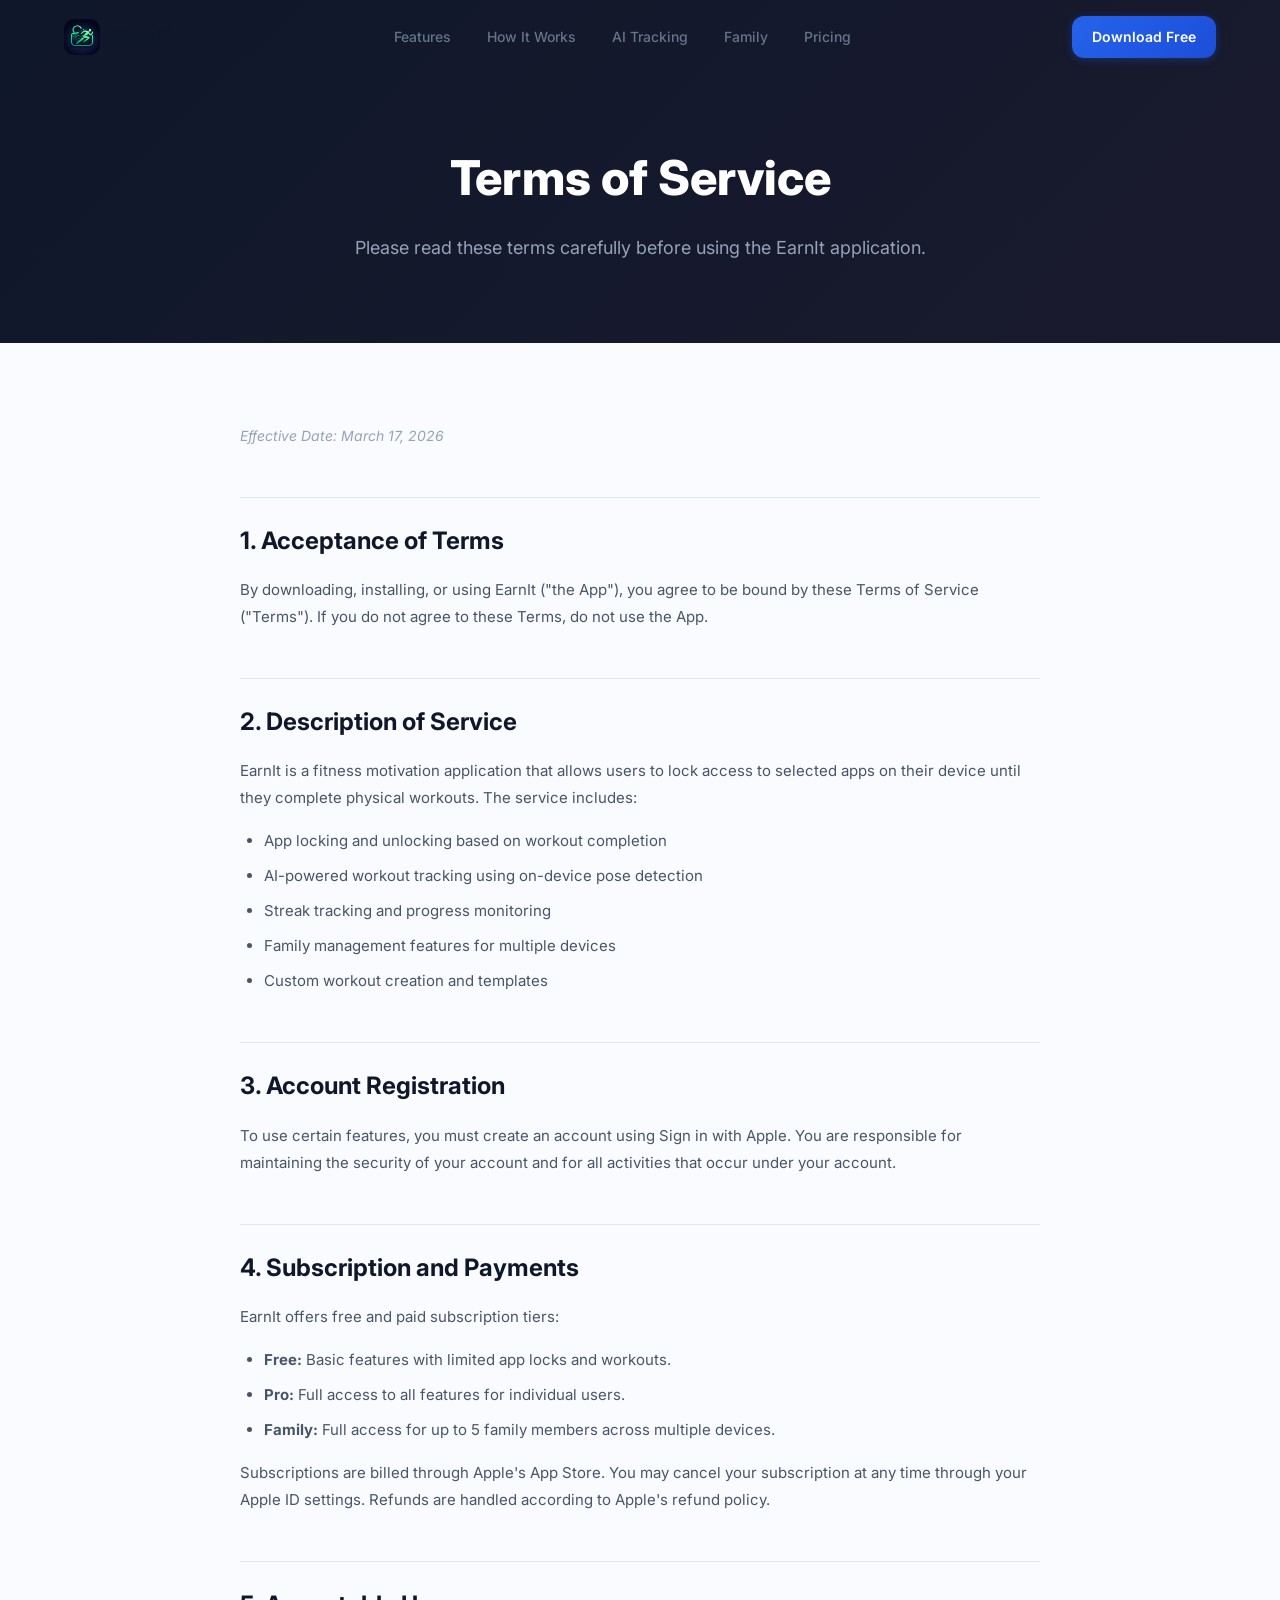
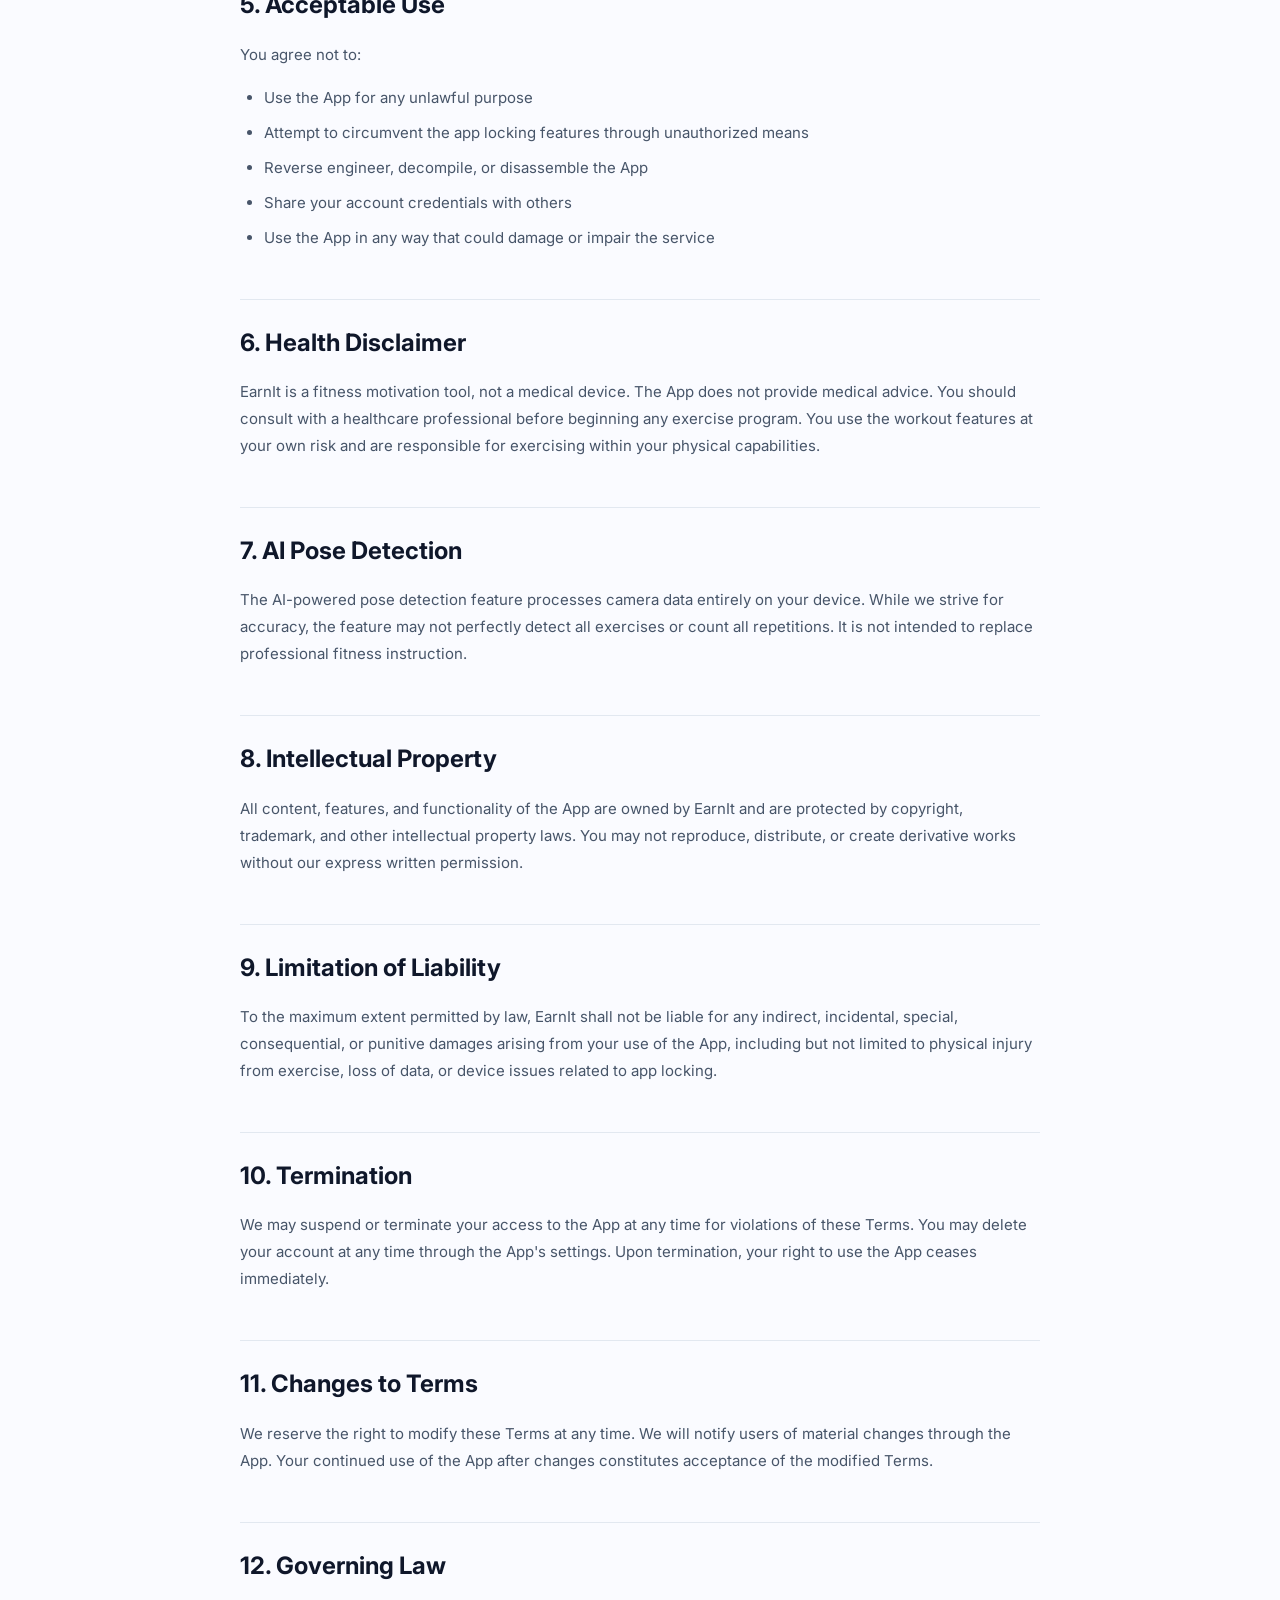
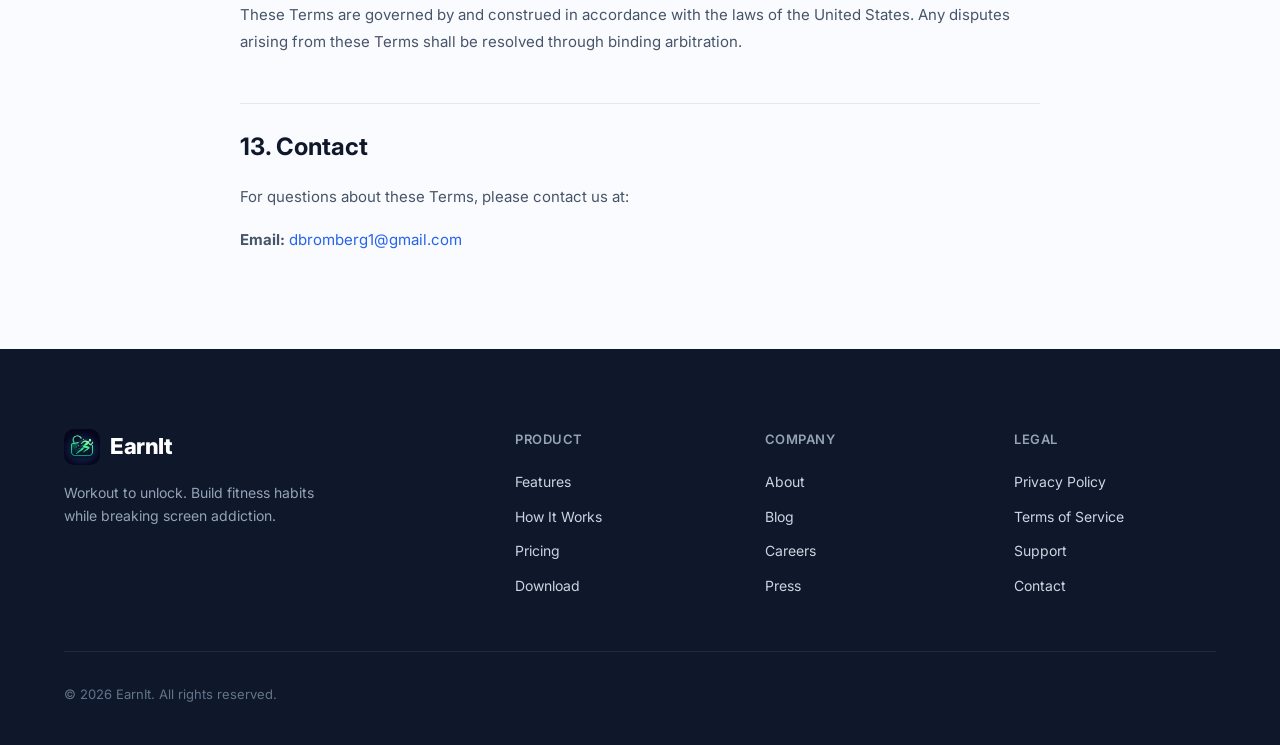
<file: terms.html>
<!DOCTYPE html>
<html lang="en">
<head>
    <meta charset="UTF-8">
    <meta name="viewport" content="width=device-width, initial-scale=1.0">
    <title>Terms of Service - EarnIt</title>
    <meta name="description" content="EarnIt Terms of Service - Read our terms and conditions for using the EarnIt app.">
    <link rel="preconnect" href="https://fonts.googleapis.com">
    <link rel="preconnect" href="https://fonts.gstatic.com" crossorigin>
    <link href="https://fonts.googleapis.com/css2?family=Inter:wght@300;400;500;600;700;800;900&display=swap" rel="stylesheet">
    <link rel="stylesheet" href="styles.css">
    <link rel="icon" type="image/png" href="app-icon.png">
    <style>
        .page-header {
            background: linear-gradient(135deg, var(--gray-900) 0%, #1a1a2e 100%);
            padding: 140px 0 80px;
            text-align: center;
            color: white;
        }
        .page-header h1 { font-size: 48px; font-weight: 800; margin-bottom: 16px; }
        .page-header p { font-size: 18px; color: var(--gray-400); max-width: 600px; margin: 0 auto; line-height: 1.7; }
        .page-content { padding: 80px 0; }
        .legal-content { max-width: 800px; margin: 0 auto; }
        .legal-content h2 {
            font-size: 24px; font-weight: 700; color: var(--gray-900);
            margin: 48px 0 16px; padding-top: 24px;
            border-top: 1px solid var(--gray-200);
        }
        .legal-content h2:first-child { margin-top: 0; border-top: none; padding-top: 0; }
        .legal-content p { font-size: 15px; color: var(--gray-600); line-height: 1.8; margin-bottom: 16px; }
        .legal-content ul { margin: 12px 0 16px 24px; }
        .legal-content li { font-size: 15px; color: var(--gray-600); line-height: 1.8; margin-bottom: 8px; }
        .legal-content .effective-date { font-size: 14px; color: var(--gray-400); font-style: italic; }
        @media (max-width: 768px) { .page-header h1 { font-size: 32px; } }
    </style>
</head>
<body>
    <nav class="nav" id="nav">
        <div class="container nav-container">
            <a href="index.html" class="nav-logo">
                <img src="app-icon.png" alt="EarnIt" class="logo-icon-img">
                <span>EarnIt</span>
            </a>
            <div class="nav-links" id="navLinks">
                <a href="index.html#features">Features</a>
                <a href="index.html#how-it-works">How It Works</a>
                <a href="index.html#ai-tracking">AI Tracking</a>
                <a href="index.html#family">Family</a>
                <a href="index.html#pricing">Pricing</a>
            </div>
            <a href="https://apps.apple.com/us/app/earnit-workout-to-unlock/id6760624453" class="nav-cta">Download Free</a>
            <button class="nav-toggle" id="navToggle" aria-label="Toggle menu">
                <span></span><span></span><span></span>
            </button>
        </div>
    </nav>

    <section class="page-header">
        <div class="container">
            <h1>Terms of Service</h1>
            <p>Please read these terms carefully before using the EarnIt application.</p>
        </div>
    </section>

    <section class="page-content">
        <div class="container">
            <div class="legal-content">
                <p class="effective-date">Effective Date: March 17, 2026</p>

                <h2>1. Acceptance of Terms</h2>
                <p>By downloading, installing, or using EarnIt ("the App"), you agree to be bound by these Terms of Service ("Terms"). If you do not agree to these Terms, do not use the App.</p>

                <h2>2. Description of Service</h2>
                <p>EarnIt is a fitness motivation application that allows users to lock access to selected apps on their device until they complete physical workouts. The service includes:</p>
                <ul>
                    <li>App locking and unlocking based on workout completion</li>
                    <li>AI-powered workout tracking using on-device pose detection</li>
                    <li>Streak tracking and progress monitoring</li>
                    <li>Family management features for multiple devices</li>
                    <li>Custom workout creation and templates</li>
                </ul>

                <h2>3. Account Registration</h2>
                <p>To use certain features, you must create an account using Sign in with Apple. You are responsible for maintaining the security of your account and for all activities that occur under your account.</p>

                <h2>4. Subscription and Payments</h2>
                <p>EarnIt offers free and paid subscription tiers:</p>
                <ul>
                    <li><strong>Free:</strong> Basic features with limited app locks and workouts.</li>
                    <li><strong>Pro:</strong> Full access to all features for individual users.</li>
                    <li><strong>Family:</strong> Full access for up to 5 family members across multiple devices.</li>
                </ul>
                <p>Subscriptions are billed through Apple's App Store. You may cancel your subscription at any time through your Apple ID settings. Refunds are handled according to Apple's refund policy.</p>

                <h2>5. Acceptable Use</h2>
                <p>You agree not to:</p>
                <ul>
                    <li>Use the App for any unlawful purpose</li>
                    <li>Attempt to circumvent the app locking features through unauthorized means</li>
                    <li>Reverse engineer, decompile, or disassemble the App</li>
                    <li>Share your account credentials with others</li>
                    <li>Use the App in any way that could damage or impair the service</li>
                </ul>

                <h2>6. Health Disclaimer</h2>
                <p>EarnIt is a fitness motivation tool, not a medical device. The App does not provide medical advice. You should consult with a healthcare professional before beginning any exercise program. You use the workout features at your own risk and are responsible for exercising within your physical capabilities.</p>

                <h2>7. AI Pose Detection</h2>
                <p>The AI-powered pose detection feature processes camera data entirely on your device. While we strive for accuracy, the feature may not perfectly detect all exercises or count all repetitions. It is not intended to replace professional fitness instruction.</p>

                <h2>8. Intellectual Property</h2>
                <p>All content, features, and functionality of the App are owned by EarnIt and are protected by copyright, trademark, and other intellectual property laws. You may not reproduce, distribute, or create derivative works without our express written permission.</p>

                <h2>9. Limitation of Liability</h2>
                <p>To the maximum extent permitted by law, EarnIt shall not be liable for any indirect, incidental, special, consequential, or punitive damages arising from your use of the App, including but not limited to physical injury from exercise, loss of data, or device issues related to app locking.</p>

                <h2>10. Termination</h2>
                <p>We may suspend or terminate your access to the App at any time for violations of these Terms. You may delete your account at any time through the App's settings. Upon termination, your right to use the App ceases immediately.</p>

                <h2>11. Changes to Terms</h2>
                <p>We reserve the right to modify these Terms at any time. We will notify users of material changes through the App. Your continued use of the App after changes constitutes acceptance of the modified Terms.</p>

                <h2>12. Governing Law</h2>
                <p>These Terms are governed by and construed in accordance with the laws of the United States. Any disputes arising from these Terms shall be resolved through binding arbitration.</p>

                <h2>13. Contact</h2>
                <p>For questions about these Terms, please contact us at:</p>
                <p><strong>Email:</strong> <a href="mailto:dbromberg1@gmail.com" style="color: var(--blue);">dbromberg1@gmail.com</a></p>
            </div>
        </div>
    </section>

    <footer class="footer">
        <div class="container">
            <div class="footer-grid">
                <div class="footer-brand">
                    <a href="index.html" class="nav-logo">
                        <img src="app-icon.png" alt="EarnIt" class="logo-icon-img">
                        <span>EarnIt</span>
                    </a>
                    <p>Workout to unlock. Build fitness habits while breaking screen addiction.</p>
                </div>
                <div class="footer-links">
                    <h4>Product</h4>
                    <a href="index.html#features">Features</a>
                    <a href="index.html#how-it-works">How It Works</a>
                    <a href="index.html#pricing">Pricing</a>
                    <a href="https://apps.apple.com/us/app/earnit-workout-to-unlock/id6760624453">Download</a>
                </div>
                <div class="footer-links">
                    <h4>Company</h4>
                    <a href="about.html">About</a>
                    <a href="blog.html">Blog</a>
                    <a href="careers.html">Careers</a>
                    <a href="press.html">Press</a>
                </div>
                <div class="footer-links">
                    <h4>Legal</h4>
                    <a href="privacy.html">Privacy Policy</a>
                    <a href="terms.html">Terms of Service</a>
                    <a href="support.html">Support</a>
                    <a href="contact.html">Contact</a>
                </div>
            </div>
            <div class="footer-bottom">
                <p>&copy; 2026 EarnIt. All rights reserved.</p>
            </div>
        </div>
    </footer>
    <script src="script.js"></script>
</body>
</html>
</file>
<file: styles.css>
/* ============================================
   EarnIt Website - Premium Design System
   ============================================ */

/* --- CSS Custom Properties --- */
:root {
    --blue: #2563EB;
    --blue-dark: #1D4ED8;
    --blue-light: #3B82F6;
    --green: #10B981;
    --green-dark: #059669;
    --red: #EF4444;
    --orange: #F59E0B;
    --purple: #7C3AED;
    --teal: #06B6D4;

    --gray-50: #F8FAFC;
    --gray-100: #F1F5F9;
    --gray-200: #E2E8F0;
    --gray-300: #CBD5E1;
    --gray-400: #94A3B8;
    --gray-500: #64748B;
    --gray-600: #475569;
    --gray-700: #334155;
    --gray-800: #1E293B;
    --gray-900: #0F172A;

    --bg: #FAFBFF;
    --card-bg: #FFFFFF;
    --text: #0F172A;
    --text-secondary: #64748B;

    --radius-sm: 8px;
    --radius-md: 12px;
    --radius-lg: 16px;
    --radius-xl: 24px;
    --radius-2xl: 32px;

    --shadow-sm: 0 1px 3px rgba(0,0,0,0.06), 0 1px 2px rgba(0,0,0,0.04);
    --shadow-md: 0 4px 12px rgba(0,0,0,0.07), 0 2px 4px rgba(0,0,0,0.04);
    --shadow-lg: 0 12px 40px rgba(0,0,0,0.1), 0 4px 12px rgba(0,0,0,0.05);
    --shadow-xl: 0 24px 60px rgba(0,0,0,0.12), 0 8px 20px rgba(0,0,0,0.06);

    --transition: 0.3s cubic-bezier(0.4, 0, 0.2, 1);
}

/* --- Reset & Base --- */
*, *::before, *::after {
    margin: 0;
    padding: 0;
    box-sizing: border-box;
}

html {
    scroll-behavior: smooth;
    -webkit-font-smoothing: antialiased;
    -moz-osx-font-smoothing: grayscale;
}

body {
    font-family: 'Inter', -apple-system, BlinkMacSystemFont, 'Segoe UI', sans-serif;
    color: var(--text);
    background: var(--bg);
    line-height: 1.6;
    overflow-x: hidden;
}

img { max-width: 100%; display: block; }
a { text-decoration: none; color: inherit; }
button { border: none; background: none; cursor: pointer; font-family: inherit; }

.container {
    max-width: 1200px;
    margin: 0 auto;
    padding: 0 24px;
}

/* --- Typography --- */
.gradient-text {
    background: linear-gradient(135deg, var(--blue), var(--purple), var(--blue-light));
    -webkit-background-clip: text;
    -webkit-text-fill-color: transparent;
    background-clip: text;
}

.section-header {
    text-align: center;
    max-width: 680px;
    margin: 0 auto 64px;
}

.section-tag {
    display: inline-block;
    font-size: 13px;
    font-weight: 600;
    color: var(--blue);
    background: rgba(37, 99, 235, 0.08);
    padding: 6px 16px;
    border-radius: 100px;
    margin-bottom: 20px;
    letter-spacing: 0.5px;
    text-transform: uppercase;
}

.section-title {
    font-size: clamp(32px, 5vw, 48px);
    font-weight: 800;
    line-height: 1.15;
    letter-spacing: -0.03em;
    margin-bottom: 16px;
}

.section-subtitle {
    font-size: 18px;
    color: var(--text-secondary);
    line-height: 1.7;
}

/* --- Buttons --- */
.btn {
    display: inline-flex;
    align-items: center;
    gap: 10px;
    font-weight: 600;
    font-size: 15px;
    border-radius: var(--radius-md);
    padding: 12px 24px;
    transition: all var(--transition);
    cursor: pointer;
    border: none;
}

.btn-primary {
    background: linear-gradient(135deg, var(--blue), var(--blue-dark));
    color: white;
    box-shadow: 0 4px 16px rgba(37, 99, 235, 0.3);
}

.btn-primary:hover {
    transform: translateY(-2px);
    box-shadow: 0 8px 24px rgba(37, 99, 235, 0.4);
}

.btn-secondary {
    background: var(--card-bg);
    color: var(--text);
    border: 1.5px solid var(--gray-200);
}

.btn-secondary:hover {
    border-color: var(--blue);
    color: var(--blue);
    transform: translateY(-2px);
}

.btn-ghost {
    background: transparent;
    color: var(--text-secondary);
}

.btn-ghost:hover {
    color: var(--blue);
}

.btn-lg {
    padding: 16px 32px;
    font-size: 16px;
    border-radius: var(--radius-lg);
}

.btn-full {
    width: 100%;
    justify-content: center;
}

/* ============================================
   NAVIGATION
   ============================================ */
.nav {
    position: fixed;
    top: 0;
    left: 0;
    right: 0;
    z-index: 1000;
    padding: 16px 0;
    transition: all var(--transition);
}

.nav.scrolled {
    padding: 10px 0;
    background: rgba(250, 251, 255, 0.85);
    backdrop-filter: blur(20px);
    -webkit-backdrop-filter: blur(20px);
    border-bottom: 1px solid rgba(0,0,0,0.05);
}

.nav-container {
    display: flex;
    align-items: center;
    justify-content: space-between;
}

.nav-logo {
    display: flex;
    align-items: center;
    gap: 10px;
    font-weight: 800;
    font-size: 22px;
    letter-spacing: -0.02em;
}

.logo-icon {
    width: 36px;
    height: 36px;
    background: linear-gradient(135deg, var(--blue), var(--purple));
    border-radius: 10px;
    display: flex;
    align-items: center;
    justify-content: center;
    color: white;
    font-weight: 800;
    font-size: 18px;
}

.logo-icon-img {
    width: 36px;
    height: 36px;
    border-radius: 10px;
    object-fit: cover;
}

.nav-links {
    display: flex;
    gap: 36px;
}

.nav-links a {
    font-size: 14px;
    font-weight: 500;
    color: var(--text-secondary);
    transition: color var(--transition);
}

.nav-links a:hover {
    color: var(--text);
}

.nav-cta {
    font-size: 14px;
    font-weight: 600;
    color: white;
    background: linear-gradient(135deg, var(--blue), var(--blue-dark));
    padding: 10px 20px;
    border-radius: var(--radius-md);
    transition: all var(--transition);
    box-shadow: 0 2px 8px rgba(37, 99, 235, 0.3);
}

.nav-cta:hover {
    transform: translateY(-1px);
    box-shadow: 0 4px 16px rgba(37, 99, 235, 0.4);
}

.nav-toggle {
    display: none;
    flex-direction: column;
    gap: 5px;
    padding: 4px;
}

.nav-toggle span {
    width: 22px;
    height: 2px;
    background: var(--text);
    border-radius: 2px;
    transition: all var(--transition);
}

/* ============================================
   HERO SECTION
   ============================================ */
.hero {
    position: relative;
    min-height: 100vh;
    display: flex;
    align-items: center;
    padding: 120px 0 80px;
    overflow: hidden;
}

.hero-bg-effects {
    position: absolute;
    inset: 0;
    pointer-events: none;
    overflow: hidden;
}

.hero-gradient-orb {
    position: absolute;
    border-radius: 50%;
    filter: blur(80px);
    opacity: 0.4;
}

.orb-1 {
    width: 600px;
    height: 600px;
    background: radial-gradient(circle, rgba(37, 99, 235, 0.3), transparent 70%);
    top: -200px;
    right: -100px;
    animation: float 8s ease-in-out infinite;
}

.orb-2 {
    width: 400px;
    height: 400px;
    background: radial-gradient(circle, rgba(124, 58, 237, 0.2), transparent 70%);
    bottom: -100px;
    left: -100px;
    animation: float 10s ease-in-out infinite reverse;
}

.orb-3 {
    width: 300px;
    height: 300px;
    background: radial-gradient(circle, rgba(16, 185, 129, 0.15), transparent 70%);
    top: 40%;
    left: 30%;
    animation: float 12s ease-in-out infinite;
}

.hero-grid {
    position: absolute;
    inset: 0;
    background-image:
        linear-gradient(rgba(37, 99, 235, 0.03) 1px, transparent 1px),
        linear-gradient(90deg, rgba(37, 99, 235, 0.03) 1px, transparent 1px);
    background-size: 60px 60px;
    mask-image: radial-gradient(ellipse 80% 60% at 50% 50%, black 20%, transparent 100%);
    -webkit-mask-image: radial-gradient(ellipse 80% 60% at 50% 50%, black 20%, transparent 100%);
}

@keyframes float {
    0%, 100% { transform: translate(0, 0) scale(1); }
    33% { transform: translate(30px, -20px) scale(1.05); }
    66% { transform: translate(-20px, 20px) scale(0.95); }
}

.hero-container {
    display: grid;
    grid-template-columns: 1fr 1fr;
    gap: 80px;
    align-items: center;
    position: relative;
    z-index: 1;
}

.hero-badge {
    display: inline-flex;
    align-items: center;
    gap: 8px;
    font-size: 13px;
    font-weight: 500;
    color: var(--blue);
    background: rgba(37, 99, 235, 0.06);
    border: 1px solid rgba(37, 99, 235, 0.12);
    padding: 8px 18px;
    border-radius: 100px;
    margin-bottom: 28px;
    animation: fadeInUp 0.8s ease;
}

.badge-dot {
    width: 8px;
    height: 8px;
    background: var(--green);
    border-radius: 50%;
    animation: pulse 2s ease-in-out infinite;
}

@keyframes pulse {
    0%, 100% { opacity: 1; transform: scale(1); }
    50% { opacity: 0.5; transform: scale(0.8); }
}

.hero-title {
    font-size: clamp(42px, 6vw, 72px);
    font-weight: 900;
    line-height: 1.05;
    letter-spacing: -0.04em;
    margin-bottom: 24px;
    animation: fadeInUp 0.8s ease 0.1s both;
}

.hero-subtitle {
    font-size: 19px;
    color: var(--text-secondary);
    line-height: 1.7;
    max-width: 500px;
    margin-bottom: 36px;
    animation: fadeInUp 0.8s ease 0.2s both;
}

.hero-actions {
    display: flex;
    gap: 16px;
    flex-wrap: wrap;
    margin-bottom: 48px;
    animation: fadeInUp 0.8s ease 0.3s both;
}

.hero-stats {
    display: flex;
    align-items: center;
    gap: 32px;
    animation: fadeInUp 0.8s ease 0.4s both;
}

.hero-stat-number {
    display: block;
    font-size: 28px;
    font-weight: 800;
    letter-spacing: -0.02em;
    color: var(--text);
}

.hero-stat-label {
    font-size: 13px;
    color: var(--text-secondary);
    font-weight: 500;
}

.hero-stat-divider {
    width: 1px;
    height: 40px;
    background: var(--gray-200);
}

@keyframes fadeInUp {
    from { opacity: 0; transform: translateY(24px); }
    to { opacity: 1; transform: translateY(0); }
}

/* --- Phone Mockup --- */
.hero-visual {
    display: flex;
    justify-content: center;
    animation: fadeInUp 1s ease 0.4s both;
}

.phone-mockup {
    position: relative;
}

.phone-frame {
    width: 280px;
    height: 580px;
    background: var(--gray-900);
    border-radius: 40px;
    padding: 12px;
    position: relative;
    box-shadow:
        0 0 0 2px rgba(255,255,255,0.1),
        0 24px 80px rgba(0,0,0,0.3),
        0 8px 30px rgba(0,0,0,0.15),
        inset 0 0 0 1px rgba(255,255,255,0.05);
}

.phone-notch {
    position: absolute;
    top: 12px;
    left: 50%;
    transform: translateX(-50%);
    width: 120px;
    height: 28px;
    background: var(--gray-900);
    border-radius: 0 0 18px 18px;
    z-index: 10;
}

.phone-screen {
    width: 100%;
    height: 100%;
    background: var(--gray-50);
    border-radius: 30px;
    overflow: hidden;
    position: relative;
}

.phone-glow {
    position: absolute;
    inset: -40px;
    background: radial-gradient(circle at 50% 50%, rgba(37, 99, 235, 0.15), transparent 60%);
    z-index: -1;
    animation: glowPulse 4s ease-in-out infinite;
}

.green-glow {
    background: radial-gradient(circle at 50% 50%, rgba(16, 185, 129, 0.15), transparent 60%);
}

@keyframes glowPulse {
    0%, 100% { opacity: 0.6; transform: scale(1); }
    50% { opacity: 1; transform: scale(1.05); }
}

/* --- Screen Content (Dashboard) --- */
.screen-content {
    padding: 48px 16px 16px;
    font-size: 11px;
}

.screen-header {
    display: flex;
    justify-content: space-between;
    align-items: center;
    margin-bottom: 14px;
}

.screen-greeting {
    font-size: 16px;
    font-weight: 700;
}

.screen-streak-card {
    background: linear-gradient(135deg, var(--blue), var(--purple));
    border-radius: 16px;
    padding: 18px;
    text-align: center;
    color: white;
    margin-bottom: 12px;
}

.screen-streak-flame {
    font-size: 28px;
    margin-bottom: 2px;
}

.screen-streak-number {
    font-size: 40px;
    font-weight: 900;
    line-height: 1;
}

.screen-streak-label {
    font-size: 12px;
    opacity: 0.85;
    margin-bottom: 10px;
}

.screen-streak-stats {
    display: flex;
    justify-content: center;
    gap: 20px;
    font-size: 11px;
    opacity: 0.8;
}

.screen-status-card {
    background: white;
    border-radius: 12px;
    padding: 12px 14px;
    display: flex;
    align-items: center;
    gap: 8px;
    font-weight: 600;
    font-size: 12px;
    margin-bottom: 16px;
    box-shadow: var(--shadow-sm);
}

.screen-status-card.done {
    background: rgba(16, 185, 129, 0.08);
    color: var(--green-dark);
    border: 1px solid rgba(16, 185, 129, 0.15);
}

.screen-check {
    width: 22px;
    height: 22px;
    background: var(--green);
    color: white;
    border-radius: 50%;
    display: flex;
    align-items: center;
    justify-content: center;
    font-size: 12px;
    font-weight: 700;
}

.screen-section-title {
    font-size: 13px;
    font-weight: 700;
    margin-bottom: 8px;
}

.screen-apps {
    display: flex;
    flex-direction: column;
    gap: 6px;
    margin-bottom: 16px;
}

.screen-app {
    display: flex;
    align-items: center;
    gap: 10px;
    padding: 8px 10px;
    background: white;
    border-radius: 10px;
    font-size: 12px;
    font-weight: 500;
    box-shadow: var(--shadow-sm);
}

.screen-app-icon {
    width: 28px;
    height: 28px;
    border-radius: 8px;
    display: flex;
    align-items: center;
    justify-content: center;
    color: white;
    font-weight: 700;
    font-size: 13px;
}

.screen-app-icon.tiktok { background: #000; }
.screen-app-icon.instagram { background: linear-gradient(135deg, #833AB4, #E1306C, #F77737); }
.screen-app-icon.youtube { background: #FF0000; }

.screen-app-status {
    margin-left: auto;
    font-size: 11px;
    font-weight: 600;
}

.screen-app-status.open {
    color: var(--green);
}

.screen-app-status.lock {
    font-size: 14px;
}

.screen-week {
    display: flex;
    gap: 6px;
    justify-content: center;
}

.screen-day {
    width: 30px;
    height: 30px;
    border-radius: 50%;
    display: flex;
    align-items: center;
    justify-content: center;
    font-size: 10px;
    font-weight: 600;
    background: var(--gray-100);
    color: var(--gray-400);
}

.screen-day.done {
    background: var(--green);
    color: white;
}

.screen-day.current {
    background: var(--blue);
    color: white;
}

/* --- Hero Scroll Indicator --- */
.hero-scroll-indicator {
    position: absolute;
    bottom: 32px;
    left: 50%;
    transform: translateX(-50%);
    animation: fadeInUp 1s ease 1s both;
}

.scroll-arrow {
    width: 24px;
    height: 38px;
    border: 2px solid var(--gray-300);
    border-radius: 12px;
    position: relative;
}

.scroll-arrow::after {
    content: '';
    width: 4px;
    height: 8px;
    background: var(--gray-400);
    border-radius: 2px;
    position: absolute;
    top: 8px;
    left: 50%;
    transform: translateX(-50%);
    animation: scrollBounce 2s ease-in-out infinite;
}

@keyframes scrollBounce {
    0%, 100% { opacity: 1; transform: translateX(-50%) translateY(0); }
    50% { opacity: 0.3; transform: translateX(-50%) translateY(10px); }
}

/* ============================================
   SOCIAL PROOF
   ============================================ */
.social-proof {
    padding: 48px 0;
    border-bottom: 1px solid var(--gray-100);
}

.social-proof-text {
    text-align: center;
    font-size: 13px;
    color: var(--gray-400);
    text-transform: uppercase;
    letter-spacing: 1px;
    font-weight: 500;
    margin-bottom: 24px;
}

.social-proof-items {
    display: flex;
    justify-content: center;
    gap: 48px;
    flex-wrap: wrap;
}

.proof-item {
    display: flex;
    align-items: center;
    gap: 10px;
    color: var(--gray-500);
    font-size: 14px;
    font-weight: 500;
}

.proof-item svg {
    color: var(--gray-400);
}

/* ============================================
   FEATURES
   ============================================ */
.features {
    padding: 120px 0;
}

.features-grid {
    display: grid;
    grid-template-columns: repeat(3, 1fr);
    gap: 20px;
}

.feature-card {
    background: var(--card-bg);
    border: 1px solid var(--gray-100);
    border-radius: var(--radius-xl);
    padding: 32px;
    transition: all var(--transition);
    position: relative;
    overflow: hidden;
}

.feature-card:hover {
    transform: translateY(-4px);
    box-shadow: var(--shadow-lg);
    border-color: transparent;
}

.feature-card-large {
    grid-column: span 2;
}

.feature-card-icon {
    width: 52px;
    height: 52px;
    border-radius: var(--radius-md);
    display: flex;
    align-items: center;
    justify-content: center;
    margin-bottom: 20px;
}

.feature-card-icon.blue { background: rgba(37, 99, 235, 0.1); color: var(--blue); }
.feature-card-icon.green { background: rgba(16, 185, 129, 0.1); color: var(--green); }
.feature-card-icon.orange { background: rgba(245, 158, 11, 0.1); color: var(--orange); }
.feature-card-icon.purple { background: rgba(124, 58, 237, 0.1); color: var(--purple); }
.feature-card-icon.red { background: rgba(239, 68, 68, 0.1); color: var(--red); }
.feature-card-icon.teal { background: rgba(6, 182, 212, 0.1); color: var(--teal); }

.feature-card h3 {
    font-size: 20px;
    font-weight: 700;
    margin-bottom: 8px;
    letter-spacing: -0.01em;
}

.feature-card p {
    color: var(--text-secondary);
    font-size: 14px;
    line-height: 1.65;
}

/* Feature Visuals */
.feature-visual {
    margin-top: 24px;
}

.lock-demo {
    display: flex;
    flex-direction: column;
    gap: 10px;
}

.lock-app-row {
    display: flex;
    gap: 10px;
}

.lock-app-pill {
    display: flex;
    align-items: center;
    gap: 6px;
    padding: 8px 16px;
    border-radius: 100px;
    font-size: 13px;
    font-weight: 500;
    flex: 1;
    justify-content: center;
}

.lock-app-pill.locked {
    background: rgba(239, 68, 68, 0.08);
    color: var(--red);
    border: 1px solid rgba(239, 68, 68, 0.15);
}

.lock-app-pill.unlocked {
    background: rgba(16, 185, 129, 0.08);
    color: var(--green-dark);
    border: 1px solid rgba(16, 185, 129, 0.15);
}

.feature-mini-visual {
    margin-top: 20px;
}

.streak-display {
    display: flex;
    align-items: baseline;
    gap: 8px;
    background: linear-gradient(135deg, rgba(37, 99, 235, 0.06), rgba(124, 58, 237, 0.06));
    border-radius: var(--radius-lg);
    padding: 16px 20px;
}

.streak-fire { font-size: 28px; }
.streak-num { font-size: 44px; font-weight: 900; color: var(--blue); letter-spacing: -0.03em; }
.streak-text { font-size: 16px; color: var(--text-secondary); font-weight: 500; }

.stats-grid-demo {
    display: grid;
    grid-template-columns: 1fr 1fr;
    gap: 12px;
}

.stat-box {
    background: var(--gray-50);
    border-radius: var(--radius-md);
    padding: 16px;
    text-align: center;
}

.stat-val {
    font-size: 24px;
    font-weight: 800;
    color: var(--blue);
    letter-spacing: -0.02em;
}

.stat-lbl {
    font-size: 12px;
    color: var(--text-secondary);
    font-weight: 500;
    margin-top: 2px;
}

/* ============================================
   HOW IT WORKS
   ============================================ */
.how-it-works {
    padding: 120px 0;
    background: var(--gray-50);
}

.steps {
    display: flex;
    align-items: flex-start;
    justify-content: center;
    gap: 0;
}

.step {
    text-align: center;
    flex: 1;
    max-width: 320px;
}

.step-connector {
    display: flex;
    align-items: center;
    padding-top: 120px;
    color: var(--gray-300);
    flex-shrink: 0;
}

.step-number {
    font-size: 56px;
    font-weight: 900;
    background: linear-gradient(135deg, var(--blue), var(--purple));
    -webkit-background-clip: text;
    -webkit-text-fill-color: transparent;
    background-clip: text;
    opacity: 0.15;
    line-height: 1;
    margin-bottom: 20px;
}

.step-visual {
    margin-bottom: 24px;
}

.step-phone {
    width: 180px;
    height: 320px;
    background: var(--gray-900);
    border-radius: 28px;
    padding: 8px;
    margin: 0 auto;
    box-shadow: var(--shadow-lg);
}

.step-screen {
    width: 100%;
    height: 100%;
    background: white;
    border-radius: 22px;
    overflow: hidden;
    display: flex;
    align-items: center;
    justify-content: center;
}

/* Step Lock Screen */
.lock-screen-demo {
    text-align: center;
    padding: 20px;
}

.lock-icon-big {
    font-size: 40px;
    margin-bottom: 12px;
}

.lock-title {
    font-size: 14px;
    font-weight: 700;
    margin-bottom: 4px;
}

.lock-subtitle {
    font-size: 11px;
    color: var(--text-secondary);
    margin-bottom: 16px;
}

.lock-btn {
    background: var(--blue);
    color: white;
    font-size: 12px;
    font-weight: 600;
    padding: 8px 16px;
    border-radius: 8px;
    display: inline-block;
}

/* Step Workout Screen */
.workout-screen-demo {
    text-align: center;
    padding: 20px;
}

.workout-exercise {
    font-size: 18px;
    font-weight: 800;
    margin-bottom: 8px;
}

.workout-reps {
    font-size: 28px;
    font-weight: 900;
    color: var(--blue);
    margin-bottom: 12px;
}

.workout-progress-bar {
    height: 8px;
    background: var(--gray-100);
    border-radius: 4px;
    overflow: hidden;
    margin-bottom: 8px;
}

.workout-progress-fill {
    height: 100%;
    background: linear-gradient(90deg, var(--blue), var(--purple));
    border-radius: 4px;
    transition: width 1s ease;
}

.workout-set-info {
    font-size: 12px;
    color: var(--text-secondary);
    font-weight: 500;
}

/* Step Unlock Screen */
.unlock-screen-demo {
    text-align: center;
    padding: 20px;
}

.unlock-check {
    width: 48px;
    height: 48px;
    background: var(--green);
    color: white;
    border-radius: 50%;
    display: flex;
    align-items: center;
    justify-content: center;
    font-size: 24px;
    font-weight: 700;
    margin: 0 auto 12px;
}

.unlock-title {
    font-size: 16px;
    font-weight: 800;
    color: var(--green-dark);
    margin-bottom: 10px;
}

.unlock-apps {
    display: flex;
    gap: 8px;
    justify-content: center;
    margin-bottom: 12px;
}

.unlock-apps span {
    font-size: 11px;
    font-weight: 600;
    background: rgba(16, 185, 129, 0.1);
    color: var(--green-dark);
    padding: 4px 12px;
    border-radius: 100px;
}

.unlock-timer {
    font-size: 12px;
    color: var(--text-secondary);
}

.step h3 {
    font-size: 20px;
    font-weight: 700;
    margin-bottom: 8px;
}

.step p {
    font-size: 14px;
    color: var(--text-secondary);
    line-height: 1.65;
    max-width: 260px;
    margin: 0 auto;
}

/* ============================================
   AI SECTION
   ============================================ */
.ai-section {
    padding: 120px 0;
}

.ai-grid {
    display: grid;
    grid-template-columns: 1fr 1fr;
    gap: 80px;
    align-items: center;
}

.ai-content .section-tag {
    display: inline-block;
}

.ai-content .section-title {
    text-align: left;
}

.ai-description {
    font-size: 17px;
    color: var(--text-secondary);
    line-height: 1.7;
    margin-bottom: 36px;
}

.ai-features {
    display: flex;
    flex-direction: column;
    gap: 24px;
}

.ai-feature {
    display: flex;
    gap: 16px;
    align-items: flex-start;
}

.ai-feature-icon {
    width: 44px;
    height: 44px;
    background: rgba(16, 185, 129, 0.1);
    border-radius: var(--radius-sm);
    display: flex;
    align-items: center;
    justify-content: center;
    color: var(--green);
    flex-shrink: 0;
}

.ai-feature h4 {
    font-size: 15px;
    font-weight: 700;
    margin-bottom: 4px;
}

.ai-feature p {
    font-size: 13px;
    color: var(--text-secondary);
    line-height: 1.6;
}

/* AI Phone */
.ai-visual {
    display: flex;
    justify-content: center;
}

.ai-phone .phone-frame {
    width: 280px;
    height: 580px;
}

.ai-screen {
    background: #1a1a2e !important;
}

.camera-demo {
    width: 100%;
    height: 100%;
    position: relative;
}

.camera-bg {
    position: absolute;
    inset: 0;
    background: linear-gradient(180deg, #1a1a2e 0%, #16213e 50%, #0f3460 100%);
}

.camera-overlay {
    position: relative;
    z-index: 1;
    padding: 48px 16px 20px;
    height: 100%;
    display: flex;
    flex-direction: column;
}

.camera-status {
    font-size: 12px;
    font-weight: 600;
    margin-bottom: 8px;
}

.camera-status.tracking {
    color: var(--green);
}

.camera-exercise {
    font-size: 16px;
    font-weight: 700;
    color: white;
    margin-bottom: 20px;
}

/* Pose Skeleton */
.pose-skeleton {
    position: relative;
    width: 120px;
    height: 180px;
    margin: 0 auto 20px;
}

.pose-joint {
    position: absolute;
    width: 10px;
    height: 10px;
    background: var(--green);
    border-radius: 50%;
    box-shadow: 0 0 8px rgba(16, 185, 129, 0.6);
    animation: jointPulse 2s ease-in-out infinite;
}

.pose-joint.head { top: 0; left: 50%; transform: translateX(-50%); width: 14px; height: 14px; }
.pose-joint.shoulder-l { top: 30px; left: 15px; }
.pose-joint.shoulder-r { top: 30px; right: 15px; }
.pose-joint.elbow-l { top: 65px; left: 0; }
.pose-joint.elbow-r { top: 65px; right: 0; }
.pose-joint.hip-l { top: 90px; left: 30px; }
.pose-joint.hip-r { top: 90px; right: 30px; }

.pose-bone {
    position: absolute;
    height: 2px;
    background: rgba(16, 185, 129, 0.5);
    transform-origin: left center;
}

.pose-bone.bone-1 { top: 35px; left: 20px; width: 80px; }
.pose-bone.bone-2 { top: 35px; left: 20px; width: 50px; transform: rotate(50deg); }
.pose-bone.bone-3 { top: 35px; right: 20px; width: 50px; transform: rotate(-50deg); transform-origin: right center; }
.pose-bone.bone-4 { top: 35px; left: 25px; width: 60px; transform: rotate(70deg); }
.pose-bone.bone-5 { top: 35px; right: 20px; width: 60px; transform: rotate(-70deg); transform-origin: right center; }

@keyframes jointPulse {
    0%, 100% { box-shadow: 0 0 8px rgba(16, 185, 129, 0.6); }
    50% { box-shadow: 0 0 16px rgba(16, 185, 129, 0.9); }
}

.camera-counter {
    text-align: center;
    margin-top: auto;
}

.counter-number {
    font-size: 56px;
    font-weight: 900;
    color: white;
    line-height: 1;
}

.counter-label {
    font-size: 14px;
    color: rgba(255,255,255,0.6);
    font-weight: 500;
}

.camera-form {
    text-align: center;
    font-size: 13px;
    font-weight: 600;
    color: var(--green);
    margin-top: 12px;
}

.camera-confidence {
    display: flex;
    align-items: center;
    gap: 10px;
    margin-top: 16px;
    padding: 0 8px;
}

.camera-confidence span {
    font-size: 11px;
    color: rgba(255,255,255,0.5);
    white-space: nowrap;
}

.confidence-bar {
    flex: 1;
    height: 4px;
    background: rgba(255,255,255,0.1);
    border-radius: 2px;
    overflow: hidden;
}

.confidence-fill {
    height: 100%;
    background: var(--green);
    border-radius: 2px;
}

/* ============================================
   FAMILY SECTION
   ============================================ */
.family-section {
    padding: 120px 0;
    background: var(--gray-50);
}

.family-grid {
    display: grid;
    grid-template-columns: 1.2fr 1fr;
    gap: 32px;
    align-items: start;
}

.family-card {
    background: var(--card-bg);
    border-radius: var(--radius-xl);
    padding: 32px;
    box-shadow: var(--shadow-md);
    border: 1px solid var(--gray-100);
}

.family-card-header h3 {
    font-size: 18px;
    font-weight: 700;
    margin-bottom: 20px;
}

.family-overview {
    display: flex;
    flex-direction: column;
    gap: 12px;
    margin-bottom: 24px;
    padding-bottom: 24px;
    border-bottom: 1px solid var(--gray-100);
}

.family-stat-row {
    display: flex;
    justify-content: space-between;
    align-items: center;
    font-size: 14px;
}

.family-stat-row span { color: var(--text-secondary); }
.family-stat-row strong { font-weight: 700; }

.family-members-demo {
    display: flex;
    flex-direction: column;
    gap: 14px;
}

.family-member {
    display: flex;
    align-items: center;
    gap: 14px;
    padding: 12px;
    background: var(--gray-50);
    border-radius: var(--radius-md);
}

.member-avatar {
    width: 40px;
    height: 40px;
    border-radius: 50%;
    display: flex;
    align-items: center;
    justify-content: center;
    color: white;
    font-weight: 700;
    font-size: 16px;
    flex-shrink: 0;
}

.member-name {
    font-size: 14px;
    font-weight: 600;
    display: flex;
    align-items: center;
    gap: 8px;
}

.member-badge {
    font-size: 10px;
    font-weight: 600;
    padding: 2px 8px;
    border-radius: 100px;
    background: var(--gray-200);
    color: var(--gray-500);
}

.member-badge.active {
    background: rgba(16, 185, 129, 0.1);
    color: var(--green-dark);
}

.member-stats {
    font-size: 12px;
    color: var(--text-secondary);
    margin-top: 2px;
}

.family-features {
    display: grid;
    grid-template-columns: 1fr 1fr;
    gap: 16px;
}

.family-feature-card {
    background: var(--card-bg);
    border: 1px solid var(--gray-100);
    border-radius: var(--radius-lg);
    padding: 24px;
    transition: all var(--transition);
}

.family-feature-card:hover {
    transform: translateY(-2px);
    box-shadow: var(--shadow-md);
    border-color: transparent;
}

.ff-icon {
    width: 40px;
    height: 40px;
    background: rgba(37, 99, 235, 0.08);
    border-radius: var(--radius-sm);
    display: flex;
    align-items: center;
    justify-content: center;
    color: var(--blue);
    margin-bottom: 14px;
}

.family-feature-card h4 {
    font-size: 15px;
    font-weight: 700;
    margin-bottom: 6px;
}

.family-feature-card p {
    font-size: 13px;
    color: var(--text-secondary);
    line-height: 1.6;
}

/* ============================================
   TESTIMONIALS
   ============================================ */
.testimonials {
    padding: 120px 0;
}

.testimonial-grid {
    display: grid;
    grid-template-columns: repeat(3, 1fr);
    gap: 24px;
}

.testimonial-card {
    background: var(--card-bg);
    border: 1px solid var(--gray-100);
    border-radius: var(--radius-xl);
    padding: 32px;
    transition: all var(--transition);
}

.testimonial-card:hover {
    transform: translateY(-4px);
    box-shadow: var(--shadow-lg);
}

.testimonial-card.featured {
    border-color: var(--blue);
    box-shadow: 0 0 0 1px var(--blue), var(--shadow-md);
}

.testimonial-stars {
    color: #FBBF24;
    font-size: 16px;
    margin-bottom: 16px;
    letter-spacing: 2px;
}

.testimonial-card p {
    font-size: 15px;
    color: var(--text-secondary);
    line-height: 1.7;
    margin-bottom: 24px;
}

.testimonial-author {
    display: flex;
    align-items: center;
    gap: 12px;
}

.author-avatar {
    width: 40px;
    height: 40px;
    border-radius: 50%;
    display: flex;
    align-items: center;
    justify-content: center;
    color: white;
    font-weight: 700;
    font-size: 16px;
}

.testimonial-author strong {
    display: block;
    font-size: 14px;
    font-weight: 600;
}

.testimonial-author span {
    font-size: 13px;
    color: var(--text-secondary);
}

/* ============================================
   PRICING
   ============================================ */
.pricing {
    padding: 120px 0;
    background: var(--gray-50);
}

.pricing-toggle {
    display: flex;
    align-items: center;
    justify-content: center;
    gap: 14px;
    margin-bottom: 48px;
}

.toggle-label {
    font-size: 14px;
    font-weight: 500;
    color: var(--gray-400);
    transition: color var(--transition);
}

.toggle-label.active {
    color: var(--text);
    font-weight: 600;
}

.toggle-switch {
    width: 48px;
    height: 28px;
    background: var(--gray-200);
    border-radius: 14px;
    position: relative;
    transition: background var(--transition);
    padding: 0;
}

.toggle-switch.active {
    background: var(--blue);
}

.toggle-knob {
    width: 22px;
    height: 22px;
    background: white;
    border-radius: 50%;
    position: absolute;
    top: 3px;
    left: 3px;
    transition: transform var(--transition);
    box-shadow: 0 1px 4px rgba(0,0,0,0.15);
}

.toggle-switch.active .toggle-knob {
    transform: translateX(20px);
}

.save-badge {
    font-size: 11px;
    font-weight: 700;
    color: var(--green);
    background: rgba(16, 185, 129, 0.1);
    padding: 2px 8px;
    border-radius: 100px;
}

.pricing-grid {
    display: grid;
    grid-template-columns: repeat(3, 1fr);
    gap: 24px;
    align-items: start;
}

.pricing-card {
    background: var(--card-bg);
    border: 1px solid var(--gray-200);
    border-radius: var(--radius-xl);
    padding: 36px;
    transition: all var(--transition);
    position: relative;
}

.pricing-card:hover {
    transform: translateY(-4px);
    box-shadow: var(--shadow-lg);
}

.pricing-card.popular {
    border-color: var(--blue);
    box-shadow: 0 0 0 1px var(--blue), var(--shadow-lg);
    transform: scale(1.03);
}

.pricing-card.popular:hover {
    transform: scale(1.03) translateY(-4px);
}

.popular-badge {
    position: absolute;
    top: -12px;
    left: 50%;
    transform: translateX(-50%);
    background: linear-gradient(135deg, var(--blue), var(--purple));
    color: white;
    font-size: 12px;
    font-weight: 600;
    padding: 4px 16px;
    border-radius: 100px;
    white-space: nowrap;
}

.pricing-card-header {
    margin-bottom: 28px;
}

.pricing-card-header h3 {
    font-size: 20px;
    font-weight: 700;
    margin-bottom: 8px;
}

.pricing-price {
    display: flex;
    align-items: baseline;
    gap: 4px;
}

.price-amount {
    font-size: 40px;
    font-weight: 900;
    letter-spacing: -0.03em;
}

.price-period {
    font-size: 15px;
    color: var(--text-secondary);
    font-weight: 500;
}

.pricing-features {
    list-style: none;
    margin-bottom: 32px;
}

.pricing-features li {
    display: flex;
    align-items: center;
    gap: 10px;
    font-size: 14px;
    padding: 8px 0;
    border-bottom: 1px solid var(--gray-50);
}

.pricing-features li:last-child {
    border-bottom: none;
}

.pricing-features .check {
    color: var(--green);
    font-weight: 700;
}

.pricing-features .x {
    color: var(--gray-300);
}

.pricing-features li.disabled {
    color: var(--gray-400);
}

/* ============================================
   DOWNLOAD CTA
   ============================================ */
.download-cta {
    padding: 120px 0;
    position: relative;
    overflow: hidden;
    text-align: center;
}

.download-bg-effects {
    position: absolute;
    inset: 0;
    pointer-events: none;
}

.download-orb {
    position: absolute;
    border-radius: 50%;
    filter: blur(100px);
}

.download-orb.orb-1 {
    width: 500px;
    height: 500px;
    background: rgba(37, 99, 235, 0.08);
    top: -200px;
    left: -100px;
}

.download-orb.orb-2 {
    width: 400px;
    height: 400px;
    background: rgba(124, 58, 237, 0.06);
    bottom: -150px;
    right: -100px;
}

.download-content {
    position: relative;
    z-index: 1;
}

.download-title {
    font-size: clamp(36px, 5vw, 56px);
    font-weight: 900;
    line-height: 1.1;
    letter-spacing: -0.04em;
    margin-bottom: 20px;
}

.download-subtitle {
    font-size: 18px;
    color: var(--text-secondary);
    max-width: 500px;
    margin: 0 auto 36px;
    line-height: 1.7;
}

.download-actions {
    display: flex;
    justify-content: center;
    gap: 16px;
    margin-bottom: 20px;
}

.app-store-btn {
    display: inline-flex;
    align-items: center;
    gap: 14px;
    background: var(--gray-900);
    color: white;
    padding: 14px 28px;
    border-radius: var(--radius-lg);
    transition: all var(--transition);
    box-shadow: var(--shadow-lg);
}

.app-store-btn:hover {
    transform: translateY(-2px);
    box-shadow: var(--shadow-xl);
}

.app-store-btn small {
    display: block;
    font-size: 10px;
    opacity: 0.7;
    font-weight: 400;
}

.app-store-btn strong {
    font-size: 18px;
    font-weight: 700;
}

.download-note {
    font-size: 13px;
    color: var(--gray-400);
}

/* ============================================
   FOOTER
   ============================================ */
.footer {
    background: var(--gray-900);
    color: white;
    padding: 80px 0 40px;
}

.footer-grid {
    display: grid;
    grid-template-columns: 2fr 1fr 1fr 1fr;
    gap: 48px;
    margin-bottom: 48px;
}

.footer-brand p {
    color: var(--gray-400);
    font-size: 14px;
    margin-top: 16px;
    line-height: 1.7;
    max-width: 280px;
}

.footer-brand .nav-logo {
    color: white;
}

.footer-brand .logo-icon {
    background: linear-gradient(135deg, var(--blue), var(--purple));
}

.footer-links h4 {
    font-size: 13px;
    font-weight: 600;
    text-transform: uppercase;
    letter-spacing: 0.5px;
    color: var(--gray-400);
    margin-bottom: 16px;
}

.footer-links a {
    display: block;
    color: var(--gray-300);
    font-size: 14px;
    padding: 6px 0;
    transition: color var(--transition);
}

.footer-links a:hover {
    color: white;
}

.footer-bottom {
    display: flex;
    justify-content: space-between;
    align-items: center;
    padding-top: 32px;
    border-top: 1px solid rgba(255,255,255,0.08);
}

.footer-bottom p {
    font-size: 13px;
    color: var(--gray-500);
}

.footer-social {
    display: flex;
    gap: 16px;
}

.footer-social a {
    color: var(--gray-500);
    transition: color var(--transition);
}

.footer-social a:hover {
    color: white;
}

/* ============================================
   SCROLL ANIMATIONS
   ============================================ */
.animate-on-scroll {
    opacity: 0;
    transform: translateY(30px);
    transition: all 0.6s cubic-bezier(0.4, 0, 0.2, 1);
}

.animate-on-scroll.visible {
    opacity: 1;
    transform: translateY(0);
}

/* ============================================
   RESPONSIVE
   ============================================ */
@media (max-width: 1024px) {
    .hero-container {
        grid-template-columns: 1fr;
        text-align: center;
        gap: 48px;
    }

    .hero-subtitle {
        margin-left: auto;
        margin-right: auto;
    }

    .hero-actions {
        justify-content: center;
    }

    .hero-stats {
        justify-content: center;
    }

    .features-grid {
        grid-template-columns: 1fr 1fr;
    }

    .feature-card-large {
        grid-column: span 2;
    }

    .ai-grid {
        grid-template-columns: 1fr;
        gap: 48px;
    }

    .ai-content .section-title {
        text-align: center;
    }

    .ai-content {
        text-align: center;
    }

    .ai-feature {
        text-align: left;
    }

    .family-grid {
        grid-template-columns: 1fr;
    }

    .steps {
        flex-direction: column;
        align-items: center;
        gap: 40px;
    }

    .step-connector {
        padding-top: 0;
        transform: rotate(90deg);
    }

    .footer-grid {
        grid-template-columns: 1fr 1fr;
        gap: 32px;
    }
}

@media (max-width: 768px) {
    .nav-links {
        display: none;
        position: absolute;
        top: 100%;
        left: 0;
        right: 0;
        background: white;
        flex-direction: column;
        padding: 20px 24px;
        gap: 16px;
        box-shadow: var(--shadow-lg);
        border-bottom: 1px solid var(--gray-100);
    }

    .nav-links.open {
        display: flex;
    }

    .nav-cta {
        display: none;
    }

    .nav-toggle {
        display: flex;
    }

    .hero {
        padding: 100px 0 60px;
        min-height: auto;
    }

    .hero-title {
        font-size: 40px;
    }

    .hero-stats {
        flex-direction: column;
        gap: 16px;
    }

    .hero-stat-divider {
        width: 40px;
        height: 1px;
    }

    .phone-frame {
        width: 240px;
        height: 500px;
    }

    .features-grid {
        grid-template-columns: 1fr;
    }

    .feature-card-large {
        grid-column: span 1;
    }

    .testimonial-grid {
        grid-template-columns: 1fr;
    }

    .pricing-grid {
        grid-template-columns: 1fr;
        max-width: 400px;
        margin-left: auto;
        margin-right: auto;
    }

    .pricing-card.popular {
        transform: none;
    }

    .pricing-card.popular:hover {
        transform: translateY(-4px);
    }

    .family-features {
        grid-template-columns: 1fr;
    }

    .footer-grid {
        grid-template-columns: 1fr;
        gap: 32px;
    }

    .footer-bottom {
        flex-direction: column;
        gap: 16px;
        text-align: center;
    }
}

@media (max-width: 480px) {
    .hero-title {
        font-size: 34px;
    }

    .hero-subtitle {
        font-size: 16px;
    }

    .hero-actions {
        flex-direction: column;
        align-items: center;
    }

    .btn-lg {
        width: 100%;
        justify-content: center;
    }

    .section-title {
        font-size: 28px;
    }

    .phone-frame {
        width: 220px;
        height: 460px;
    }

    .step-phone {
        width: 160px;
        height: 280px;
    }

    .ai-phone .phone-frame {
        width: 240px;
        height: 500px;
    }

    .exercises-grid {
        grid-template-columns: repeat(2, 1fr) !important;
    }
}

/* --- Video Styles --- */
.phone-video {
    width: 100%;
    height: 100%;
    object-fit: cover;
    display: block;
}

.step-video {
    width: 100%;
    height: 100%;
    object-fit: cover;
    display: block;
    border-radius: 22px;
}

/* --- Exercises Section --- */
.exercises-section {
    padding: 120px 0;
    background: var(--gray-50);
}

.exercises-grid {
    display: grid;
    grid-template-columns: repeat(3, 1fr);
    gap: 24px;
    max-width: 1100px;
    margin: 0 auto;
}

.exercise-card {
    background: var(--card-bg);
    border: 1px solid var(--gray-200);
    border-radius: var(--radius-lg);
    overflow: hidden;
    transition: transform var(--transition), box-shadow var(--transition);
    cursor: pointer;
}

.exercise-card:hover {
    transform: translateY(-6px);
    box-shadow: var(--shadow-xl);
}

.exercise-card:hover .exercise-play-btn {
    opacity: 0;
}

.exercise-card:hover .exercise-video {
    opacity: 1;
}

.exercise-video-wrapper {
    position: relative;
    aspect-ratio: 9 / 14;
    overflow: hidden;
    background: var(--gray-900);
}

.exercise-video {
    width: 100%;
    height: 100%;
    object-fit: cover;
    display: block;
}

.exercise-play-btn {
    position: absolute;
    top: 50%;
    left: 50%;
    transform: translate(-50%, -50%);
    width: 56px;
    height: 56px;
    background: rgba(37, 99, 235, 0.9);
    border-radius: 50%;
    display: flex;
    align-items: center;
    justify-content: center;
    transition: opacity var(--transition);
    pointer-events: none;
    z-index: 2;
}

.exercise-card h4 {
    padding: 16px 20px;
    font-size: 16px;
    font-weight: 700;
    color: var(--gray-900);
    text-align: center;
}

@media (max-width: 768px) {
    .exercises-grid {
        grid-template-columns: repeat(2, 1fr);
        gap: 16px;
    }

    .exercise-card h4 {
        font-size: 14px;
        padding: 12px 16px;
    }
}

@media (max-width: 480px) {
    .exercises-grid {
        grid-template-columns: repeat(2, 1fr);
    }
}
</file>
